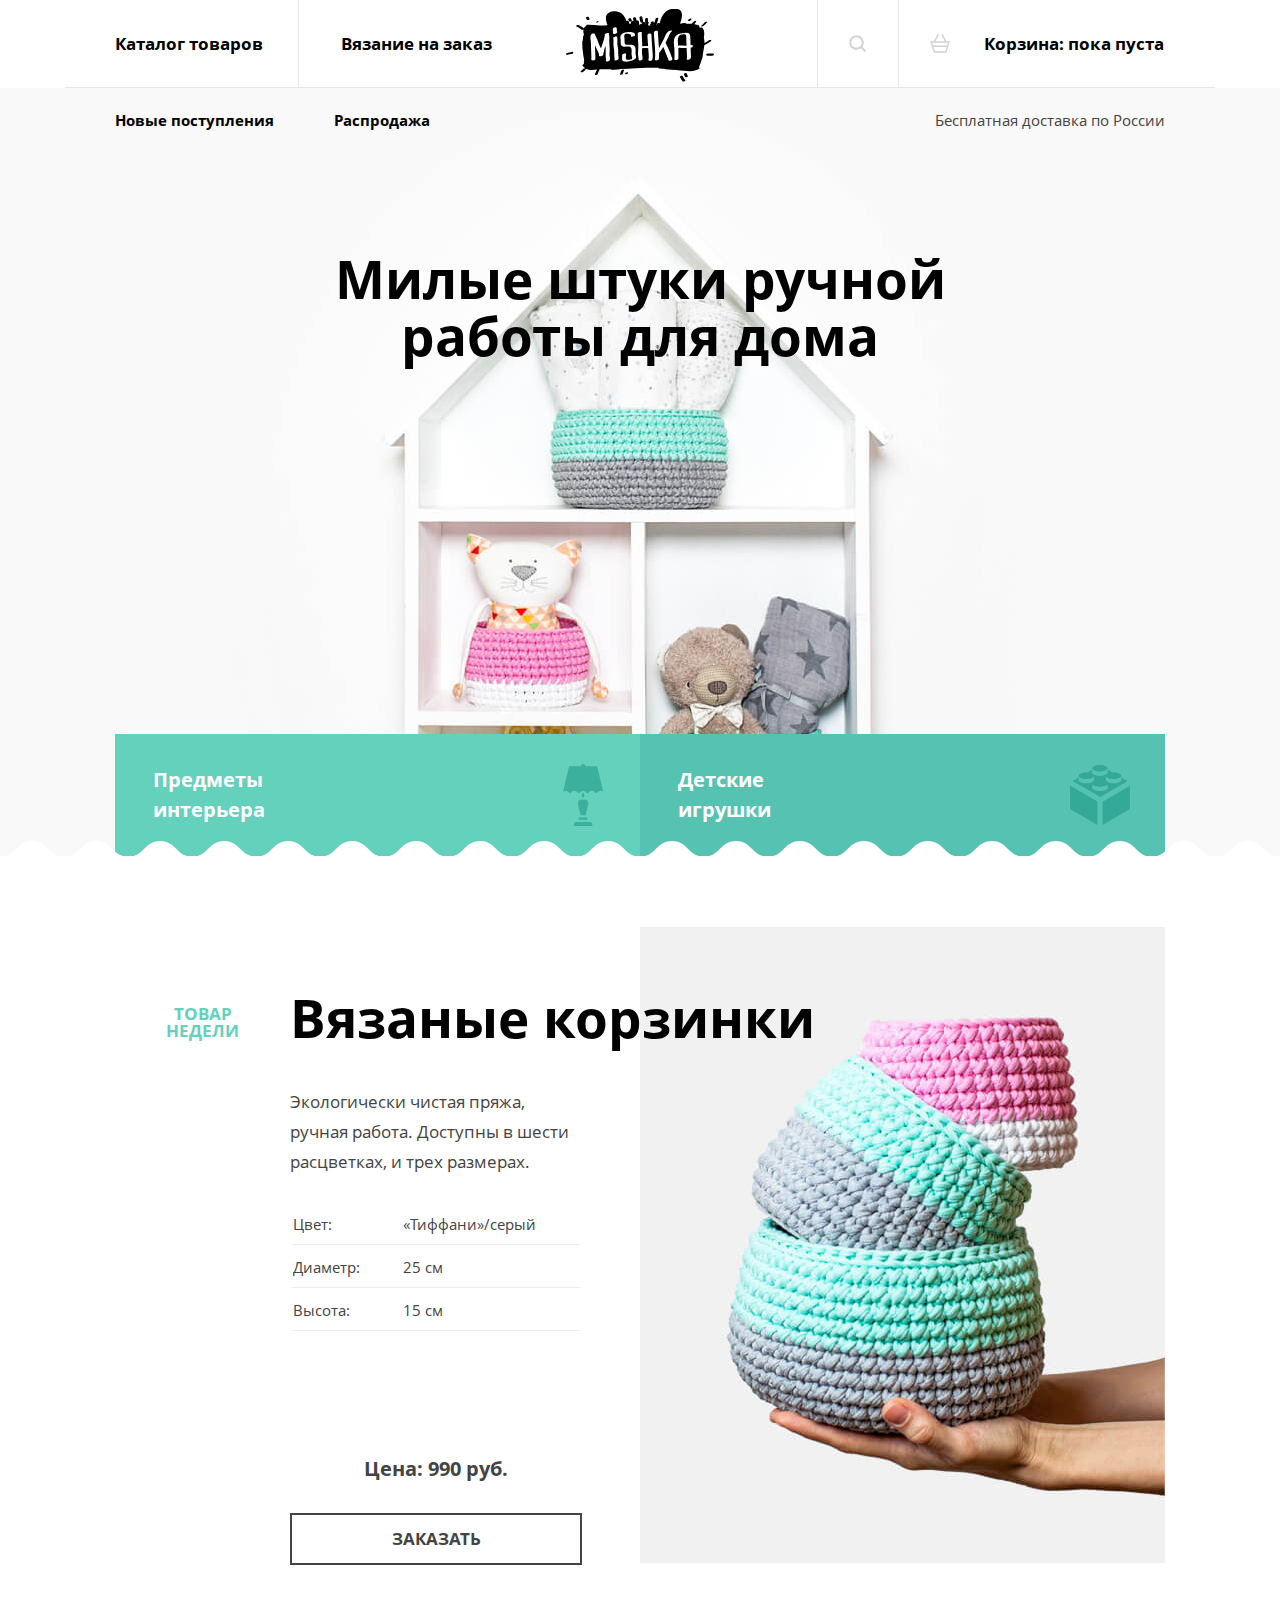
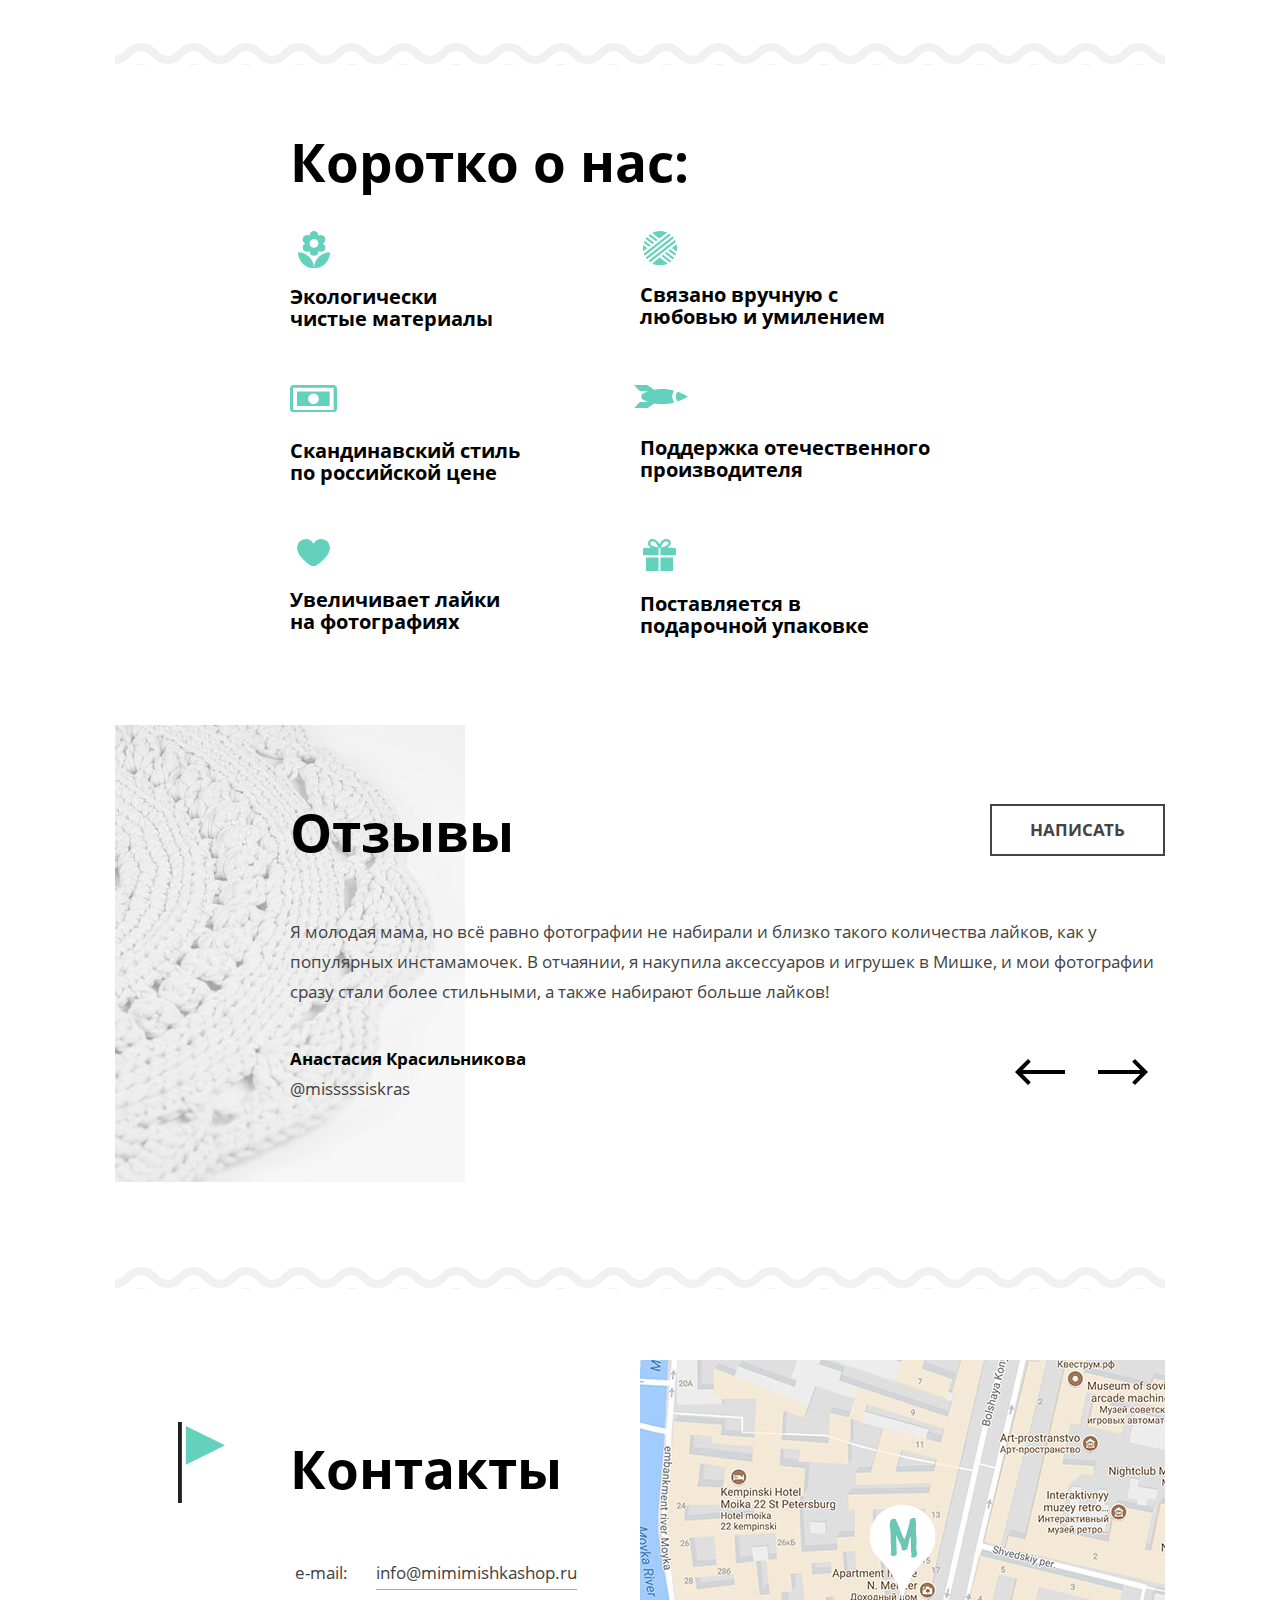
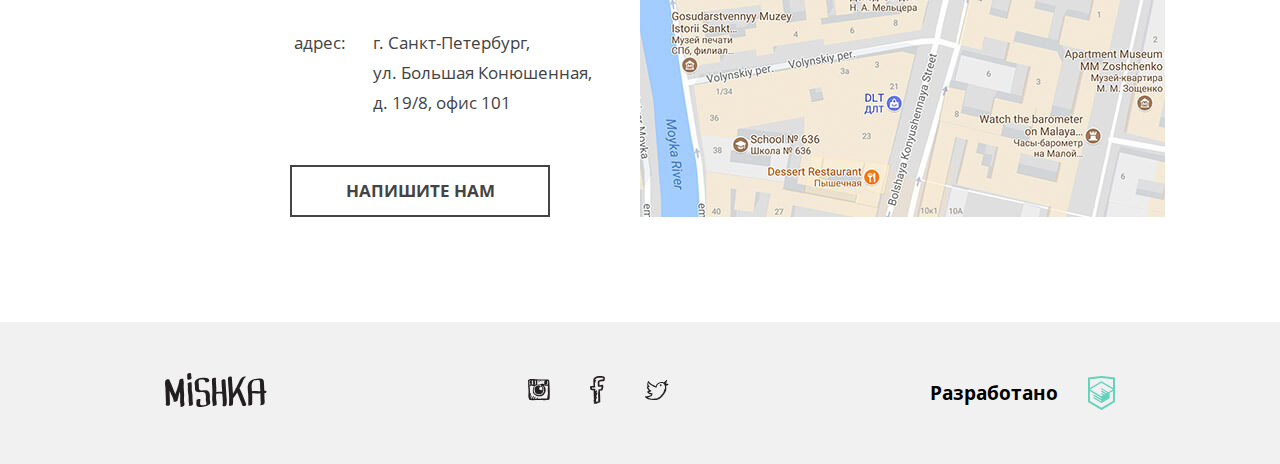
<file: index.html>
<!DOCTYPE html>
<html lang="en">

<head>
	<meta charset="UTF-8">
	<title>Mishka</title>
	<meta name="viewport" content="width=device-width,initial-scale=1">
	<meta name="format-detection" content="telephone=no">
	<meta name="description" content="Сайт магазина Mishka">
	<link rel="stylesheet" href="css/style.min.css">
	<link rel="stylesheet" href="css/normalize.min.css">
</head>

<body>
	<header class="page-header page-header--main">
		<nav class="main-nav main-nav--index main-nav--closed">
			<div class="main-nav__wrapper">
				<a class="page-header__logo">
					<picture>
						<source media="(min-width: 1150px)" srcset="img/logo-desktop.svg">
						<source media="(min-width: 768px)" srcset="img/logo-tablet.svg">
						<img class="page-header__logo-image" src="img/logo-mobile.svg" alt="Логотип магазина Mishka">
					</picture>
				</a>
				<button class="main-nav__toggle main-nav__toggle--open"><span class="visually-hidden">Открыть главное меню</span></button>
				<button class="main-nav__toggle main-nav__toggle--close"><span class="visually-hidden">Закрыть главное меню</span></button>
				<ul class="main-nav__list">
					<li class="main-nav__item main-nav__item--catalog"><a href="catalog.html">Каталог товаров</a></li>
					<li class="main-nav__item main-nav__item--order"><a href="form.html">Вязание на заказ</a></li>
					<li class="main-nav__item main-nav__item--search"><a>
							<svg fill="#d3d2d2" version="1.1" xmlns="http://www.w3.org/2000/svg" xmlns:xlink="http://www.w3.org/1999/xlink" x="0px" y="0px" width="17.6px" height="17.6px" viewBox="-0.8 -0.8 18.6 18.6" enable-background="new -0.8 -0.8 17.6 17.6" xml:space="preserve">
								<path d="M16.47,14.93l-3.415-3.415C14.02,10.226,14.6,8.634,14.6,6.899c0-4.253-3.447-7.699-7.7-7.699
	S-0.8,2.646-0.8,6.899s3.446,7.7,7.699,7.7c1.734,0,3.326-0.58,4.613-1.546l3.417,3.416c0.203,0.202,0.418,0.33,0.771,0.33
	c0.607,0,1.1-0.492,1.1-1.1C16.8,15.459,16.739,15.2,16.47,14.93z M1.399,6.899c0-3.038,2.462-5.5,5.5-5.5s5.5,2.462,5.5,5.5
	s-2.462,5.5-5.5,5.5S1.399,9.938,1.399,6.899z" />
							</svg>
							<span>Поиск по сайту</span></a></li>
					<li class="main-nav__item main-nav__item--cart"><a>
							<svg fill="#d3d2d2" version="1.1" xmlns="http://www.w3.org/2000/svg" xmlns:xlink="http://www.w3.org/1999/xlink" x="0px" y="0px" width="20.294px" height="18.849px" viewBox="264.205 370.961 20.294 18.849" enable-background="new 264.205 370.961 20.294 18.849" xml:space="preserve">
								<path d="M283.75,378.19h-3.151l-3.407-6.814c-0.185-0.37-0.634-0.52-1.006-0.335
	c-0.371,0.186-0.521,0.636-0.335,1.006l3.071,6.143h-9.138l3.072-6.143c0.185-0.371,0.035-0.821-0.335-1.006
	c-0.37-0.185-0.821-0.035-1.006,0.335l-3.407,6.814h-3.151c-0.414,0-0.75,0.336-0.75,0.75s0.336,0.75,0.75,0.75h0.157l0.855,2.991
	c-0.187,0.137-0.316,0.347-0.316,0.595c0,0.396,0.309,0.71,0.697,0.739l1.656,5.795h12.697l1.656-5.795
	c0.388-0.028,0.698-0.344,0.698-0.739c0-0.249-0.129-0.459-0.316-0.596l0.854-2.991h0.157c0.414,0,0.75-0.336,0.75-0.75
	S284.164,378.19,283.75,378.19z M279.569,388.311h-10.433l-1.224-4.284h12.881L279.569,388.311z M281.222,382.526h-13.739
	l-0.81-2.836h15.359L281.222,382.526z" />
							</svg>
							Корзина: пока пуста</a></li>
				</ul>
			</div>
		</nav>
		<div class="page-header__wrapper">
			<p class="page-header__text-wrapper">
				<a class="page-header__side-link" href="#">Новые поступления</a>
				<a class="page-header__side-link" href="#">Распродажа</a>
				<span class="page-header__text">Бесплатная доставка по России</span>
			</p>
			<h1 class="page-header__title page-header__title--index">Милые штуки ручной <br> работы для дома</h1>
			<ul class="page-header__link-wrapper">
				<li>
					<a class="page-header__link page-header__link--interior" href="#"><span>Предметы <br> интерьера</span></a>
				</li>
				<li>
					<a class="page-header__link page-header__link--toy" href="#"><span>Детские <br> игрушки</span></a>
				</li>
			</ul>
		</div>
	</header>

	<main>
		<section class="top-product">
			<div class="top-product__wrapper">
				<div class="top-product__title-wrapper">
					<h2 class="top-product__title">Вязаные корзинки</h2>
					<span class="top-product__name">Товар <br> недели</span>
				</div>
				<div class="top-product__content-wrapper">
					<div class="top-product__text-wrapper">
						<p class="top-product__text">Экологически чистая пряжа, ручная работа. Доступны в шести расцветках, и трех размерах.</p>
						<table class="top-product__table">
							<tr class="top-product__row">
								<td class="top-product__column1">Цвет:</td>
								<td class="top-product__column2">«Тиффани»/серый</td>
							</tr>
							<tr class="top-product__row">
								<td class="top-product__column1">Диаметр:</td>
								<td class="top-product__column2">25 см</td>
							</tr>
							<tr class="top-product__row">
								<td class="top-product__column1">Высота:</td>
								<td class="top-product__column2">15 см</td>
							</tr>
						</table>
					</div>
					<div class="top-product__price-wrapper">
						<span class="top-product__price">Цена: 990 руб.</span>
						<a class="button top-product__button"><span>Заказать</span></a>
					</div>
					<picture class="top-product__picture">
						<source media="(min-width: 1150px)" srcset="img/triple-set-desktop@1x.jpg 1x, img/triple-set-desktop@2x.jpg 2x">
						<source media="(min-width: 768px)" srcset="img/triple-set-tablet@1x.jpg 1x, img/triple-set-tablet@2x.jpg 2x">
						<img class="top-product__image" src="img/triple-set-mobile@2x.jpg" alt="Фото товара недели">
					</picture>
				</div>
			</div>
		</section>
		<section class="about-us">
			<div class="about-us__wrapper">
				<h2 class="about-us__title">Коротко о нас:</h2>
				<ul class="about-us__list">
					<li class="about-us__item about-us__item--flower">Экологически <br> чистые материалы</li>
					<li class="about-us__item about-us__item--money">Скандинавский стиль <br> по российской цене</li>
					<li class="about-us__item about-us__item--heart">Увеличивает лайки <br> на фотографиях</li>
					<li class="about-us__item about-us__item--clew">Связано вручную с <br> любовью и умилением</li>
					<li class="about-us__item about-us__item--rocket">Поддержка отечественного производителя</li>
					<li class="about-us__item about-us__item--gift">Поставляется в <br> подарочной упаковке</li>
				</ul>
			</div>
		</section>
		<section class="reviews">
			<div class="reviews__wrapper">
				<h2 class="reviews__title">Отзывы</h2>
				<p class="reviews__text">Я молодая мама, но всё равно фотографии не набирали и близко такого количества лайков, как у популярных инстамамочек. В отчаянии, я накупила аксессуаров и игрушек в Мишке, и мои фотографии сразу стали более стильными, а также набирают больше лайков!</p>
				<div class="reviews__author-wrapper">
					<span class="reviews__author">Анастасия Красильникова</span>
					<span class="reviews__author-nickname">@misssssiskras</span>
				</div>
				<p class="reviews__nav">
					<button class="reviews__prev"><span class="visually-hidden">Предыдущий отзыв</span></button>
					<button class="reviews__next"><span class="visually-hidden">Следующий отзыв</span></button>
				</p>
				<button class="reviews__button button"><span>Написать</span></button>
			</div>
		</section>
		<section class="contacts">
			<div class="contacts__wrapper">
				<div class="contacts__info-wrapper">
					<h2 class="contacts__title">Контакты</h2>
					<table class="contacts__table">
						<tr>
							<td>e-mail:</td>
							<td class="contacts__email"><a>info@mimimishkashop.ru</a></td>
						</tr>
						<tr>
							<td>адрес:</td>
							<td>г. Санкт-Петербург, <br> ул. Большая Конюшенная, <br> д. 19/8, офис 101</td>
						</tr>
					</table>
				</div>
				<p class="contacts__map"></p>
				<button class="contacts__button button"><span>Напишите нам</span></button>
			</div>
		</section>
	</main>

	<footer class="page__footer">
		<div class="page-footer__wrapper">
			<a class="page-footer__logo">
				<svg fill="#231f20" version="1.1" xmlns="http://www.w3.org/2000/svg" xmlns:xlink="http://www.w3.org/1999/xlink" x="0px" y="0px" width="101.615px" height="34.056px" viewBox="0 0 101.615 34.056" enable-background="new 0 0 101.615 34.056" xml:space="preserve">
					<g>
						<path d="M19.135,21.495c-0.083-2.683-0.51-5.347-0.475-8.035c0.028-2.174,0.389-4.41-0.36-6.495
		c0.047-0.237,0.096-0.473,0.14-0.711c0.193-1.045-3.271-0.492-3.813,0.464c-0.343,0.28-0.519,0.615-0.375,0.957
		c0.037,0.086,0.069,0.174,0.102,0.261c-0.656,3.204-1.57,6.306-2.621,9.412c-0.402,1.188-0.888,2.349-1.298,3.533
		c-0.582-1.104-1.169-2.194-1.643-3.377C7.418,14.071,6.18,10.602,4.505,7.298C4.695,5.77,1.301,5.93,0.632,7.33
		c-0.809,1.694-0.705,3.403-0.438,5.214c0.3,2.042,0.353,4.05,0.377,6.111c0.047,3.976,0.358,7.943,0.417,11.919
		c-0.354,0.395-0.461,0.881-0.091,1.375c0.162,0.216,0.361,0.382,0.571,0.549c0.904,0.724,3.5,0.107,3.496-1.271
		c-0.014-4.123-0.312-8.238-0.42-12.358c-0.011-0.404-0.018-0.807-0.024-1.21c0.057,0.145,0.114,0.29,0.171,0.434
		c0.64,1.604,1.31,3.163,2.185,4.654c0.868,1.478,1.303,3.064,1.803,4.677c-0.189,0.217-0.303,0.462-0.233,0.708
		c-0.039,0.18,0.07,0.292,0.251,0.36c0.639,0.548,1.841,0.274,2.509-0.007c0.287-0.121,0.561-0.261,0.826-0.424
		c0.345-0.212,0.883-0.679,0.729-1.159c-0.03-0.093-0.058-0.186-0.087-0.279c0.47-1.27,0.709-2.589,0.965-3.93
		c0.272-1.428,0.782-2.78,1.295-4.133c0.052,0.619,0.106,1.238,0.156,1.855c0.204,2.554,0.033,5.072,0.007,7.626
		c-0.008,0.847,0.054,1.633,0.219,2.461c0.068,0.343,0.367,1.808,0.281,1.887c-0.611,0.564-0.433,1.257,0.385,1.437
		c0.915,0.201,2.081-0.105,2.77-0.742c1.198-1.106,0.632-2.845,0.361-4.241C18.661,26.501,19.208,23.879,19.135,21.495z" />
						<path d="M27.499,22.17c-0.074-1.988-0.765-3.862-0.774-5.872c-0.011-2.305,0.181-4.593-0.155-6.886
		c-0.106-0.725-4.056,0.1-3.917,1.05c0.309,2.11,0.197,4.229,0.159,6.354c-0.037,2.044,0.468,3.898,0.73,5.904
		c0.269,2.054-0.084,4.157,0.149,6.213c0.109,0.962,0.75,2.743,0.089,3.58c-0.42,0.532,1.469,0.342,1.553,0.326
		c0.769-0.142,1.793-0.392,2.304-1.038c0.653-0.828,0.196-2.426,0.053-3.357C27.374,26.385,27.576,24.249,27.499,22.17z" />
						<path d="M43.828,18.851c-2.062-2.784-5.889-0.78-8.561-1.54c-1.377-0.392-1.395-2.271-1.392-3.396
		c0.004-1.426-0.114-2.732-0.273-4.146c-0.119-1.052-0.024-2.121,0.746-2.904c0.142-0.144,0.859-0.336,0.81-0.339
		c0.354-0.061,0.676-0.076,1.067-0.093c1.549-0.066,4.613,0.232,4.019,2.483c-0.266,1.01,3.596,0.431,3.877-0.637
		c1.213-4.598-7.284-3.714-9.686-3.078C32.225,5.789,29.787,7.047,29.66,9.6c-0.061,1.219,0.273,2.379,0.325,3.587
		c0.061,1.39-0.198,2.776,0.289,4.118c1.082,2.982,5.52,1.576,7.778,1.745c3.845,0.287,2.697,5.469,2.748,7.883
		c0.027,1.288,1.181,3.429,0.211,4.507c-0.595,0.662-1.982,0.699-2.792,0.768c-0.813,0.068-2.201,0.312-2.742-0.461
		c-0.993-1.418,0.091-3.799-0.121-5.425c-0.121-0.924-4.066-0.095-3.917,1.05c0.342,2.627-1.399,6.145,2.402,6.596
		c2.441,0.289,5.191-0.161,7.5-0.928c1.196-0.396,2.307-0.942,3.243-1.793c1.035-0.941,0.694-2.348,0.417-3.547
		C44.324,24.782,45.732,21.421,43.828,18.851z" />
						<path d="M61.155,18.662c-0.122-3.777-0.69-7.513-0.706-11.297c-0.008-1.971-3.963-1.305-3.957,0.343
		c0.015,3.608,0.497,7.167,0.682,10.764c0.004,0.074,0.008,0.147,0.013,0.221c-1.949-0.018-3.899,0.177-5.853,0.246
		c0.201-4.633-0.611-9.227-0.435-13.857c0.022-0.582-3.874-0.09-3.917,1.049c-0.171,4.475,0.587,8.915,0.453,13.392
		c-0.064,2.136-0.245,4.264-0.259,6.402c-0.007,1.095,0.171,2.183,0.329,3.263c0.146,0.999,0.484,2.331,0.182,3.318
		c-0.237,0.772,3.561,0.29,3.862-0.694c0.544-1.778-0.222-4.039-0.405-5.839c-0.175-1.725-0.039-3.499,0.083-5.248
		c2.03-0.13,4.059-0.297,6.08-0.012c0.09,1.378,0.196,2.754,0.322,4.134c0.105,1.157,0.179,2.313,0.196,3.475
		c0.015,1.019,0.142,2.496-0.221,3.461c-0.773,2.057,3.15,1.889,3.723,0.364c0.703-1.87,0.502-4.199,0.383-6.164
		C61.562,23.54,61.233,21.109,61.155,18.662z" />
						<path d="M78.087,23.136c-0.939-2.758-2.373-5.177-3.616-7.797c1.001-1.949,2.018-3.898,2.932-5.888
		c0.831-1.808,1.446-3.819,3.08-5.092c0.574-0.447,0.55-0.896-0.255-0.951c-0.875-0.061-2.064,0.192-2.77,0.742
		c-1.485,1.158-2.427,2.563-3.201,4.268c-0.932,2.051-1.896,4.063-2.914,6.075c-0.074,0.147-0.149,0.295-0.224,0.443
		c-0.49,0.315-0.785,0.762-0.639,1.266c-0.792,1.563-1.6,3.117-2.499,4.61c-0.299-5.534-0.955-11.061-1.15-16.6
		c-0.045-1.27-3.971-0.479-3.917,1.049c0.243,6.868,1.219,13.719,1.286,20.587c-0.016,0.017-0.031,0.034-0.047,0.051
		c-0.301,0.308-0.19,0.494,0.051,0.602c0.002,1.75-0.059,3.501-0.209,5.254c-0.472,0.745,0.463,1.139,1.084,1.139
		c0.032,0,0.064,0,0.096,0c0.739,0,2.626-0.35,2.718-1.364c0.191-2.1,0.251-4.196,0.232-6.291c1.59-1.715,2.89-3.63,4.055-5.635
		c0.759,1.48,1.482,2.972,1.989,4.582c0.861,2.741,2.299,5.261,3.131,8.014c0.544,1.806,4.457,0.738,3.917-1.049
		C80.388,28.398,79.013,25.854,78.087,23.136z" />
						<path d="M101.59,18.501c-0.21-0.832-1.372-0.849-2.271-0.77c-0.012-0.335-0.02-0.671-0.036-1.006
		c-0.125-2.661-0.165-5.379-0.392-8.032c-0.209-2.458-1.585-3.337-3.972-3.247c-2.416,0.092-5.229,0.527-7.482,1.403
		c-2.607,1.014-4.058,2.935-4.559,5.681c-0.549,3.014,0.24,6.219,0.373,9.246c0.154,3.503,0.066,7.014,0.062,10.519
		c0,0.573,3.916,0.031,3.917-1.049c0.003-2.776,0.042-5.551,0-8.327c-0.013-0.818-0.051-1.632-0.102-2.444
		c1.369-0.593,3.687,0.012,5.05,0.141c1.107,0.104,2.169-0.166,3.244-0.292c0.021,2.312,0.107,4.635,0.202,6.944
		c0.049,1.184,0.477,3.53-0.354,4.511c-0.437,0.516,1.48,0.343,1.555,0.33c0.793-0.146,1.761-0.401,2.303-1.041
		c0.949-1.12,0.456-3.79,0.401-5.126c-0.078-1.91-0.102-3.824-0.141-5.737C100.542,20.058,101.805,19.351,101.59,18.501z
		 M86.972,18.351c-0.103-1.245-0.217-2.49-0.303-3.743c-0.16-2.331,0.117-5.583,2.29-6.999c0.58-0.379,1.675-0.315,2.354-0.438
		c0.97-0.176,1.956-0.389,2.829,0.19c1.21,0.802,0.912,3.657,0.911,4.869c-0.003,2.005,0.207,4.001,0.31,6.003
		c-0.552,0.055-1.111,0.089-1.683,0.076C91.394,18.256,89.136,17.896,86.972,18.351z" />
						<path d="M24.108,6.7c0.521-0.05,1.045-0.226,1.477-0.524c0.085-0.072,0.171-0.144,0.256-0.216c0.52-0.335,0.972-0.827,0.728-1.361
		c-0.504-1.105-0.423-2.231-0.416-3.414c0.006-0.958-0.963-1.246-1.781-1.174c-0.723,0.063-2.168,0.581-2.175,1.52
		c-0.006,0.993-0.071,2.016,0.109,2.992c-0.047,0.113-0.074,0.239-0.104,0.355c-0.055,0.212,0.016,0.42,0.142,0.59
		c0,0.045,0.002,0.089,0.002,0.134c0.005,0.112,0.01,0.224,0.015,0.335c0.073,0.232,0.216,0.409,0.429,0.53
		C23.178,6.7,23.668,6.742,24.108,6.7z" />
					</g>
				</svg>
			</a>
			<ul class="social">
				<li class="social__item social__item--instagram">
					<a>
						<svg version="1.1" xmlns="http://www.w3.org/2000/svg" xmlns:xlink="http://www.w3.org/1999/xlink" x="0px" y="0px" width="21.769px" height="21.334px" viewBox="53.115 53.19 21.769 21.334" enable-background="new 53.115 53.19 21.769 21.334" xml:space="preserve">
							<g id="instagram">
								<g>
									<path fill="#231F20" d="M74.881,65.336c-0.013-2.395-0.344-4.788-0.303-7.135c-0.023-0.788-0.086-1.535-0.152-2.278
			c-0.105-0.3-0.111-0.699-0.152-1.062c-0.26-0.17-0.222-0.64-0.456-0.835c-0.423-0.233-1.201-0.114-1.744-0.227
			c-0.657-0.026-1.254-0.115-1.899-0.153c-1.936-0.101-3.973-0.076-5.996-0.076c-2.001,0-3.954-0.145-5.695-0.379h-2.202
			c-0.097,0.004-0.105,0.098-0.227,0.076c-0.599,0.034-1.077,0.188-1.595,0.303c-0.21,0.119-0.421,0.235-0.683,0.304
			c-0.136,0.192-0.513,0.145-0.607,0.379c-0.186,0.212,0.185,0.451,0,0.607v0.911c0.173,0.13,0.027,0.58,0.075,0.835v0.987
			c-0.017,1.281,0.134,2.397,0.076,3.72c0.467,2.762,0.374,6.537,0.076,9.413c0.155,0.579,0.363,1.105,0.455,1.746
			c0.256,0.479,0.335,1.133,0.683,1.52c0.502,0.206,1.233,0.186,1.898,0.229c0.383,0.098,0.667,0.293,1.14,0.304
			c2.843-0.21,5.496-0.154,8.427-0.229c2.704,0.24,5.802,0.188,8.275-0.228c0.195-0.134,0.128-0.529,0.228-0.76
			c-0.056-0.385,0.207-0.449,0.228-0.759C74.862,70.157,74.895,67.763,74.881,65.336z M61.899,59.111
			c0.757-0.153,1.48-0.341,2.429-0.304c0.71,0.076,1.287,0.283,1.897,0.456c0.116,0.184-0.243,0.547,0.153,0.684v0.076
			c0.059,0.017,0.149,0.002,0.151,0.076c0.445,0.035,0.794,0.167,1.063,0.379c0.45,0.055,0.536,0.476,1.138,0.38
			c-0.091,0.213-0.084,0.524-0.075,0.835c0.324,1.183,0.475,2.81,0.303,4.252c-0.164,0.163-0.215,0.442-0.303,0.683
			c-0.311,0.322-0.481,0.785-0.836,1.062c-0.095,0.236-0.25,0.408-0.454,0.533c-0.116,0.213-0.206,0.452-0.457,0.53
			c-0.298,0.163-0.577,0.011-0.834-0.076c-0.446,0.162-0.904,0.312-1.215,0.607c-0.816-0.096-1.648-0.175-2.43-0.304
			c-0.242-0.139-0.487-0.273-0.835-0.305c-0.227-0.204-0.496-0.364-0.836-0.455c-0.101-0.127-0.337-0.118-0.455-0.229
			c-0.198-0.029-0.229-0.227-0.456-0.229c-0.118-0.412-0.443-0.618-0.532-1.062c-0.226-0.331-0.308-0.805-0.455-1.215
			c-0.043-1.434,0.091-2.692,0.379-3.796c0.346-0.591,0.779-1.094,1.138-1.67c0.249,0.021,0.365-0.09,0.38-0.304
			c0.306,0.053,0.434-0.072,0.684-0.075C61.698,59.568,61.71,59.251,61.899,59.111z M60.229,56.378
			c-0.117-0.263-0.066-0.691-0.075-1.062c-0.007-0.285,0.278-0.279,0.304-0.532c-0.003-0.074-0.093-0.059-0.152-0.076
			c0.126-0.146,0.701-0.097,0.834,0c0.132,0.537-0.354,0.455-0.531,0.684c0.011,0.167,0.322,0.032,0.456,0.076
			c0.029,0.854-0.059,1.496,0,2.202h-0.456c-0.007,0.234,0.229,0.226,0.456,0.228c-0.059,0.286,0.092,0.363,0.075,0.607
			c-0.226,0.153-0.716,0.042-1.062,0.075C59.975,57.986,60.313,57.205,60.229,56.378z M59.546,54.784
			c0.088-0.013,0.134,0.016,0.151,0.076c0.179,0.253,0.01,0.683-0.076,0.911C59.448,55.592,59.595,55.089,59.546,54.784z
			 M59.698,56.606c-0.132-0.069-0.168-0.237-0.152-0.456C59.678,56.221,59.713,56.388,59.698,56.606z M59.698,57.973
			c-0.058,0.139-0.082-0.045-0.076-0.152C59.68,57.682,59.703,57.866,59.698,57.973z M59.546,58.201
			c0.175-0.024,0.084,0.219,0.228,0.227c-0.009,0.193-0.283,0.179-0.38,0.077C59.433,58.393,59.507,58.312,59.546,58.201z
			 M57.192,56.985c0.006-0.108,0.013-0.214-0.076-0.228c-0.073-0.733,0.13-1.415,0-1.973c0.25-0.155,0.769-0.042,1.139-0.077v1.139
			c-0.088,0.064-0.203,0.101-0.379,0.077c-0.054,0.28,0.324,0.131,0.379,0.304c0.008,0.853-0.056,1.777,0.152,2.429
			c-0.565-0.059-0.906,0.107-1.442,0.076c0.097-0.612-0.019-1.435,0.531-1.594C57.484,56.997,57.239,57.091,57.192,56.985z
			 M56.661,56.985c-0.204,0.021-0.217-0.534-0.077-0.607C56.912,56.384,56.833,56.879,56.661,56.985z M56.509,57.973
			c0.077-0.312,0.034-0.304,0.075-0.683C56.812,57.303,56.844,58.06,56.509,57.973z M56.737,55.923
			c-0.263,0.054-0.273-0.266-0.153-0.38C56.847,55.49,56.856,55.81,56.737,55.923z M56.737,54.784
			c0.033,0.159-0.052,0.201-0.076,0.304c-0.176,0.023-0.084-0.219-0.229-0.229C56.457,54.757,56.623,54.797,56.737,54.784z
			 M56.509,58.505c0.148-0.031,0.11,0.345-0.076,0.227C56.473,58.67,56.512,58.608,56.509,58.505z M55.825,54.784
			c0.029,0.259-0.438,0.32-0.379,0H55.825z M54.838,54.86c-0.034,0.219-0.326,0.179-0.379,0.379
			C54.245,55.069,54.543,54.771,54.838,54.86z M54.383,55.619c0.226-0.205,0.451-0.41,0.684-0.607
			c-0.021-0.123,0.071-0.131,0.076-0.228h0.229c0.102,0.381-0.261,0.296-0.305,0.531c0.021,0.122-0.072,0.131-0.075,0.227
			c0.02,0.335,0.121,0.588,0.075,0.988c-0.27,0.008-0.276,0.28-0.607,0.227C54.482,56.329,54.325,56.083,54.383,55.619z
			 M54.459,58.884V57.29c0.195-0.185,0.396-0.364,0.607-0.532c0.295,0.489,0.179,1.392,0.455,1.897
			C55.246,58.812,54.771,58.766,54.459,58.884z M72.68,69.968c-0.109,0.954-0.158,1.968-0.379,2.809
			c-2.89,0.123-6.02,0.005-8.883,0.153c-0.199,0.045-0.273-0.031-0.229-0.229c-0.253,0-0.258,0.247-0.531,0.229
			c0.201-0.336,0.438-0.898,0.151-1.291c-0.797,0.013-0.797,0.821-1.138,1.291c-0.686-0.053-1.137,0.127-1.823,0.075
			c0.18-0.705,0.75-1.021,0.911-1.745c-0.395-0.55-0.989,0.138-1.214,0.455c-0.204,0.48-0.557,0.81-0.76,1.29H57.8
			c0.238-0.469,0.489-0.926,0.759-1.366c0.171-0.512,0.625-0.741,0.683-1.367c-0.157-0.28-0.42-0.029-0.683,0
			c-0.123,0.182-0.272,0.335-0.38,0.531c-0.232,0.376-0.501,0.714-0.684,1.14c-0.181,0.208-0.335,0.003-0.53,0.227
			c-0.389,0.271-0.581,0.736-0.988,0.987c-0.174-0.06,0.039-0.356,0.153-0.38c0.045-0.181-0.096-0.55,0.075-0.607
			c0.063-0.366,0.212-0.647,0.379-0.91c0.119-0.742,0.521-1.199,0.684-1.898c-0.559,0.099-0.674,0.643-0.988,0.987
			c-0.212,0.445-0.542,0.772-0.683,1.291c-0.174-0.131-0.028-0.58-0.076-0.836c0.122-0.586,0.298-1.119,0.38-1.746
			c0.133-0.22,0.173-0.535,0.228-0.834c0.168-0.209,0.046-0.61-0.077-0.761c-0.226,0.027-0.374,0.133-0.455,0.304
			c-0.192-0.032-0.193,0.506-0.304,0.304c-0.045-2.587-0.451-4.812-0.456-7.438c0.026-0.331-0.183-0.424-0.228-0.685
			c1.629,0.028,3.121,0.091,4.783,0.229c-0.089,0.139-0.199,0.257-0.304,0.379c-0.144,0.07-0.226,0.173-0.378,0.304
			c-0.604,1.653-0.975,3.984-0.607,6.15c0.229,0.58,0.589,1.029,0.986,1.441c0.907,0.485,1.635,1.149,2.506,1.671
			c1.701,0.361,3.84,0.369,5.541,0c0.236-0.12,0.484-0.226,0.685-0.38c1.364-1.242,2.753-2.459,2.961-4.859v-1.367
			c-0.197-1.598-0.688-2.905-1.747-3.644c0.331-0.22,1.099,0.043,1.67,0.076c0.223,0.013,0.447,0.014,0.684,0
			c0.408-0.024,0.928-0.055,1.443,0c0.144,0.187,0.113,0.544,0.228,0.76c-0.062,1.684-0.192,3.3-0.152,5.087
			c0.103,0.454,0.127,0.986,0.229,1.441C73.046,68.209,72.9,69.126,72.68,69.968z M73.059,58.808
			c-0.639-0.12-1.232-0.284-1.897-0.379c0.072-0.333,0.799-0.01,0.987-0.228c0.385-0.223,0.295-0.92,0.304-1.519
			c0.032-0.348,0.114-0.644,0.076-1.063c-0.401-0.951-1.783-0.421-2.886-0.455c-0.225,0.718-0.47,1.8-0.304,2.657
			c0.169,0.49,1.024,0.292,1.519,0.456c-0.14,0.332-0.688,0.057-0.987,0.076c-0.296-0.083-0.707-0.052-0.986-0.151
			c-2.285,0.078-4.284,0.004-6.529,0.151c0.117-1.248,0.063-2.465-0.076-3.645h3.112c-0.344,0.364-0.912,0.507-1.29,0.835
			c-0.44,0.244-0.861,0.505-1.139,0.911c0.249,0.134,0.535-0.245,0.759-0.379c0.355-0.074,0.479-0.381,0.835-0.455
			c0.423-0.438,1.096-0.625,1.67-0.912c0.378-0.022,0.697,0.013,0.987,0.077c1.283,0.007,2.456,0.126,3.796,0.076
			c0.614,0.145,1.45,0.069,1.974,0.304c0.107,0.298,0.231,0.579,0.305,0.911C73.297,57.071,73.14,57.901,73.059,58.808z
			 M67.214,55.088C67.324,55.041,67.205,54.996,67.214,55.088L67.214,55.088z M67.214,55.088c-0.529,0.154-1.019,0.348-1.367,0.682
			C66.331,55.572,66.906,55.464,67.214,55.088z M68.276,55.695C68.387,55.648,68.269,55.604,68.276,55.695L68.276,55.695z
			 M66.53,56.606c0.727-0.158,1.181-0.591,1.746-0.911c-0.437,0.019-0.592,0.32-0.987,0.379
			C67.074,56.291,66.689,56.334,66.53,56.606z M65.847,55.771C65.736,55.818,65.854,55.863,65.847,55.771L65.847,55.771z
			 M65.164,56.378C65.274,56.332,65.156,56.286,65.164,56.378L65.164,56.378z M65.089,56.454c0.063,0.014,0.07-0.03,0.075-0.076
			C65.1,56.364,65.092,56.408,65.089,56.454z M65.012,56.53c0.064,0.014,0.072-0.03,0.077-0.076
			C65.022,56.441,65.017,56.483,65.012,56.53z M64.178,57.138c0.346-0.134,0.613-0.348,0.834-0.607
			C64.664,56.664,64.397,56.878,64.178,57.138z M66.454,58.125c0.533-0.049,0.749-0.416,1.215-0.531
			c0.284-0.298,0.784-0.381,0.987-0.76c-0.56,0.023-0.766,0.399-1.216,0.531C67.156,57.662,66.689,57.778,66.454,58.125z
			 M64.178,57.138C63.861,57.064,64.162,57.365,64.178,57.138L64.178,57.138z M63.645,57.517c0.021,0.021,0.115-0.037,0.076-0.077
			C63.7,57.42,63.605,57.478,63.645,57.517z M66.454,58.125C66.344,58.172,66.461,58.216,66.454,58.125L66.454,58.125z
			 M65.314,59.946c-0.223-0.231-0.676-0.233-0.986-0.379c-0.697-0.038-1.223,0.093-1.746,0.229c-0.304,0.151-0.607,0.304-0.91,0.454
			c-0.266,0.166-0.444,0.417-0.76,0.532c-0.205,0.225-0.352,0.51-0.684,0.607c-0.004,0.223-0.173,0.281-0.304,0.379
			c-0.089,0.115-0.094,0.312-0.227,0.381c-0.007,0.12,0.036,0.29-0.076,0.303c0.108,1.512,0.291,2.948,0.683,4.177
			c0.287,0.623,0.975,0.846,1.442,1.29c0.589,0.297,1.328,0.444,2.126,0.531c0.277-0.052,0.553-0.105,0.911-0.076
			c1.209-0.209,2.098-0.736,2.81-1.441c0.1-0.281,0.252-0.508,0.455-0.684c-0.254-0.671,0.293-1.098,0.455-1.596
			c0.002-1.344-0.201-2.48-0.607-3.415c-0.256-0.579-0.92-0.751-1.366-1.139c-0.059-0.018-0.15-0.003-0.151-0.077
			C66.11,59.892,65.646,59.789,65.314,59.946z M61.899,64.273c-0.113-0.063-0.109-0.244-0.152-0.379
			C62.003,63.816,61.865,64.131,61.899,64.273z M61.975,64.578c0.041-0.117,0.079-0.006,0.076,0.075
			C62.011,64.771,61.972,64.658,61.975,64.578z M62.431,62.527c0.015-0.086,0.075-0.042,0.075,0
			C62.492,62.614,62.431,62.57,62.431,62.527z M64.101,60.402c-0.203,0.258,0.041,0.576,0.077,0.836
			C63.873,61.199,63.604,60.351,64.101,60.402z M64.48,64.35c-0.04-0.038,0.055-0.097,0.076-0.076
			C64.596,64.312,64.502,64.371,64.48,64.35z M65.239,67.234c0.034-0.109,0.066,0.008,0.152,0
			C65.373,67.331,65.241,67.311,65.239,67.234z M67.44,64.653c-0.233-0.057-0.145,0.208-0.379,0.152
			c0.069-0.159,0.118-0.338,0.229-0.455C67.424,64.369,67.462,64.48,67.44,64.653z M66.303,60.857
			c0.211,0.119,0.441,0.217,0.606,0.381c0.085,0.219,0.243,0.363,0.38,0.529c0.058,0.778,0.179,1.492,0.151,2.354
			c-0.257,0.099-0.438,0.271-0.683,0.381c-0.78-0.006-1.358-0.212-1.897-0.456c-0.171-0.259-0.355-0.505-0.532-0.759v-1.062
			c0.17-0.185,0.319-0.391,0.456-0.607c0.228-0.127,0.508-0.201,0.454-0.607c-0.038-0.062-0.078-0.124-0.075-0.229
			c0.158,0.045,0.245,0.159,0.379,0.229C65.865,61.028,65.952,60.811,66.303,60.857z" />
								</g>
							</g>
						</svg>

					</a>
				</li>
				<li class="social__item social__item--facebook">
					<a>
						<svg version="1.1" xmlns="http://www.w3.org/2000/svg" xmlns:xlink="http://www.w3.org/1999/xlink" x="0px" y="0px" width="14.962px" height="27.718px" viewBox="56.519 49.996 14.962 27.718" enable-background="new 56.519 49.996 14.962 27.718" xml:space="preserve">
							<g id="facebook">
								<g>
									<path fill="#231F20" d="M68.181,55.188c1.026,0.029,1.993,0,2.681-0.3c0.391-0.818,0.556-1.854,0.619-2.989
			c-0.19-0.015-0.062-0.337-0.207-0.399c-0.029-0.202-0.278-0.195-0.309-0.398c-0.277-0.165-0.457-0.422-0.723-0.598
			c-0.727-0.162-1.44-0.335-2.164-0.499c-0.849,0.044-1.895-0.103-2.58,0.1c-2.619-0.04-3.997,1.12-5.259,2.392
			c-0.023,0.078-0.003,0.197-0.105,0.199c-0.574,1.587-0.125,3.621-0.204,5.581c0.099,0.436,0.107,0.958,0.204,1.395
			c-0.998,0.296-2.212,0.387-3.402,0.499c-0.317,0.324-0.178,1.089-0.206,1.693c0.085,0.583,0.278,1.06,0.413,1.595
			c0.211,0.193,0.596,0.396,0.825,0.498c0.065,0.029,0.071,0.082,0.103,0.1c0.506,0.268,1.451,0.008,2.268,0.1
			c-0.136,1.978,0.256,3.915,0,5.68c0.007,0.327,0.295,0.382,0.208,0.798c-0.001,0.963-0.067,1.99,0.208,2.69
			c-0.287,0.455-0.497,0.982-0.415,1.794c0.122,0.016,0.114,0.157,0.105,0.299c-0.075,0.47,0.643,0.175,0.515,0.698
			c0.162,0.456-0.428,0.184-0.413,0.498v0.896c0.53,0.285,1.462,0.182,2.268,0.199c0.908-0.419,2.188-0.479,2.785-1.196
			c0.459,0.235,0.916-0.014,1.238-0.199c-0.018-0.315,0.273-0.333,0.205-0.698c-0.004-0.328-0.173-0.496-0.103-0.896V71.83
			c-0.206-2.293-0.048-4.938-0.309-7.176c0.888-0.105,1.917-0.075,2.578-0.398c0.357-0.451,0.377-1.23,0.516-1.895
			c0.177-0.226,0.221-0.583,0.206-0.996c0.19-0.213,0.068-0.729,0.104-1.096c-0.141-0.595-0.168-1.3-0.825-1.395
			c-0.884-0.235-2.043,0.595-2.991,0.299c0.049-1.134-0.293-2.342,0-3.388C66.761,55.609,67.461,55.39,68.181,55.188z
			 M64.363,59.971c0.117,0.254,0.254,0.486,0.414,0.698c0.079,0.022,0.203,0.003,0.205,0.101c1.192,0.056,2.199-0.069,3.096-0.299
			c0,0.998-0.271,1.733-0.518,2.492c-0.662,0.045-1.467,0.3-1.958,0.198c-0.276,0.165-0.372,0.506-0.62,0.698
			c-0.049,0.441,0.142,0.495,0,0.797c-0.201,0.137-0.055,0.611-0.205,0.796v1.496c0.085,0.281-0.146,0.258-0.104,0.497v3.488
			c-0.085,0.281,0.146,0.258,0.104,0.498v2.989c0.063,0.271-0.132,0.791,0.103,0.896c-0.07,0.364-0.412-0.021-0.824,0.1
			c-0.528,0.122-0.926,0.369-1.548,0.4c0.117-0.353,0.32-0.622,0.311-1.097c0.049-0.381-0.365-0.312-0.516-0.498
			c0.193-0.644,0.562-1.117,0.722-1.793c0.197-0.515,0.714-1.298,0.31-1.794c-0.522-0.105-0.521,0.293-0.826,0.398
			c-0.022,0.077-0.002,0.196-0.103,0.199c-0.023,0.077-0.003,0.196-0.103,0.199c0.01,0.12-0.151,0.062,0,0
			c0.022-0.078,0.002-0.197,0.103-0.199c0.023-0.077,0.002-0.197,0.103-0.199v-0.299c0.368-0.575,0.67-1.214,0.826-1.993
			c0.191-0.28,0.283-0.656,0.412-0.997c0.156-0.262,0.34-0.869,0.104-1.195c-0.517,0.033-0.796,0.295-0.93,0.697
			c-0.32-0.189,0.161-0.434,0.104-0.697c0.138-0.231,0.169-0.566,0.309-0.797c0.202-0.413,0.564-1.304,0-1.596
			c-0.438-0.023-0.612,0.207-0.723,0.498c-0.214,0.191-0.43,0.383-0.516,0.698c-0.373-0.07-0.143-0.727-0.206-1.097
			c-0.067-0.52,0.122-0.899,0-1.195c-0.56-0.799-2.026-0.105-3.197-0.299c-0.108-0.307-0.222-0.984-0.104-1.195
			c1.045-0.088,2.479,0.201,3.197-0.199c0.024-0.078,0.003-0.197,0.104-0.199c0.094-0.723-0.271-1-0.515-1.396
			c0.232-0.806,0.04-2.02,0.104-2.989c0.233-0.141,0.328-0.414,0.515-0.598c0.112-0.955,0.673-1.476,0.722-2.492
			c-0.273,0.001-0.607-0.055-0.619,0.199c-0.302-0.114-0.382,0.479-0.515,0.199c-0.112-0.541,0.246-0.626,0.309-0.997
			c0.599-0.418,1.212-0.82,1.856-1.195c1.741-0.244,4.648-0.449,6.086,0.198c0.051,0.616-0.287,0.854-0.207,1.496h-1.546
			c-1.092,0.24-1.987,0.672-2.991,0.997c-0.24,0.066-0.276,0.331-0.516,0.398c-0.036,0.396-0.225,0.646-0.311,0.996
			C64.182,57.424,64.394,58.582,64.363,59.971z" />
								</g>
							</g>
						</svg>

					</a>
				</li>
				<li class="social__item social__item--twitter">
					<a>
						<svg version="1.1" xmlns="http://www.w3.org/2000/svg" xmlns:xlink="http://www.w3.org/1999/xlink" x="0px" y="0px" width="23.494px" height="20.168px" viewBox="52.253 53.771 23.494 20.168" enable-background="new 52.253 53.771 23.494 20.168" xml:space="preserve">
							<g id="twitter">
								<g>
									<path fill="#231F20" d="M75.706,57.855c-0.227-0.366-0.909-0.277-1.407-0.371h-1.112c0.142-0.353,0.343-0.646,0.52-0.963
			c0.056-0.438,0.254-0.734,0.223-1.26c0.129-0.167,0.176-0.417,0.296-0.593c0.104-0.144,0.242-0.477,0.074-0.667
			c-0.051-0.221-0.295-0.249-0.593-0.222c-0.088,0.036-0.169,0.079-0.222,0.148c-0.448,0.433-0.778,1.014-1.261,1.408
			c-0.009,0.008-0.062,0-0.074,0c-0.087,0.005-0.033,0.046-0.075,0.074c-0.146,0.098-0.257,0.152-0.369,0.223
			c-0.284,0.176-0.547,0.445-0.891,0.519c-0.529-0.211-1.156-0.326-1.852-0.37c-1.157,0.102-2.303,0.215-3.038,0.741
			c-0.911,0.35-1.477,1.042-2.149,1.63c-0.049,0.32-0.342,0.398-0.37,0.741c-0.005,0.045-0.012,0.088-0.073,0.074
			c0.043,0.241-0.051,0.345-0.074,0.519c-0.001,0.133,0.199,0.431,0,0.52c-0.822-0.12-1.485-0.63-2.149-0.964
			c-0.718-0.36-1.468-0.604-2.074-1.111c-0.716-0.322-1.26-0.816-1.778-1.334c-0.208-0.312-0.542-0.496-0.667-0.89
			c-0.379-0.164-0.175-0.912-0.741-0.889c-0.315-0.043-0.345,0.199-0.444,0.37c-0.07,0.227-0.361,0.232-0.371,0.519
			c-0.004,0.046-0.011,0.088-0.074,0.075c-0.17,1.089-0.527,1.992-0.519,3.26c0.129,0.415,0.35,0.738,0.593,1.038
			c-0.418,0.051-0.716,0.222-0.89,0.519c-0.06,1.073,0.378,1.647,0.742,2.297c0.134,0.384,0.352,0.685,0.593,0.963
			c0.017,0.229,0.206,0.288,0.296,0.445c0.019,0.105,0.123,0.125,0.149,0.223c-0.04,0.105,0.289,0.18,0.073,0.221
			c-0.413,0.131-1.016,0.07-1.259,0.371c-0.109,0.279-0.109,0.833,0,1.111c0.034,0.237,0.282,0.262,0.296,0.519
			c0.499,0.417,1.082,0.747,1.631,1.112c0.574,0.166,1.211,0.271,1.852,0.37c-0.102,0.343-0.338,0.551-0.593,0.741
			c-0.78,0.381-1.849,0.474-2.742,0.74c-0.555,0.038-0.956,0.23-1.556,0.223c-0.333,0.127-0.854,0.075-1.112,0.223
			c-0.122,0.068-0.102,0.096-0.222,0.221c-0.134,0.412,0.111,0.74,0.444,0.89c-0.005,0.253,0.219,0.276,0.371,0.371
			c0.089,0.183,0.254,0.29,0.445,0.37c0.544,0.468,1.268,0.759,1.927,1.112c0.83,0.183,1.648,0.376,2.52,0.519
			c0.896,0.116,1.901,0.124,2.816,0.222h0.963c0.511,0.132,1.23,0.054,1.853,0.074c0.095-0.102,0.322-0.073,0.519-0.074
			c0.522-0.269,1.196-0.385,1.631-0.74c0.574-0.241,0.989-0.642,1.557-0.89c0.866-0.765,1.937-1.324,2.519-2.372
			c0.205-0.189,0.351-0.438,0.445-0.74c0.265-0.156,0.385-0.454,0.593-0.667c0.404-0.41,0.706-0.924,1.037-1.408
			c0.319-0.496,0.576-1.054,0.89-1.556c-0.01-0.405,0.306-0.484,0.296-0.89c0.193-0.226,0.177-0.662,0.371-0.889
			c-0.033-0.255,0.029-0.415,0.074-0.594c0.047-1.281-0.047-2.422-0.297-3.407c0.588-0.155,1.181-0.302,1.631-0.593
			C75.418,58.93,75.891,58.533,75.706,57.855z M72.298,61.931c-0.153,0.859-0.615,1.41-1.038,2.001
			c0.059,0.379-0.104,0.538-0.073,0.889c-0.158,0.312-0.287,0.652-0.371,1.037c-0.203,0.267-0.332,0.606-0.519,0.89
			c-0.366,0.548-0.777,1.051-1.186,1.557c-0.378,0.56-0.912,0.965-1.334,1.481c-0.42,0.493-0.942,0.885-1.407,1.334
			c-0.474,0.17-0.89,0.396-1.26,0.667c-0.232,0.09-0.463,0.18-0.667,0.296c-0.177,0.146-0.499,0.145-0.668,0.297
			c-1.086,0.147-2.3,0.17-3.555,0.148c-1.031-0.105-2.115-0.159-3.039-0.371c-0.922-0.189-1.511-0.712-2.297-1.037
			c0.153-0.242,0.634-0.154,0.963-0.222c0.031-0.166,0.394-0.003,0.444-0.149c0.257,0.06,0.285-0.109,0.52-0.073
			c0.563-0.201,1.23-0.302,1.705-0.593c0.282-0.138,0.406-0.434,0.667-0.593c0.033-0.189,0.104-0.341,0.222-0.444
			c0.047-0.275,0.201-0.441,0.148-0.815c0.111-0.21,0.299-0.343,0.296-0.667c-0.074-0.147-0.128-0.316-0.296-0.371
			c-0.026-0.196-0.377-0.067-0.444-0.222c-0.255,0.032-0.416-0.029-0.593-0.075c-0.154-0.043-0.487,0.092-0.519-0.073
			c-0.842-0.023-1.3-0.43-1.853-0.74c0.431-0.262,1.032-0.353,1.333-0.742c0.516-0.076,1.058-0.129,1.112-0.666
			c0-0.717-0.771-0.661-1.333-0.815c-0.773-0.66-1.194-1.672-1.779-2.52c0.238-0.157,0.564-0.226,0.741-0.444
			c0.454,0.058,0.54-0.251,0.667-0.52c0.019-0.488-0.333-0.605-0.593-0.815c-0.259-0.21-0.475-0.462-0.667-0.741
			c-0.003-0.818-0.021-1.652,0.074-2.372c0.063-0.014,0.07,0.029,0.074,0.074c0.227,0.441,0.559,0.775,0.815,1.186
			c0.532,0.357,0.925,0.853,1.556,1.112c0.452,0.413,1.108,0.621,1.557,1.038c0.601,0.263,1.158,0.57,1.704,0.889
			c0.669,0.194,1.056,0.673,2.001,0.593c0.198-0.098,0.394-0.199,0.593-0.297c0.258-0.456-0.059-1.079,0.147-1.63
			c0.255-0.659,0.797-1.031,1.26-1.481c0.29-0.155,0.555-0.335,0.815-0.519c0.347-0.098,0.675-0.216,0.964-0.371
			c0.376-0.019,0.713-0.077,1.037-0.148h1.26c0.244,0.052,0.475,0.119,0.74,0.148c0.209,0.137,0.38,0.313,0.666,0.371
			c0.789,0.693,1.271,1.696,1.409,3.039C72.175,60.934,72.35,61.323,72.298,61.931z M72.594,56.299
			c-0.129,0.34-0.23,0.707-0.593,0.815c-0.017-0.105-0.122-0.125-0.147-0.222c-0.012-0.209,0.209-0.186,0.296-0.296
			C72.312,56.511,72.395,56.348,72.594,56.299C72.587,56.209,72.702,56.253,72.594,56.299z M67.11,59.337
			c0.163,0.135,0.284,0.31,0.519,0.371c0.101,0.221,0.314,0.327,0.594,0.37c0.047-0.15,0.346-0.049,0.37-0.222
			c0.174-0.023,0.166-0.229,0.296-0.297c-0.018-0.55-0.129-1.006-0.37-1.333C67.761,57.803,66.843,58.265,67.11,59.337z" />
								</g>
							</g>
						</svg>

					</a>
				</li>
			</ul>
			<p class="copyright">
				<b class="copyright__text">Разработано</b>
				<a class="copyright__link">
					<svg version="1.1" xmlns="http://www.w3.org/2000/svg" xmlns:xlink="http://www.w3.org/1999/xlink" x="0px" y="0px" width="26.943px" height="34.09px" viewBox="0 0 26.943 34.09" enable-background="new 0 0 26.943 34.09" xml:space="preserve">
						<path d="M13.62,0.017L13.472,0L0,1.412v24.661l13.473,8.017l13.43-7.99l0.042-0.025V1.412L13.62,0.017z M25.019,12.127L13.495,5.334
	L13.494,5.23l-0.087,0.05l-0.088-0.056v0.109L1.925,12.118V3.147l11.548-1.212l11.547,1.212V12.127z M13.405,6.787L24.923,13.5
	l-4.479,2.64l-7.093-4.221l-0.014,1.415l5.904,3.513l-0.86,0.507l-5.03-2.992l-0.014,1.415l3.827,2.275l-0.782,0.523l-3.031-1.787
	l-0.014,1.413l1.853,1.091l-1.8,1.081L2.034,13.622L13.405,6.787z M1.925,15.127l11.411,6.791l0.016,1.044L5.41,18.234L5.395,19.65
	l7.979,4.795l0.018,1.076l-7.973-4.74l-0.013,1.414l8.021,4.822l0.046,0.025l8.143-4.872l-0.011-5.177l3.415-2.036v10.021
	L13.472,31.85L1.925,24.979V15.127z" />
					</svg>
				</a>
			</p>
		</div>
	</footer>

	<section class="popup">
		<div class="popup__background"></div>
		<div class="popup__wrapper">
			<h2 class="popup__title">Добавить в корзину</h2>
			<form action="#" class="popup__form">
				<span class="popup__text">Выберите размер:</span>
				<ul class="popup__list">
					<li class="popup__item">
						<button class="popup__size-button" type="button">S</button>
					</li>
					<li class="popup__item">
						<button class="popup__size-button" type="button">M</button>
					</li>
					<li class="popup__item">
						<button class="popup__size-button" type="button">L</button>
					</li>
				</ul>
				<button class="popup__button button" type="submit"><span>Добавить</span></button>
			</form>
		</div>
	</section>

	<script>
		var NavToggleOpen = document.querySelector(".main-nav__toggle--open");
		var NavToggleClose = document.querySelector(".main-nav__toggle--close");
		var NavMain = document.querySelector(".main-nav");
		var Header = document.querySelector(".page-header")

		NavMain.classList.remove("main-nav--nojs");

		NavToggleOpen.addEventListener("click", function(evt) {
			evt.preventDefault();
			NavMain.classList.remove("main-nav--closed");
			NavMain.classList.add("main-nav--opened");
			Header.classList.add("page-header--nav-opened");
		})

		NavToggleClose.addEventListener("click", function(evt) {
			evt.preventDefault();
			NavMain.classList.remove("main-nav--opened");
			NavMain.classList.add("main-nav--closed");
			Header.classList.remove("page-header--nav-opened");
		})

	</script>
	<script src="js/popup.js"></script>
</body>

</html>
</file>
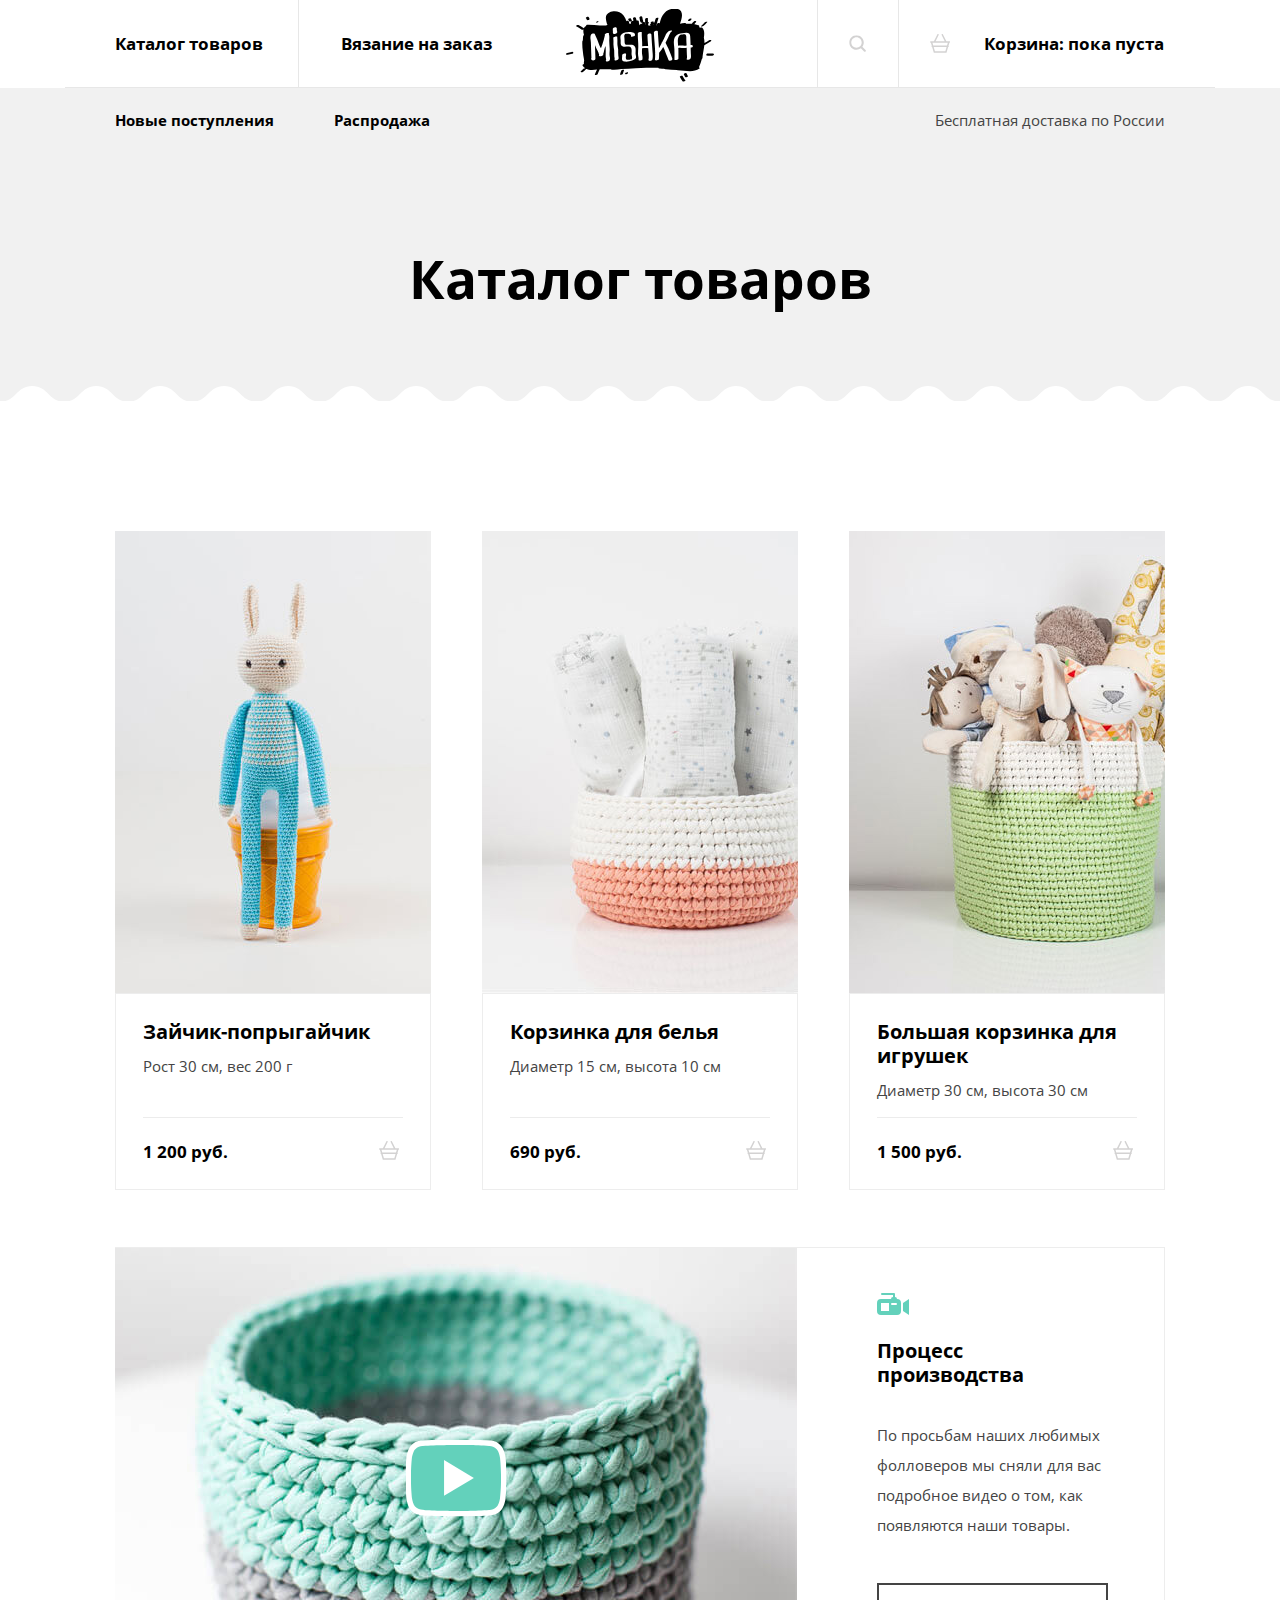
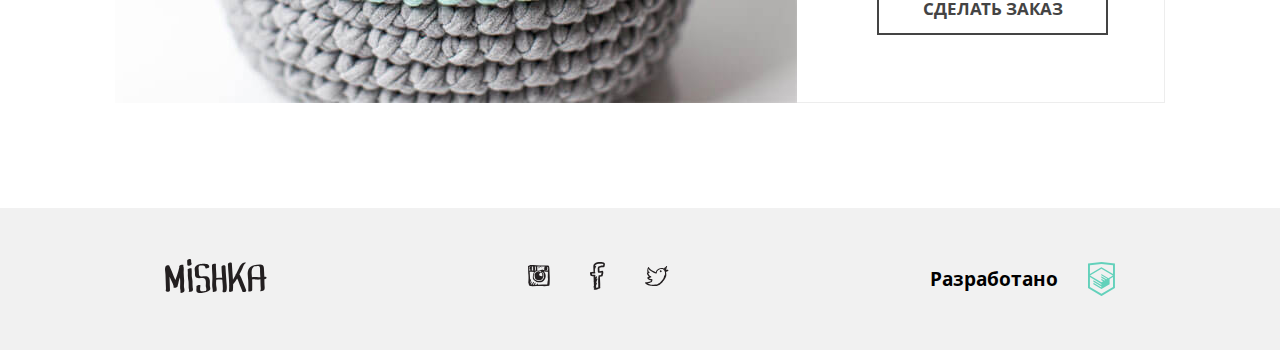
<file: catalog.html>
<!DOCTYPE html>
<html lang="en">

<head>
	<meta charset="UTF-8">
	<title>Каталог</title>
	<meta name="viewport" content="width=device-width,initial-scale=1">
	<meta name="format-detection" content="telephone=no">
	<meta name="description" content="Каталог магазина Mishka">
	<link rel="stylesheet" href="css/style.min.css">
	<link rel="stylesheet" href="css/normalize.min.css">
</head>

<body>
	<header class="page-header">
		<nav class="main-nav main-nav--closed">
			<div class="main-nav__wrapper">
				<a class="page-header__logo" href="index.html">
					<picture>
						<source media="(min-width: 1250px)" srcset="img/logo-desktop.svg">
						<source media="(min-width: 768px)" srcset="img/logo-tablet.svg">
						<img class="page-header__logo-image" src="img/logo-mobile.svg" alt="Логотип магазина Mishka">
					</picture>
				</a>
				<button class="main-nav__toggle main-nav__toggle--open"><span class="visually-hidden">Открыть главное меню</span></button>
				<button class="main-nav__toggle main-nav__toggle--close"><span class="visually-hidden">Закрыть главное меню</span></button>
				<ul class="main-nav__list">
					<li class="main-nav__item main-nav__item--catalog"><a>Каталог товаров</a></li>
					<li class="main-nav__item main-nav__item--order"><a href="form.html">Вязание на заказ</a></li>
					<li class="main-nav__item main-nav__item--search"><a>
							<svg version="1.1" xmlns="http://www.w3.org/2000/svg" xmlns:xlink="http://www.w3.org/1999/xlink" x="0px" y="0px" width="17.6px" height="17.6px" viewBox="-0.8 -0.8 18.6 18.6" enable-background="new -0.8 -0.8 17.6 17.6" xml:space="preserve">
								<path fill="#d3d2d2" d="M16.47,14.93l-3.415-3.415C14.02,10.226,14.6,8.634,14.6,6.899c0-4.253-3.447-7.699-7.7-7.699
	S-0.8,2.646-0.8,6.899s3.446,7.7,7.699,7.7c1.734,0,3.326-0.58,4.613-1.546l3.417,3.416c0.203,0.202,0.418,0.33,0.771,0.33
	c0.607,0,1.1-0.492,1.1-1.1C16.8,15.459,16.739,15.2,16.47,14.93z M1.399,6.899c0-3.038,2.462-5.5,5.5-5.5s5.5,2.462,5.5,5.5
	s-2.462,5.5-5.5,5.5S1.399,9.938,1.399,6.899z" />
							</svg>
							<span>Поиск по сайту</span></a></li>
					<li class="main-nav__item main-nav__item--cart"><a>
							<svg version="1.1" xmlns="http://www.w3.org/2000/svg" xmlns:xlink="http://www.w3.org/1999/xlink" x="0px" y="0px" width="20.294px" height="18.849px" viewBox="264.205 370.961 20.294 18.849" enable-background="new 264.205 370.961 20.294 18.849" xml:space="preserve">
								<path fill="#d3d2d2" d="M283.75,378.19h-3.151l-3.407-6.814c-0.185-0.37-0.634-0.52-1.006-0.335
	c-0.371,0.186-0.521,0.636-0.335,1.006l3.071,6.143h-9.138l3.072-6.143c0.185-0.371,0.035-0.821-0.335-1.006
	c-0.37-0.185-0.821-0.035-1.006,0.335l-3.407,6.814h-3.151c-0.414,0-0.75,0.336-0.75,0.75s0.336,0.75,0.75,0.75h0.157l0.855,2.991
	c-0.187,0.137-0.316,0.347-0.316,0.595c0,0.396,0.309,0.71,0.697,0.739l1.656,5.795h12.697l1.656-5.795
	c0.388-0.028,0.698-0.344,0.698-0.739c0-0.249-0.129-0.459-0.316-0.596l0.854-2.991h0.157c0.414,0,0.75-0.336,0.75-0.75
	S284.164,378.19,283.75,378.19z M279.569,388.311h-10.433l-1.224-4.284h12.881L279.569,388.311z M281.222,382.526h-13.739
	l-0.81-2.836h15.359L281.222,382.526z" />
							</svg>
							Корзина: пока пуста</a></li>
				</ul>
			</div>
		</nav>
		<div class="page-header__wrapper">
			<p class="page-header__text-wrapper">
				<a class="page-header__side-link" href="#">Новые поступления</a>
				<a class="page-header__side-link" href="#">Распродажа</a>
				<span class="page-header__text">Бесплатная доставка по России</span>
			</p>
			<h1 class="page-header__title">Каталог товаров</h1>
		</div>
	</header>

	<main>
		<section class="catalog">
			<div class="catalog__wrapper">
				<ul class="catalog__list">
					<li class="catalog__item">
						<picture>
							<source media="(min-width: 1150px)" srcset="img/photo-1-desktop@1x.jpg 1x, photo-1-desktop@2x.jpg 2x">
							<source media="(min-width: 768px)" srcset="img/photo-1-tablet@1x.jpg 1x, photo-1-tablet@2x.jpg 2x">
							<img class="catalog__image" src="img/photo-1-mobile@1x.jpg" srcset="img/photo-1-mobile@2x.jpg 2x" alt="Фото товара">
						</picture>
						<div class="catalog__item-wrapper">
							<a class="catalog__name">Зайчик-попрыгайчик</a>
							<p class="catalog__characteristics">Рост 30 см, вес 200 г</p>
							<b class="catalog__price">1 200 руб.</b>
							<button class="catalog__button">
								<svg fill="#d3d2d2" version="1.1" xmlns="http://www.w3.org/2000/svg" xmlns:xlink="http://www.w3.org/1999/xlink" x="0px" y="0px" width="20.294px" height="18.849px" viewBox="264.205 370.961 20.294 18.849" enable-background="new 264.205 370.961 20.294 18.849" xml:space="preserve">
									<path d="M283.75,378.19h-3.151l-3.407-6.814c-0.185-0.37-0.634-0.52-1.006-0.335
	c-0.371,0.186-0.521,0.636-0.335,1.006l3.071,6.143h-9.138l3.072-6.143c0.185-0.371,0.035-0.821-0.335-1.006
	c-0.37-0.185-0.821-0.035-1.006,0.335l-3.407,6.814h-3.151c-0.414,0-0.75,0.336-0.75,0.75s0.336,0.75,0.75,0.75h0.157l0.855,2.991
	c-0.187,0.137-0.316,0.347-0.316,0.595c0,0.396,0.309,0.71,0.697,0.739l1.656,5.795h12.697l1.656-5.795
	c0.388-0.028,0.698-0.344,0.698-0.739c0-0.249-0.129-0.459-0.316-0.596l0.854-2.991h0.157c0.414,0,0.75-0.336,0.75-0.75
	S284.164,378.19,283.75,378.19z M279.569,388.311h-10.433l-1.224-4.284h12.881L279.569,388.311z M281.222,382.526h-13.739
	l-0.81-2.836h15.359L281.222,382.526z" />
								</svg>
								<span class="visually-hidden">Добавить в корзину</span></button>
						</div>
					</li>
					<li class="catalog__item">
						<picture>
							<source media="(min-width: 1150px)" srcset="img/photo-2-desktop@1x.jpg 1x, photo-2-desktop@2x.jpg 2x">
							<source media="(min-width: 768px)" srcset="img/photo-2-tablet@1x.jpg 1x, photo-2-tablet@2x.jpg 2x">
							<img class="catalog__image" src="img/photo-2-mobile@1x.jpg" srcset="img/photo-2-mobile@2x.jpg 2x" alt="Фото товара">
						</picture>
						<div class="catalog__item-wrapper">
							<a class="catalog__name">Корзинка для белья</a>
							<p class="catalog__characteristics">Диаметр 15 см, высота 10 см</p>
							<b class="catalog__price">690 руб.</b>
							<button class="catalog__button">
								<svg fill="#d3d2d2" version="1.1" xmlns="http://www.w3.org/2000/svg" xmlns:xlink="http://www.w3.org/1999/xlink" x="0px" y="0px" width="20.294px" height="18.849px" viewBox="264.205 370.961 20.294 18.849" enable-background="new 264.205 370.961 20.294 18.849" xml:space="preserve">
									<path d="M283.75,378.19h-3.151l-3.407-6.814c-0.185-0.37-0.634-0.52-1.006-0.335
	c-0.371,0.186-0.521,0.636-0.335,1.006l3.071,6.143h-9.138l3.072-6.143c0.185-0.371,0.035-0.821-0.335-1.006
	c-0.37-0.185-0.821-0.035-1.006,0.335l-3.407,6.814h-3.151c-0.414,0-0.75,0.336-0.75,0.75s0.336,0.75,0.75,0.75h0.157l0.855,2.991
	c-0.187,0.137-0.316,0.347-0.316,0.595c0,0.396,0.309,0.71,0.697,0.739l1.656,5.795h12.697l1.656-5.795
	c0.388-0.028,0.698-0.344,0.698-0.739c0-0.249-0.129-0.459-0.316-0.596l0.854-2.991h0.157c0.414,0,0.75-0.336,0.75-0.75
	S284.164,378.19,283.75,378.19z M279.569,388.311h-10.433l-1.224-4.284h12.881L279.569,388.311z M281.222,382.526h-13.739
	l-0.81-2.836h15.359L281.222,382.526z" />
								</svg>
								<span class="visually-hidden">Добавить в корзину</span></button>
						</div>
					</li>
					<li class="catalog__item">
						<picture>
							<source media="(min-width: 1150px)" srcset="img/photo-3-desktop@1x.jpg 1x, photo-3-desktop@2x.jpg 2x">
							<source media="(min-width: 768px)" srcset="img/photo-3-tablet@1x.jpg 1x, photo-3-tablet@2x.jpg 2x">
							<img class="catalog__image" src="img/photo-3-mobile@1x.jpg" srcset="img/photo-3-mobile@2x.jpg 2x" alt="Фото товара">
						</picture>
						<div class="catalog__item-wrapper">
							<a class="catalog__name">Большая корзинка для игрушек</a>
							<p class="catalog__characteristics">Диаметр 30 см, высота 30 см</p>
							<b class="catalog__price">1 500 руб.</b>
							<button class="catalog__button">
								<svg fill="#d3d2d2" version="1.1" xmlns="http://www.w3.org/2000/svg" xmlns:xlink="http://www.w3.org/1999/xlink" x="0px" y="0px" width="20.294px" height="18.849px" viewBox="264.205 370.961 20.294 18.849" enable-background="new 264.205 370.961 20.294 18.849" xml:space="preserve">
									<path d="M283.75,378.19h-3.151l-3.407-6.814c-0.185-0.37-0.634-0.52-1.006-0.335
	c-0.371,0.186-0.521,0.636-0.335,1.006l3.071,6.143h-9.138l3.072-6.143c0.185-0.371,0.035-0.821-0.335-1.006
	c-0.37-0.185-0.821-0.035-1.006,0.335l-3.407,6.814h-3.151c-0.414,0-0.75,0.336-0.75,0.75s0.336,0.75,0.75,0.75h0.157l0.855,2.991
	c-0.187,0.137-0.316,0.347-0.316,0.595c0,0.396,0.309,0.71,0.697,0.739l1.656,5.795h12.697l1.656-5.795
	c0.388-0.028,0.698-0.344,0.698-0.739c0-0.249-0.129-0.459-0.316-0.596l0.854-2.991h0.157c0.414,0,0.75-0.336,0.75-0.75
	S284.164,378.19,283.75,378.19z M279.569,388.311h-10.433l-1.224-4.284h12.881L279.569,388.311z M281.222,382.526h-13.739
	l-0.81-2.836h15.359L281.222,382.526z" />
								</svg>
								<span class="visually-hidden">Добавить в корзину</span></button>
						</div>
					</li>
				</ul>
			</div>
		</section>
		<section class="video">
			<div class="video__wrapper">
				<div class="video__content-wrapper">
					<div class="video__player">
						<picture>
							<source media="(min-width: 1150px)" srcset="img/video-desktop@1x.jpg 1x, video-desktop@2x.jpg 2x">
							<source media="(min-width: 768px)" srcset="img/video-tablet@1x.jpg 1x, video-tablet@2x.jpg 2x">
							<img class="video__image" src="img/video-mobile@1x.jpg" srcset="img/video-mobile@2x.jpg 2x" alt="Видео">
						</picture>
						<button class="video__player-button"><span class="visually-hidden">Воспроизвести видео</span></button>
					</div>
					<div class="video__text-wrapper">
						<h2 class="video__title">Процесс производства</h2>
						<p class="video__text">По просьбам наших любимых фолловеров мы сняли для вас подробное видео о том, как появляются наши товары.</p>
						<button class="video__button button"><span>Сделать заказ</span></button>
					</div>
				</div>
			</div>
		</section>
	</main>

	<footer class="page__footer">
		<div class="page-footer__wrapper">
			<a class="page-footer__logo" href="index.html">
				<svg fill="#231f20" version="1.1" xmlns="http://www.w3.org/2000/svg" xmlns:xlink="http://www.w3.org/1999/xlink" x="0px" y="0px" width="101.615px" height="34.056px" viewBox="0 0 101.615 34.056" enable-background="new 0 0 101.615 34.056" xml:space="preserve">
					<g>
						<path d="M19.135,21.495c-0.083-2.683-0.51-5.347-0.475-8.035c0.028-2.174,0.389-4.41-0.36-6.495
		c0.047-0.237,0.096-0.473,0.14-0.711c0.193-1.045-3.271-0.492-3.813,0.464c-0.343,0.28-0.519,0.615-0.375,0.957
		c0.037,0.086,0.069,0.174,0.102,0.261c-0.656,3.204-1.57,6.306-2.621,9.412c-0.402,1.188-0.888,2.349-1.298,3.533
		c-0.582-1.104-1.169-2.194-1.643-3.377C7.418,14.071,6.18,10.602,4.505,7.298C4.695,5.77,1.301,5.93,0.632,7.33
		c-0.809,1.694-0.705,3.403-0.438,5.214c0.3,2.042,0.353,4.05,0.377,6.111c0.047,3.976,0.358,7.943,0.417,11.919
		c-0.354,0.395-0.461,0.881-0.091,1.375c0.162,0.216,0.361,0.382,0.571,0.549c0.904,0.724,3.5,0.107,3.496-1.271
		c-0.014-4.123-0.312-8.238-0.42-12.358c-0.011-0.404-0.018-0.807-0.024-1.21c0.057,0.145,0.114,0.29,0.171,0.434
		c0.64,1.604,1.31,3.163,2.185,4.654c0.868,1.478,1.303,3.064,1.803,4.677c-0.189,0.217-0.303,0.462-0.233,0.708
		c-0.039,0.18,0.07,0.292,0.251,0.36c0.639,0.548,1.841,0.274,2.509-0.007c0.287-0.121,0.561-0.261,0.826-0.424
		c0.345-0.212,0.883-0.679,0.729-1.159c-0.03-0.093-0.058-0.186-0.087-0.279c0.47-1.27,0.709-2.589,0.965-3.93
		c0.272-1.428,0.782-2.78,1.295-4.133c0.052,0.619,0.106,1.238,0.156,1.855c0.204,2.554,0.033,5.072,0.007,7.626
		c-0.008,0.847,0.054,1.633,0.219,2.461c0.068,0.343,0.367,1.808,0.281,1.887c-0.611,0.564-0.433,1.257,0.385,1.437
		c0.915,0.201,2.081-0.105,2.77-0.742c1.198-1.106,0.632-2.845,0.361-4.241C18.661,26.501,19.208,23.879,19.135,21.495z" />
						<path d="M27.499,22.17c-0.074-1.988-0.765-3.862-0.774-5.872c-0.011-2.305,0.181-4.593-0.155-6.886
		c-0.106-0.725-4.056,0.1-3.917,1.05c0.309,2.11,0.197,4.229,0.159,6.354c-0.037,2.044,0.468,3.898,0.73,5.904
		c0.269,2.054-0.084,4.157,0.149,6.213c0.109,0.962,0.75,2.743,0.089,3.58c-0.42,0.532,1.469,0.342,1.553,0.326
		c0.769-0.142,1.793-0.392,2.304-1.038c0.653-0.828,0.196-2.426,0.053-3.357C27.374,26.385,27.576,24.249,27.499,22.17z" />
						<path d="M43.828,18.851c-2.062-2.784-5.889-0.78-8.561-1.54c-1.377-0.392-1.395-2.271-1.392-3.396
		c0.004-1.426-0.114-2.732-0.273-4.146c-0.119-1.052-0.024-2.121,0.746-2.904c0.142-0.144,0.859-0.336,0.81-0.339
		c0.354-0.061,0.676-0.076,1.067-0.093c1.549-0.066,4.613,0.232,4.019,2.483c-0.266,1.01,3.596,0.431,3.877-0.637
		c1.213-4.598-7.284-3.714-9.686-3.078C32.225,5.789,29.787,7.047,29.66,9.6c-0.061,1.219,0.273,2.379,0.325,3.587
		c0.061,1.39-0.198,2.776,0.289,4.118c1.082,2.982,5.52,1.576,7.778,1.745c3.845,0.287,2.697,5.469,2.748,7.883
		c0.027,1.288,1.181,3.429,0.211,4.507c-0.595,0.662-1.982,0.699-2.792,0.768c-0.813,0.068-2.201,0.312-2.742-0.461
		c-0.993-1.418,0.091-3.799-0.121-5.425c-0.121-0.924-4.066-0.095-3.917,1.05c0.342,2.627-1.399,6.145,2.402,6.596
		c2.441,0.289,5.191-0.161,7.5-0.928c1.196-0.396,2.307-0.942,3.243-1.793c1.035-0.941,0.694-2.348,0.417-3.547
		C44.324,24.782,45.732,21.421,43.828,18.851z" />
						<path d="M61.155,18.662c-0.122-3.777-0.69-7.513-0.706-11.297c-0.008-1.971-3.963-1.305-3.957,0.343
		c0.015,3.608,0.497,7.167,0.682,10.764c0.004,0.074,0.008,0.147,0.013,0.221c-1.949-0.018-3.899,0.177-5.853,0.246
		c0.201-4.633-0.611-9.227-0.435-13.857c0.022-0.582-3.874-0.09-3.917,1.049c-0.171,4.475,0.587,8.915,0.453,13.392
		c-0.064,2.136-0.245,4.264-0.259,6.402c-0.007,1.095,0.171,2.183,0.329,3.263c0.146,0.999,0.484,2.331,0.182,3.318
		c-0.237,0.772,3.561,0.29,3.862-0.694c0.544-1.778-0.222-4.039-0.405-5.839c-0.175-1.725-0.039-3.499,0.083-5.248
		c2.03-0.13,4.059-0.297,6.08-0.012c0.09,1.378,0.196,2.754,0.322,4.134c0.105,1.157,0.179,2.313,0.196,3.475
		c0.015,1.019,0.142,2.496-0.221,3.461c-0.773,2.057,3.15,1.889,3.723,0.364c0.703-1.87,0.502-4.199,0.383-6.164
		C61.562,23.54,61.233,21.109,61.155,18.662z" />
						<path d="M78.087,23.136c-0.939-2.758-2.373-5.177-3.616-7.797c1.001-1.949,2.018-3.898,2.932-5.888
		c0.831-1.808,1.446-3.819,3.08-5.092c0.574-0.447,0.55-0.896-0.255-0.951c-0.875-0.061-2.064,0.192-2.77,0.742
		c-1.485,1.158-2.427,2.563-3.201,4.268c-0.932,2.051-1.896,4.063-2.914,6.075c-0.074,0.147-0.149,0.295-0.224,0.443
		c-0.49,0.315-0.785,0.762-0.639,1.266c-0.792,1.563-1.6,3.117-2.499,4.61c-0.299-5.534-0.955-11.061-1.15-16.6
		c-0.045-1.27-3.971-0.479-3.917,1.049c0.243,6.868,1.219,13.719,1.286,20.587c-0.016,0.017-0.031,0.034-0.047,0.051
		c-0.301,0.308-0.19,0.494,0.051,0.602c0.002,1.75-0.059,3.501-0.209,5.254c-0.472,0.745,0.463,1.139,1.084,1.139
		c0.032,0,0.064,0,0.096,0c0.739,0,2.626-0.35,2.718-1.364c0.191-2.1,0.251-4.196,0.232-6.291c1.59-1.715,2.89-3.63,4.055-5.635
		c0.759,1.48,1.482,2.972,1.989,4.582c0.861,2.741,2.299,5.261,3.131,8.014c0.544,1.806,4.457,0.738,3.917-1.049
		C80.388,28.398,79.013,25.854,78.087,23.136z" />
						<path d="M101.59,18.501c-0.21-0.832-1.372-0.849-2.271-0.77c-0.012-0.335-0.02-0.671-0.036-1.006
		c-0.125-2.661-0.165-5.379-0.392-8.032c-0.209-2.458-1.585-3.337-3.972-3.247c-2.416,0.092-5.229,0.527-7.482,1.403
		c-2.607,1.014-4.058,2.935-4.559,5.681c-0.549,3.014,0.24,6.219,0.373,9.246c0.154,3.503,0.066,7.014,0.062,10.519
		c0,0.573,3.916,0.031,3.917-1.049c0.003-2.776,0.042-5.551,0-8.327c-0.013-0.818-0.051-1.632-0.102-2.444
		c1.369-0.593,3.687,0.012,5.05,0.141c1.107,0.104,2.169-0.166,3.244-0.292c0.021,2.312,0.107,4.635,0.202,6.944
		c0.049,1.184,0.477,3.53-0.354,4.511c-0.437,0.516,1.48,0.343,1.555,0.33c0.793-0.146,1.761-0.401,2.303-1.041
		c0.949-1.12,0.456-3.79,0.401-5.126c-0.078-1.91-0.102-3.824-0.141-5.737C100.542,20.058,101.805,19.351,101.59,18.501z
		 M86.972,18.351c-0.103-1.245-0.217-2.49-0.303-3.743c-0.16-2.331,0.117-5.583,2.29-6.999c0.58-0.379,1.675-0.315,2.354-0.438
		c0.97-0.176,1.956-0.389,2.829,0.19c1.21,0.802,0.912,3.657,0.911,4.869c-0.003,2.005,0.207,4.001,0.31,6.003
		c-0.552,0.055-1.111,0.089-1.683,0.076C91.394,18.256,89.136,17.896,86.972,18.351z" />
						<path d="M24.108,6.7c0.521-0.05,1.045-0.226,1.477-0.524c0.085-0.072,0.171-0.144,0.256-0.216c0.52-0.335,0.972-0.827,0.728-1.361
		c-0.504-1.105-0.423-2.231-0.416-3.414c0.006-0.958-0.963-1.246-1.781-1.174c-0.723,0.063-2.168,0.581-2.175,1.52
		c-0.006,0.993-0.071,2.016,0.109,2.992c-0.047,0.113-0.074,0.239-0.104,0.355c-0.055,0.212,0.016,0.42,0.142,0.59
		c0,0.045,0.002,0.089,0.002,0.134c0.005,0.112,0.01,0.224,0.015,0.335c0.073,0.232,0.216,0.409,0.429,0.53
		C23.178,6.7,23.668,6.742,24.108,6.7z" />
					</g>
				</svg>
			</a>
			<ul class="social">
				<li class="social__item social__item--instagram">
					<a>
						<svg version="1.1" xmlns="http://www.w3.org/2000/svg" xmlns:xlink="http://www.w3.org/1999/xlink" x="0px" y="0px" width="21.769px" height="21.334px" viewBox="53.115 53.19 21.769 21.334" enable-background="new 53.115 53.19 21.769 21.334" xml:space="preserve">
							<g id="instagram">
								<g>
									<path fill="#231F20" d="M74.881,65.336c-0.013-2.395-0.344-4.788-0.303-7.135c-0.023-0.788-0.086-1.535-0.152-2.278
			c-0.105-0.3-0.111-0.699-0.152-1.062c-0.26-0.17-0.222-0.64-0.456-0.835c-0.423-0.233-1.201-0.114-1.744-0.227
			c-0.657-0.026-1.254-0.115-1.899-0.153c-1.936-0.101-3.973-0.076-5.996-0.076c-2.001,0-3.954-0.145-5.695-0.379h-2.202
			c-0.097,0.004-0.105,0.098-0.227,0.076c-0.599,0.034-1.077,0.188-1.595,0.303c-0.21,0.119-0.421,0.235-0.683,0.304
			c-0.136,0.192-0.513,0.145-0.607,0.379c-0.186,0.212,0.185,0.451,0,0.607v0.911c0.173,0.13,0.027,0.58,0.075,0.835v0.987
			c-0.017,1.281,0.134,2.397,0.076,3.72c0.467,2.762,0.374,6.537,0.076,9.413c0.155,0.579,0.363,1.105,0.455,1.746
			c0.256,0.479,0.335,1.133,0.683,1.52c0.502,0.206,1.233,0.186,1.898,0.229c0.383,0.098,0.667,0.293,1.14,0.304
			c2.843-0.21,5.496-0.154,8.427-0.229c2.704,0.24,5.802,0.188,8.275-0.228c0.195-0.134,0.128-0.529,0.228-0.76
			c-0.056-0.385,0.207-0.449,0.228-0.759C74.862,70.157,74.895,67.763,74.881,65.336z M61.899,59.111
			c0.757-0.153,1.48-0.341,2.429-0.304c0.71,0.076,1.287,0.283,1.897,0.456c0.116,0.184-0.243,0.547,0.153,0.684v0.076
			c0.059,0.017,0.149,0.002,0.151,0.076c0.445,0.035,0.794,0.167,1.063,0.379c0.45,0.055,0.536,0.476,1.138,0.38
			c-0.091,0.213-0.084,0.524-0.075,0.835c0.324,1.183,0.475,2.81,0.303,4.252c-0.164,0.163-0.215,0.442-0.303,0.683
			c-0.311,0.322-0.481,0.785-0.836,1.062c-0.095,0.236-0.25,0.408-0.454,0.533c-0.116,0.213-0.206,0.452-0.457,0.53
			c-0.298,0.163-0.577,0.011-0.834-0.076c-0.446,0.162-0.904,0.312-1.215,0.607c-0.816-0.096-1.648-0.175-2.43-0.304
			c-0.242-0.139-0.487-0.273-0.835-0.305c-0.227-0.204-0.496-0.364-0.836-0.455c-0.101-0.127-0.337-0.118-0.455-0.229
			c-0.198-0.029-0.229-0.227-0.456-0.229c-0.118-0.412-0.443-0.618-0.532-1.062c-0.226-0.331-0.308-0.805-0.455-1.215
			c-0.043-1.434,0.091-2.692,0.379-3.796c0.346-0.591,0.779-1.094,1.138-1.67c0.249,0.021,0.365-0.09,0.38-0.304
			c0.306,0.053,0.434-0.072,0.684-0.075C61.698,59.568,61.71,59.251,61.899,59.111z M60.229,56.378
			c-0.117-0.263-0.066-0.691-0.075-1.062c-0.007-0.285,0.278-0.279,0.304-0.532c-0.003-0.074-0.093-0.059-0.152-0.076
			c0.126-0.146,0.701-0.097,0.834,0c0.132,0.537-0.354,0.455-0.531,0.684c0.011,0.167,0.322,0.032,0.456,0.076
			c0.029,0.854-0.059,1.496,0,2.202h-0.456c-0.007,0.234,0.229,0.226,0.456,0.228c-0.059,0.286,0.092,0.363,0.075,0.607
			c-0.226,0.153-0.716,0.042-1.062,0.075C59.975,57.986,60.313,57.205,60.229,56.378z M59.546,54.784
			c0.088-0.013,0.134,0.016,0.151,0.076c0.179,0.253,0.01,0.683-0.076,0.911C59.448,55.592,59.595,55.089,59.546,54.784z
			 M59.698,56.606c-0.132-0.069-0.168-0.237-0.152-0.456C59.678,56.221,59.713,56.388,59.698,56.606z M59.698,57.973
			c-0.058,0.139-0.082-0.045-0.076-0.152C59.68,57.682,59.703,57.866,59.698,57.973z M59.546,58.201
			c0.175-0.024,0.084,0.219,0.228,0.227c-0.009,0.193-0.283,0.179-0.38,0.077C59.433,58.393,59.507,58.312,59.546,58.201z
			 M57.192,56.985c0.006-0.108,0.013-0.214-0.076-0.228c-0.073-0.733,0.13-1.415,0-1.973c0.25-0.155,0.769-0.042,1.139-0.077v1.139
			c-0.088,0.064-0.203,0.101-0.379,0.077c-0.054,0.28,0.324,0.131,0.379,0.304c0.008,0.853-0.056,1.777,0.152,2.429
			c-0.565-0.059-0.906,0.107-1.442,0.076c0.097-0.612-0.019-1.435,0.531-1.594C57.484,56.997,57.239,57.091,57.192,56.985z
			 M56.661,56.985c-0.204,0.021-0.217-0.534-0.077-0.607C56.912,56.384,56.833,56.879,56.661,56.985z M56.509,57.973
			c0.077-0.312,0.034-0.304,0.075-0.683C56.812,57.303,56.844,58.06,56.509,57.973z M56.737,55.923
			c-0.263,0.054-0.273-0.266-0.153-0.38C56.847,55.49,56.856,55.81,56.737,55.923z M56.737,54.784
			c0.033,0.159-0.052,0.201-0.076,0.304c-0.176,0.023-0.084-0.219-0.229-0.229C56.457,54.757,56.623,54.797,56.737,54.784z
			 M56.509,58.505c0.148-0.031,0.11,0.345-0.076,0.227C56.473,58.67,56.512,58.608,56.509,58.505z M55.825,54.784
			c0.029,0.259-0.438,0.32-0.379,0H55.825z M54.838,54.86c-0.034,0.219-0.326,0.179-0.379,0.379
			C54.245,55.069,54.543,54.771,54.838,54.86z M54.383,55.619c0.226-0.205,0.451-0.41,0.684-0.607
			c-0.021-0.123,0.071-0.131,0.076-0.228h0.229c0.102,0.381-0.261,0.296-0.305,0.531c0.021,0.122-0.072,0.131-0.075,0.227
			c0.02,0.335,0.121,0.588,0.075,0.988c-0.27,0.008-0.276,0.28-0.607,0.227C54.482,56.329,54.325,56.083,54.383,55.619z
			 M54.459,58.884V57.29c0.195-0.185,0.396-0.364,0.607-0.532c0.295,0.489,0.179,1.392,0.455,1.897
			C55.246,58.812,54.771,58.766,54.459,58.884z M72.68,69.968c-0.109,0.954-0.158,1.968-0.379,2.809
			c-2.89,0.123-6.02,0.005-8.883,0.153c-0.199,0.045-0.273-0.031-0.229-0.229c-0.253,0-0.258,0.247-0.531,0.229
			c0.201-0.336,0.438-0.898,0.151-1.291c-0.797,0.013-0.797,0.821-1.138,1.291c-0.686-0.053-1.137,0.127-1.823,0.075
			c0.18-0.705,0.75-1.021,0.911-1.745c-0.395-0.55-0.989,0.138-1.214,0.455c-0.204,0.48-0.557,0.81-0.76,1.29H57.8
			c0.238-0.469,0.489-0.926,0.759-1.366c0.171-0.512,0.625-0.741,0.683-1.367c-0.157-0.28-0.42-0.029-0.683,0
			c-0.123,0.182-0.272,0.335-0.38,0.531c-0.232,0.376-0.501,0.714-0.684,1.14c-0.181,0.208-0.335,0.003-0.53,0.227
			c-0.389,0.271-0.581,0.736-0.988,0.987c-0.174-0.06,0.039-0.356,0.153-0.38c0.045-0.181-0.096-0.55,0.075-0.607
			c0.063-0.366,0.212-0.647,0.379-0.91c0.119-0.742,0.521-1.199,0.684-1.898c-0.559,0.099-0.674,0.643-0.988,0.987
			c-0.212,0.445-0.542,0.772-0.683,1.291c-0.174-0.131-0.028-0.58-0.076-0.836c0.122-0.586,0.298-1.119,0.38-1.746
			c0.133-0.22,0.173-0.535,0.228-0.834c0.168-0.209,0.046-0.61-0.077-0.761c-0.226,0.027-0.374,0.133-0.455,0.304
			c-0.192-0.032-0.193,0.506-0.304,0.304c-0.045-2.587-0.451-4.812-0.456-7.438c0.026-0.331-0.183-0.424-0.228-0.685
			c1.629,0.028,3.121,0.091,4.783,0.229c-0.089,0.139-0.199,0.257-0.304,0.379c-0.144,0.07-0.226,0.173-0.378,0.304
			c-0.604,1.653-0.975,3.984-0.607,6.15c0.229,0.58,0.589,1.029,0.986,1.441c0.907,0.485,1.635,1.149,2.506,1.671
			c1.701,0.361,3.84,0.369,5.541,0c0.236-0.12,0.484-0.226,0.685-0.38c1.364-1.242,2.753-2.459,2.961-4.859v-1.367
			c-0.197-1.598-0.688-2.905-1.747-3.644c0.331-0.22,1.099,0.043,1.67,0.076c0.223,0.013,0.447,0.014,0.684,0
			c0.408-0.024,0.928-0.055,1.443,0c0.144,0.187,0.113,0.544,0.228,0.76c-0.062,1.684-0.192,3.3-0.152,5.087
			c0.103,0.454,0.127,0.986,0.229,1.441C73.046,68.209,72.9,69.126,72.68,69.968z M73.059,58.808
			c-0.639-0.12-1.232-0.284-1.897-0.379c0.072-0.333,0.799-0.01,0.987-0.228c0.385-0.223,0.295-0.92,0.304-1.519
			c0.032-0.348,0.114-0.644,0.076-1.063c-0.401-0.951-1.783-0.421-2.886-0.455c-0.225,0.718-0.47,1.8-0.304,2.657
			c0.169,0.49,1.024,0.292,1.519,0.456c-0.14,0.332-0.688,0.057-0.987,0.076c-0.296-0.083-0.707-0.052-0.986-0.151
			c-2.285,0.078-4.284,0.004-6.529,0.151c0.117-1.248,0.063-2.465-0.076-3.645h3.112c-0.344,0.364-0.912,0.507-1.29,0.835
			c-0.44,0.244-0.861,0.505-1.139,0.911c0.249,0.134,0.535-0.245,0.759-0.379c0.355-0.074,0.479-0.381,0.835-0.455
			c0.423-0.438,1.096-0.625,1.67-0.912c0.378-0.022,0.697,0.013,0.987,0.077c1.283,0.007,2.456,0.126,3.796,0.076
			c0.614,0.145,1.45,0.069,1.974,0.304c0.107,0.298,0.231,0.579,0.305,0.911C73.297,57.071,73.14,57.901,73.059,58.808z
			 M67.214,55.088C67.324,55.041,67.205,54.996,67.214,55.088L67.214,55.088z M67.214,55.088c-0.529,0.154-1.019,0.348-1.367,0.682
			C66.331,55.572,66.906,55.464,67.214,55.088z M68.276,55.695C68.387,55.648,68.269,55.604,68.276,55.695L68.276,55.695z
			 M66.53,56.606c0.727-0.158,1.181-0.591,1.746-0.911c-0.437,0.019-0.592,0.32-0.987,0.379
			C67.074,56.291,66.689,56.334,66.53,56.606z M65.847,55.771C65.736,55.818,65.854,55.863,65.847,55.771L65.847,55.771z
			 M65.164,56.378C65.274,56.332,65.156,56.286,65.164,56.378L65.164,56.378z M65.089,56.454c0.063,0.014,0.07-0.03,0.075-0.076
			C65.1,56.364,65.092,56.408,65.089,56.454z M65.012,56.53c0.064,0.014,0.072-0.03,0.077-0.076
			C65.022,56.441,65.017,56.483,65.012,56.53z M64.178,57.138c0.346-0.134,0.613-0.348,0.834-0.607
			C64.664,56.664,64.397,56.878,64.178,57.138z M66.454,58.125c0.533-0.049,0.749-0.416,1.215-0.531
			c0.284-0.298,0.784-0.381,0.987-0.76c-0.56,0.023-0.766,0.399-1.216,0.531C67.156,57.662,66.689,57.778,66.454,58.125z
			 M64.178,57.138C63.861,57.064,64.162,57.365,64.178,57.138L64.178,57.138z M63.645,57.517c0.021,0.021,0.115-0.037,0.076-0.077
			C63.7,57.42,63.605,57.478,63.645,57.517z M66.454,58.125C66.344,58.172,66.461,58.216,66.454,58.125L66.454,58.125z
			 M65.314,59.946c-0.223-0.231-0.676-0.233-0.986-0.379c-0.697-0.038-1.223,0.093-1.746,0.229c-0.304,0.151-0.607,0.304-0.91,0.454
			c-0.266,0.166-0.444,0.417-0.76,0.532c-0.205,0.225-0.352,0.51-0.684,0.607c-0.004,0.223-0.173,0.281-0.304,0.379
			c-0.089,0.115-0.094,0.312-0.227,0.381c-0.007,0.12,0.036,0.29-0.076,0.303c0.108,1.512,0.291,2.948,0.683,4.177
			c0.287,0.623,0.975,0.846,1.442,1.29c0.589,0.297,1.328,0.444,2.126,0.531c0.277-0.052,0.553-0.105,0.911-0.076
			c1.209-0.209,2.098-0.736,2.81-1.441c0.1-0.281,0.252-0.508,0.455-0.684c-0.254-0.671,0.293-1.098,0.455-1.596
			c0.002-1.344-0.201-2.48-0.607-3.415c-0.256-0.579-0.92-0.751-1.366-1.139c-0.059-0.018-0.15-0.003-0.151-0.077
			C66.11,59.892,65.646,59.789,65.314,59.946z M61.899,64.273c-0.113-0.063-0.109-0.244-0.152-0.379
			C62.003,63.816,61.865,64.131,61.899,64.273z M61.975,64.578c0.041-0.117,0.079-0.006,0.076,0.075
			C62.011,64.771,61.972,64.658,61.975,64.578z M62.431,62.527c0.015-0.086,0.075-0.042,0.075,0
			C62.492,62.614,62.431,62.57,62.431,62.527z M64.101,60.402c-0.203,0.258,0.041,0.576,0.077,0.836
			C63.873,61.199,63.604,60.351,64.101,60.402z M64.48,64.35c-0.04-0.038,0.055-0.097,0.076-0.076
			C64.596,64.312,64.502,64.371,64.48,64.35z M65.239,67.234c0.034-0.109,0.066,0.008,0.152,0
			C65.373,67.331,65.241,67.311,65.239,67.234z M67.44,64.653c-0.233-0.057-0.145,0.208-0.379,0.152
			c0.069-0.159,0.118-0.338,0.229-0.455C67.424,64.369,67.462,64.48,67.44,64.653z M66.303,60.857
			c0.211,0.119,0.441,0.217,0.606,0.381c0.085,0.219,0.243,0.363,0.38,0.529c0.058,0.778,0.179,1.492,0.151,2.354
			c-0.257,0.099-0.438,0.271-0.683,0.381c-0.78-0.006-1.358-0.212-1.897-0.456c-0.171-0.259-0.355-0.505-0.532-0.759v-1.062
			c0.17-0.185,0.319-0.391,0.456-0.607c0.228-0.127,0.508-0.201,0.454-0.607c-0.038-0.062-0.078-0.124-0.075-0.229
			c0.158,0.045,0.245,0.159,0.379,0.229C65.865,61.028,65.952,60.811,66.303,60.857z" />
								</g>
							</g>
						</svg>

					</a>
				</li>
				<li class="social__item social__item--facebook">
					<a>
						<svg version="1.1" xmlns="http://www.w3.org/2000/svg" xmlns:xlink="http://www.w3.org/1999/xlink" x="0px" y="0px" width="14.962px" height="27.718px" viewBox="56.519 49.996 14.962 27.718" enable-background="new 56.519 49.996 14.962 27.718" xml:space="preserve">
							<g id="facebook">
								<g>
									<path fill="#231F20" d="M68.181,55.188c1.026,0.029,1.993,0,2.681-0.3c0.391-0.818,0.556-1.854,0.619-2.989
			c-0.19-0.015-0.062-0.337-0.207-0.399c-0.029-0.202-0.278-0.195-0.309-0.398c-0.277-0.165-0.457-0.422-0.723-0.598
			c-0.727-0.162-1.44-0.335-2.164-0.499c-0.849,0.044-1.895-0.103-2.58,0.1c-2.619-0.04-3.997,1.12-5.259,2.392
			c-0.023,0.078-0.003,0.197-0.105,0.199c-0.574,1.587-0.125,3.621-0.204,5.581c0.099,0.436,0.107,0.958,0.204,1.395
			c-0.998,0.296-2.212,0.387-3.402,0.499c-0.317,0.324-0.178,1.089-0.206,1.693c0.085,0.583,0.278,1.06,0.413,1.595
			c0.211,0.193,0.596,0.396,0.825,0.498c0.065,0.029,0.071,0.082,0.103,0.1c0.506,0.268,1.451,0.008,2.268,0.1
			c-0.136,1.978,0.256,3.915,0,5.68c0.007,0.327,0.295,0.382,0.208,0.798c-0.001,0.963-0.067,1.99,0.208,2.69
			c-0.287,0.455-0.497,0.982-0.415,1.794c0.122,0.016,0.114,0.157,0.105,0.299c-0.075,0.47,0.643,0.175,0.515,0.698
			c0.162,0.456-0.428,0.184-0.413,0.498v0.896c0.53,0.285,1.462,0.182,2.268,0.199c0.908-0.419,2.188-0.479,2.785-1.196
			c0.459,0.235,0.916-0.014,1.238-0.199c-0.018-0.315,0.273-0.333,0.205-0.698c-0.004-0.328-0.173-0.496-0.103-0.896V71.83
			c-0.206-2.293-0.048-4.938-0.309-7.176c0.888-0.105,1.917-0.075,2.578-0.398c0.357-0.451,0.377-1.23,0.516-1.895
			c0.177-0.226,0.221-0.583,0.206-0.996c0.19-0.213,0.068-0.729,0.104-1.096c-0.141-0.595-0.168-1.3-0.825-1.395
			c-0.884-0.235-2.043,0.595-2.991,0.299c0.049-1.134-0.293-2.342,0-3.388C66.761,55.609,67.461,55.39,68.181,55.188z
			 M64.363,59.971c0.117,0.254,0.254,0.486,0.414,0.698c0.079,0.022,0.203,0.003,0.205,0.101c1.192,0.056,2.199-0.069,3.096-0.299
			c0,0.998-0.271,1.733-0.518,2.492c-0.662,0.045-1.467,0.3-1.958,0.198c-0.276,0.165-0.372,0.506-0.62,0.698
			c-0.049,0.441,0.142,0.495,0,0.797c-0.201,0.137-0.055,0.611-0.205,0.796v1.496c0.085,0.281-0.146,0.258-0.104,0.497v3.488
			c-0.085,0.281,0.146,0.258,0.104,0.498v2.989c0.063,0.271-0.132,0.791,0.103,0.896c-0.07,0.364-0.412-0.021-0.824,0.1
			c-0.528,0.122-0.926,0.369-1.548,0.4c0.117-0.353,0.32-0.622,0.311-1.097c0.049-0.381-0.365-0.312-0.516-0.498
			c0.193-0.644,0.562-1.117,0.722-1.793c0.197-0.515,0.714-1.298,0.31-1.794c-0.522-0.105-0.521,0.293-0.826,0.398
			c-0.022,0.077-0.002,0.196-0.103,0.199c-0.023,0.077-0.003,0.196-0.103,0.199c0.01,0.12-0.151,0.062,0,0
			c0.022-0.078,0.002-0.197,0.103-0.199c0.023-0.077,0.002-0.197,0.103-0.199v-0.299c0.368-0.575,0.67-1.214,0.826-1.993
			c0.191-0.28,0.283-0.656,0.412-0.997c0.156-0.262,0.34-0.869,0.104-1.195c-0.517,0.033-0.796,0.295-0.93,0.697
			c-0.32-0.189,0.161-0.434,0.104-0.697c0.138-0.231,0.169-0.566,0.309-0.797c0.202-0.413,0.564-1.304,0-1.596
			c-0.438-0.023-0.612,0.207-0.723,0.498c-0.214,0.191-0.43,0.383-0.516,0.698c-0.373-0.07-0.143-0.727-0.206-1.097
			c-0.067-0.52,0.122-0.899,0-1.195c-0.56-0.799-2.026-0.105-3.197-0.299c-0.108-0.307-0.222-0.984-0.104-1.195
			c1.045-0.088,2.479,0.201,3.197-0.199c0.024-0.078,0.003-0.197,0.104-0.199c0.094-0.723-0.271-1-0.515-1.396
			c0.232-0.806,0.04-2.02,0.104-2.989c0.233-0.141,0.328-0.414,0.515-0.598c0.112-0.955,0.673-1.476,0.722-2.492
			c-0.273,0.001-0.607-0.055-0.619,0.199c-0.302-0.114-0.382,0.479-0.515,0.199c-0.112-0.541,0.246-0.626,0.309-0.997
			c0.599-0.418,1.212-0.82,1.856-1.195c1.741-0.244,4.648-0.449,6.086,0.198c0.051,0.616-0.287,0.854-0.207,1.496h-1.546
			c-1.092,0.24-1.987,0.672-2.991,0.997c-0.24,0.066-0.276,0.331-0.516,0.398c-0.036,0.396-0.225,0.646-0.311,0.996
			C64.182,57.424,64.394,58.582,64.363,59.971z" />
								</g>
							</g>
						</svg>

					</a>
				</li>
				<li class="social__item social__item--twitter">
					<a>
						<svg version="1.1" xmlns="http://www.w3.org/2000/svg" xmlns:xlink="http://www.w3.org/1999/xlink" x="0px" y="0px" width="23.494px" height="20.168px" viewBox="52.253 53.771 23.494 20.168" enable-background="new 52.253 53.771 23.494 20.168" xml:space="preserve">
							<g id="twitter">
								<g>
									<path fill="#231F20" d="M75.706,57.855c-0.227-0.366-0.909-0.277-1.407-0.371h-1.112c0.142-0.353,0.343-0.646,0.52-0.963
			c0.056-0.438,0.254-0.734,0.223-1.26c0.129-0.167,0.176-0.417,0.296-0.593c0.104-0.144,0.242-0.477,0.074-0.667
			c-0.051-0.221-0.295-0.249-0.593-0.222c-0.088,0.036-0.169,0.079-0.222,0.148c-0.448,0.433-0.778,1.014-1.261,1.408
			c-0.009,0.008-0.062,0-0.074,0c-0.087,0.005-0.033,0.046-0.075,0.074c-0.146,0.098-0.257,0.152-0.369,0.223
			c-0.284,0.176-0.547,0.445-0.891,0.519c-0.529-0.211-1.156-0.326-1.852-0.37c-1.157,0.102-2.303,0.215-3.038,0.741
			c-0.911,0.35-1.477,1.042-2.149,1.63c-0.049,0.32-0.342,0.398-0.37,0.741c-0.005,0.045-0.012,0.088-0.073,0.074
			c0.043,0.241-0.051,0.345-0.074,0.519c-0.001,0.133,0.199,0.431,0,0.52c-0.822-0.12-1.485-0.63-2.149-0.964
			c-0.718-0.36-1.468-0.604-2.074-1.111c-0.716-0.322-1.26-0.816-1.778-1.334c-0.208-0.312-0.542-0.496-0.667-0.89
			c-0.379-0.164-0.175-0.912-0.741-0.889c-0.315-0.043-0.345,0.199-0.444,0.37c-0.07,0.227-0.361,0.232-0.371,0.519
			c-0.004,0.046-0.011,0.088-0.074,0.075c-0.17,1.089-0.527,1.992-0.519,3.26c0.129,0.415,0.35,0.738,0.593,1.038
			c-0.418,0.051-0.716,0.222-0.89,0.519c-0.06,1.073,0.378,1.647,0.742,2.297c0.134,0.384,0.352,0.685,0.593,0.963
			c0.017,0.229,0.206,0.288,0.296,0.445c0.019,0.105,0.123,0.125,0.149,0.223c-0.04,0.105,0.289,0.18,0.073,0.221
			c-0.413,0.131-1.016,0.07-1.259,0.371c-0.109,0.279-0.109,0.833,0,1.111c0.034,0.237,0.282,0.262,0.296,0.519
			c0.499,0.417,1.082,0.747,1.631,1.112c0.574,0.166,1.211,0.271,1.852,0.37c-0.102,0.343-0.338,0.551-0.593,0.741
			c-0.78,0.381-1.849,0.474-2.742,0.74c-0.555,0.038-0.956,0.23-1.556,0.223c-0.333,0.127-0.854,0.075-1.112,0.223
			c-0.122,0.068-0.102,0.096-0.222,0.221c-0.134,0.412,0.111,0.74,0.444,0.89c-0.005,0.253,0.219,0.276,0.371,0.371
			c0.089,0.183,0.254,0.29,0.445,0.37c0.544,0.468,1.268,0.759,1.927,1.112c0.83,0.183,1.648,0.376,2.52,0.519
			c0.896,0.116,1.901,0.124,2.816,0.222h0.963c0.511,0.132,1.23,0.054,1.853,0.074c0.095-0.102,0.322-0.073,0.519-0.074
			c0.522-0.269,1.196-0.385,1.631-0.74c0.574-0.241,0.989-0.642,1.557-0.89c0.866-0.765,1.937-1.324,2.519-2.372
			c0.205-0.189,0.351-0.438,0.445-0.74c0.265-0.156,0.385-0.454,0.593-0.667c0.404-0.41,0.706-0.924,1.037-1.408
			c0.319-0.496,0.576-1.054,0.89-1.556c-0.01-0.405,0.306-0.484,0.296-0.89c0.193-0.226,0.177-0.662,0.371-0.889
			c-0.033-0.255,0.029-0.415,0.074-0.594c0.047-1.281-0.047-2.422-0.297-3.407c0.588-0.155,1.181-0.302,1.631-0.593
			C75.418,58.93,75.891,58.533,75.706,57.855z M72.298,61.931c-0.153,0.859-0.615,1.41-1.038,2.001
			c0.059,0.379-0.104,0.538-0.073,0.889c-0.158,0.312-0.287,0.652-0.371,1.037c-0.203,0.267-0.332,0.606-0.519,0.89
			c-0.366,0.548-0.777,1.051-1.186,1.557c-0.378,0.56-0.912,0.965-1.334,1.481c-0.42,0.493-0.942,0.885-1.407,1.334
			c-0.474,0.17-0.89,0.396-1.26,0.667c-0.232,0.09-0.463,0.18-0.667,0.296c-0.177,0.146-0.499,0.145-0.668,0.297
			c-1.086,0.147-2.3,0.17-3.555,0.148c-1.031-0.105-2.115-0.159-3.039-0.371c-0.922-0.189-1.511-0.712-2.297-1.037
			c0.153-0.242,0.634-0.154,0.963-0.222c0.031-0.166,0.394-0.003,0.444-0.149c0.257,0.06,0.285-0.109,0.52-0.073
			c0.563-0.201,1.23-0.302,1.705-0.593c0.282-0.138,0.406-0.434,0.667-0.593c0.033-0.189,0.104-0.341,0.222-0.444
			c0.047-0.275,0.201-0.441,0.148-0.815c0.111-0.21,0.299-0.343,0.296-0.667c-0.074-0.147-0.128-0.316-0.296-0.371
			c-0.026-0.196-0.377-0.067-0.444-0.222c-0.255,0.032-0.416-0.029-0.593-0.075c-0.154-0.043-0.487,0.092-0.519-0.073
			c-0.842-0.023-1.3-0.43-1.853-0.74c0.431-0.262,1.032-0.353,1.333-0.742c0.516-0.076,1.058-0.129,1.112-0.666
			c0-0.717-0.771-0.661-1.333-0.815c-0.773-0.66-1.194-1.672-1.779-2.52c0.238-0.157,0.564-0.226,0.741-0.444
			c0.454,0.058,0.54-0.251,0.667-0.52c0.019-0.488-0.333-0.605-0.593-0.815c-0.259-0.21-0.475-0.462-0.667-0.741
			c-0.003-0.818-0.021-1.652,0.074-2.372c0.063-0.014,0.07,0.029,0.074,0.074c0.227,0.441,0.559,0.775,0.815,1.186
			c0.532,0.357,0.925,0.853,1.556,1.112c0.452,0.413,1.108,0.621,1.557,1.038c0.601,0.263,1.158,0.57,1.704,0.889
			c0.669,0.194,1.056,0.673,2.001,0.593c0.198-0.098,0.394-0.199,0.593-0.297c0.258-0.456-0.059-1.079,0.147-1.63
			c0.255-0.659,0.797-1.031,1.26-1.481c0.29-0.155,0.555-0.335,0.815-0.519c0.347-0.098,0.675-0.216,0.964-0.371
			c0.376-0.019,0.713-0.077,1.037-0.148h1.26c0.244,0.052,0.475,0.119,0.74,0.148c0.209,0.137,0.38,0.313,0.666,0.371
			c0.789,0.693,1.271,1.696,1.409,3.039C72.175,60.934,72.35,61.323,72.298,61.931z M72.594,56.299
			c-0.129,0.34-0.23,0.707-0.593,0.815c-0.017-0.105-0.122-0.125-0.147-0.222c-0.012-0.209,0.209-0.186,0.296-0.296
			C72.312,56.511,72.395,56.348,72.594,56.299C72.587,56.209,72.702,56.253,72.594,56.299z M67.11,59.337
			c0.163,0.135,0.284,0.31,0.519,0.371c0.101,0.221,0.314,0.327,0.594,0.37c0.047-0.15,0.346-0.049,0.37-0.222
			c0.174-0.023,0.166-0.229,0.296-0.297c-0.018-0.55-0.129-1.006-0.37-1.333C67.761,57.803,66.843,58.265,67.11,59.337z" />
								</g>
							</g>
						</svg>

					</a>
				</li>
			</ul>
			<p class="copyright">
				<b class="copyright__text">Разработано</b>
				<a class="copyright__link">
					<svg version="1.1" xmlns="http://www.w3.org/2000/svg" xmlns:xlink="http://www.w3.org/1999/xlink" x="0px" y="0px" width="26.943px" height="34.09px" viewBox="0 0 26.943 34.09" enable-background="new 0 0 26.943 34.09" xml:space="preserve">
						<path d="M13.62,0.017L13.472,0L0,1.412v24.661l13.473,8.017l13.43-7.99l0.042-0.025V1.412L13.62,0.017z M25.019,12.127L13.495,5.334
	L13.494,5.23l-0.087,0.05l-0.088-0.056v0.109L1.925,12.118V3.147l11.548-1.212l11.547,1.212V12.127z M13.405,6.787L24.923,13.5
	l-4.479,2.64l-7.093-4.221l-0.014,1.415l5.904,3.513l-0.86,0.507l-5.03-2.992l-0.014,1.415l3.827,2.275l-0.782,0.523l-3.031-1.787
	l-0.014,1.413l1.853,1.091l-1.8,1.081L2.034,13.622L13.405,6.787z M1.925,15.127l11.411,6.791l0.016,1.044L5.41,18.234L5.395,19.65
	l7.979,4.795l0.018,1.076l-7.973-4.74l-0.013,1.414l8.021,4.822l0.046,0.025l8.143-4.872l-0.011-5.177l3.415-2.036v10.021
	L13.472,31.85L1.925,24.979V15.127z" />
					</svg>
				</a>
			</p>
		</div>
	</footer>

	<section class="popup">
		<div class="popup__background"></div>
		<div class="popup__wrapper">
			<h2 class="popup__title">Добавить в корзину</h2>
			<form action="#" class="popup__form">
				<span class="popup__text">Выберите размер:</span>
				<ul class="popup__list">
					<li class="popup__item">
						<button class="popup__size-button popup__size-button--active" type="button">S</button>
					</li>
					<li class="popup__item">
						<button class="popup__size-button" type="button">M</button>
					</li>
					<li class="popup__item">
						<button class="popup__size-button" type="button">L</button>
					</li>
				</ul>
				<button class="popup__button button" type="submit"><span>Добавить</span></button>
			</form>
		</div>
	</section>

	<script>
		var NavToggleOpen = document.querySelector(".main-nav__toggle--open");
		var NavToggleClose = document.querySelector(".main-nav__toggle--close");
		var NavMain = document.querySelector(".main-nav");

		NavMain.classList.remove("main-nav--nojs");

		NavToggleOpen.addEventListener("click", function(evt) {
			evt.preventDefault();
			NavMain.classList.remove("main-nav--closed");
			NavMain.classList.add("main-nav--opened");
		})

		NavToggleClose.addEventListener("click", function(evt) {
			evt.preventDefault();
			NavMain.classList.remove("main-nav--opened");
			NavMain.classList.add("main-nav--closed");
		})

	</script>
	<script src="js/popup-catalog.js"></script>
</body>

</html>
</file>
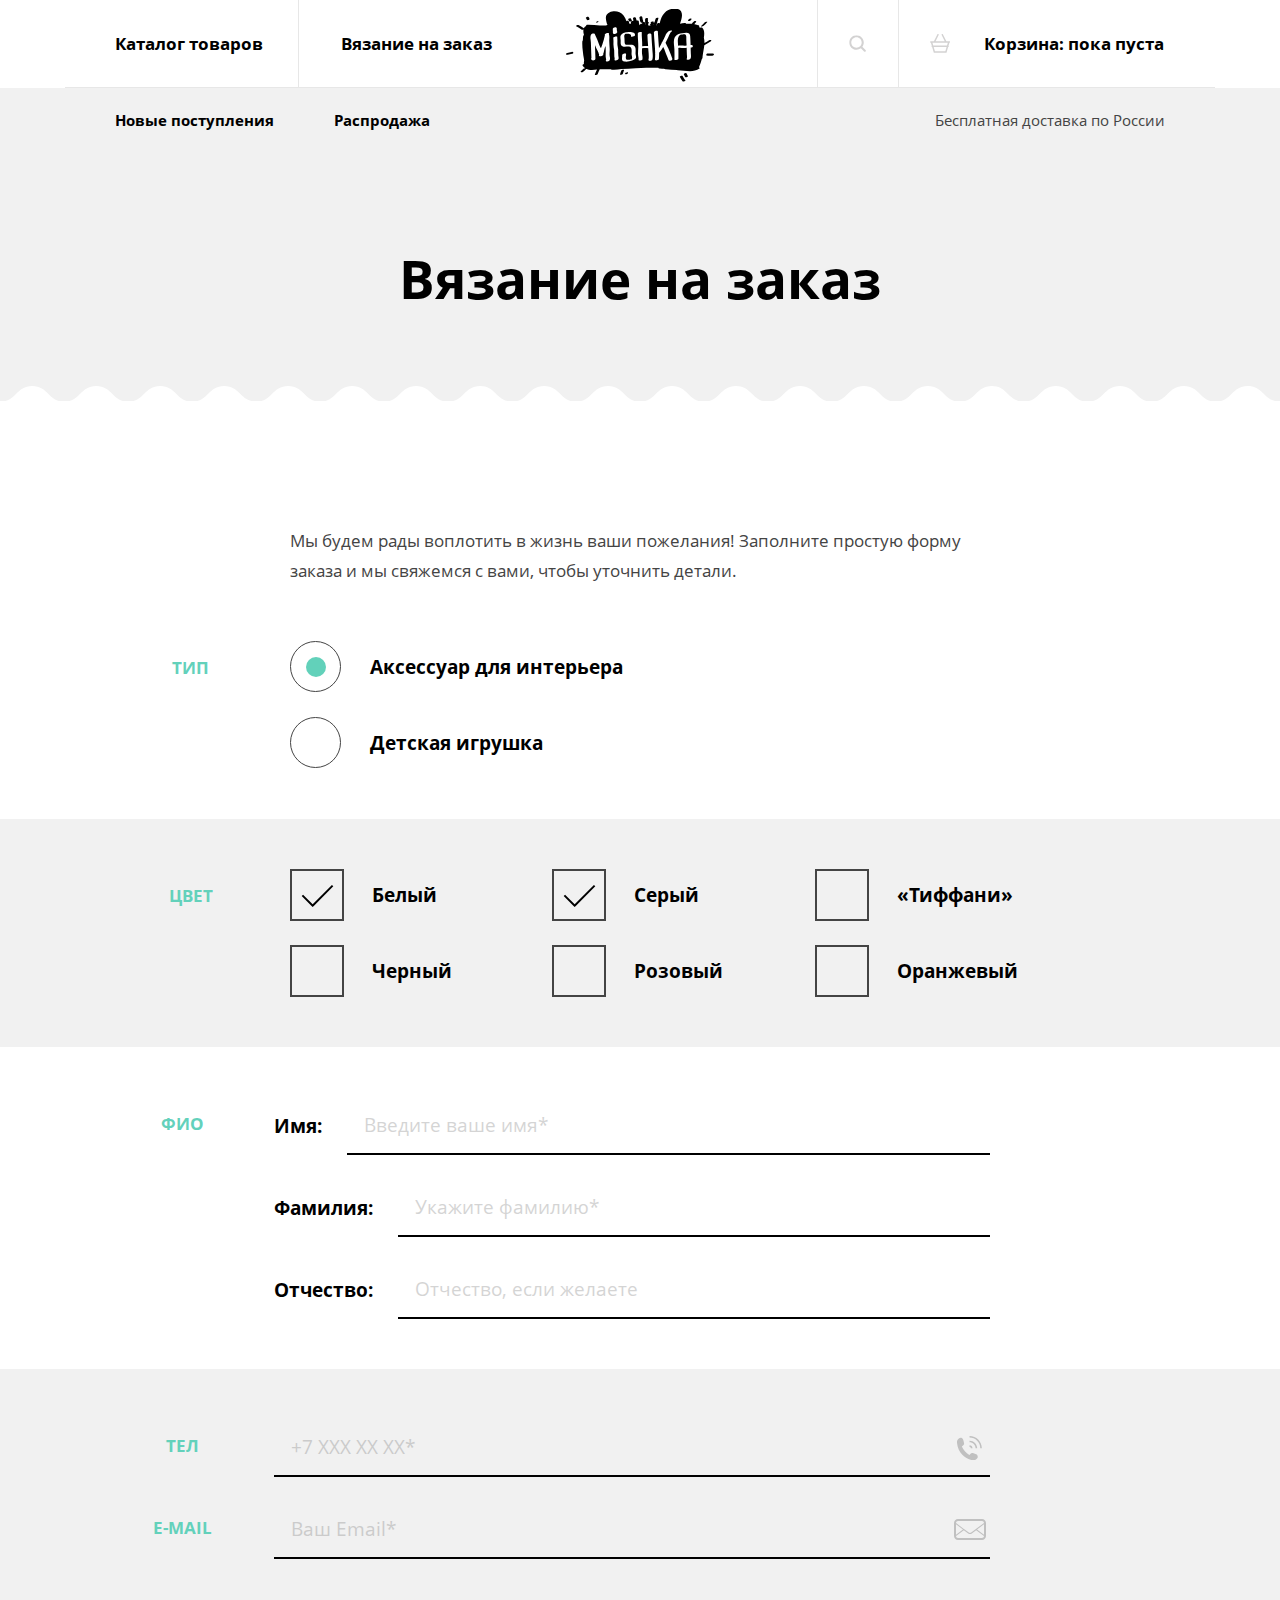
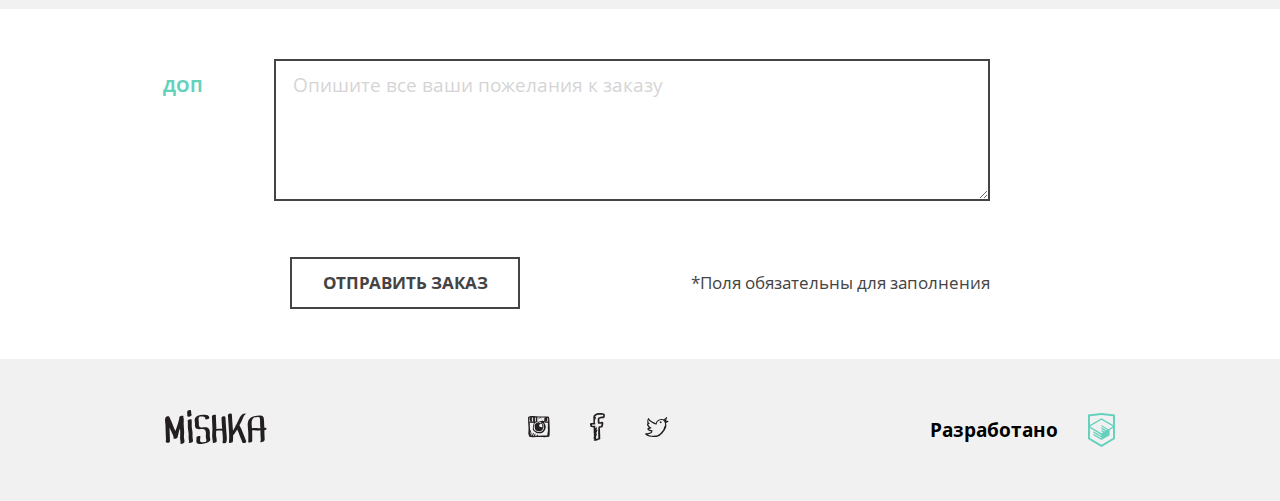
<file: form.html>
<!DOCTYPE html>
<html lang="en">

<head>
	<meta charset="UTF-8">
	<title>Вязание на заказ</title>
	<meta name="viewport" content="width=device-width,initial-scale=1">
	<meta name="format-detection" content="telephone=no">
	<meta name="description" content="Форма заказа магазина Mishka">
	<link rel="stylesheet" href="css/style.min.css">
	<link rel="stylesheet" href="css/normalize.min.css">
</head>

<body>
	<header class="page-header">
		<nav class="main-nav main-nav--closed">
			<div class="main-nav__wrapper">
				<a class="page-header__logo" href="index.html">
					<picture>
						<source media="(min-width: 1250px)" srcset="img/logo-desktop.svg">
						<source media="(min-width: 768px)" srcset="img/logo-tablet.svg">
						<img class="page-header__logo-image" src="img/logo-mobile.svg" alt="Логотип магазина Mishka">
					</picture>
				</a>
				<button class="main-nav__toggle main-nav__toggle--open"><span class="visually-hidden">Открыть главное меню</span></button>
				<button class="main-nav__toggle main-nav__toggle--close"><span class="visually-hidden">Закрыть главное меню</span></button>
				<ul class="main-nav__list">
					<li class="main-nav__item main-nav__item--catalog"><a href="catalog.html">Каталог товаров</a></li>
					<li class="main-nav__item main-nav__item--order"><a>Вязание на заказ</a></li>
					<li class="main-nav__item main-nav__item--search"><a>
							<svg version="1.1" xmlns="http://www.w3.org/2000/svg" xmlns:xlink="http://www.w3.org/1999/xlink" x="0px" y="0px" width="17.6px" height="17.6px" viewBox="-0.8 -0.8 18.6 18.6" enable-background="new -0.8 -0.8 17.6 17.6" xml:space="preserve">
								<path fill="#d3d2d2" d="M16.47,14.93l-3.415-3.415C14.02,10.226,14.6,8.634,14.6,6.899c0-4.253-3.447-7.699-7.7-7.699
	S-0.8,2.646-0.8,6.899s3.446,7.7,7.699,7.7c1.734,0,3.326-0.58,4.613-1.546l3.417,3.416c0.203,0.202,0.418,0.33,0.771,0.33
	c0.607,0,1.1-0.492,1.1-1.1C16.8,15.459,16.739,15.2,16.47,14.93z M1.399,6.899c0-3.038,2.462-5.5,5.5-5.5s5.5,2.462,5.5,5.5
	s-2.462,5.5-5.5,5.5S1.399,9.938,1.399,6.899z" />
							</svg>
							<span>Поиск по сайту</span></a></li>
					<li class="main-nav__item main-nav__item--cart"><a>
							<svg version="1.1" xmlns="http://www.w3.org/2000/svg" xmlns:xlink="http://www.w3.org/1999/xlink" x="0px" y="0px" width="20.294px" height="18.849px" viewBox="264.205 370.961 20.294 18.849" enable-background="new 264.205 370.961 20.294 18.849" xml:space="preserve">
								<path fill="#d3d2d2" d="M283.75,378.19h-3.151l-3.407-6.814c-0.185-0.37-0.634-0.52-1.006-0.335
	c-0.371,0.186-0.521,0.636-0.335,1.006l3.071,6.143h-9.138l3.072-6.143c0.185-0.371,0.035-0.821-0.335-1.006
	c-0.37-0.185-0.821-0.035-1.006,0.335l-3.407,6.814h-3.151c-0.414,0-0.75,0.336-0.75,0.75s0.336,0.75,0.75,0.75h0.157l0.855,2.991
	c-0.187,0.137-0.316,0.347-0.316,0.595c0,0.396,0.309,0.71,0.697,0.739l1.656,5.795h12.697l1.656-5.795
	c0.388-0.028,0.698-0.344,0.698-0.739c0-0.249-0.129-0.459-0.316-0.596l0.854-2.991h0.157c0.414,0,0.75-0.336,0.75-0.75
	S284.164,378.19,283.75,378.19z M279.569,388.311h-10.433l-1.224-4.284h12.881L279.569,388.311z M281.222,382.526h-13.739
	l-0.81-2.836h15.359L281.222,382.526z" />
							</svg>
							Корзина: пока пуста</a></li>
				</ul>
			</div>
		</nav>
		<div class="page-header__wrapper">
			<p class="page-header__text-wrapper">
				<a class="page-header__side-link" href="#">Новые поступления</a>
				<a class="page-header__side-link" href="#">Распродажа</a>
				<span class="page-header__text">Бесплатная доставка по России</span>
			</p>
			<h1 class="page-header__title">Вязание на заказ</h1>
		</div>
	</header>

	<main>
		<section class="form">
			<p class="form__text">Мы будем рады воплотить в жизнь ваши пожелания! Заполните простую форму заказа и мы свяжемся с вами, чтобы уточнить детали.</p>
			<form action="#">
				<fieldset class="form__group form__group--type">
					<div class="form__group-wrapper">
						<h2 class="form__title"><span>Тип</span></h2>
						<div class="form__input-wrapper">
							<p class="form__input-label-wrapper">
								<input class="visually-hidden form__input--radio" type="radio" name="radio" id="accessory" checked>
								<label class="form__label" for="accessory">Аксессуар для интерьера</label>
							</p>
							<p class="form__input-label-wrapper">
								<input class="visually-hidden form__input--radio" type="radio" name="radio" id="toy">
								<label class="form__label" for="toy">Детская игрушка</label>
							</p>
						</div>
					</div>
				</fieldset>
				<fieldset class="form__group form__group--color">
					<div class="form__group-wrapper">
						<h2 class="form__title"><span>Цвет</span></h2>
						<div class="form__input-wrapper">
							<p class="form__input-label-wrapper">
								<input class="visually-hidden form__input--checkbox" name="white-input" id="white" type="checkbox" checked>
								<label class="form__label" for="white">Белый</label>
							</p>
							<p class="form__input-label-wrapper">
								<input class="visually-hidden form__input--checkbox" name="grey-input" id="grey" type="checkbox" checked>
								<label class="form__label" for="grey">Серый</label>
							</p>
							<p class="form__input-label-wrapper">
								<input class="visually-hidden form__input--checkbox" name="tiffany-input" id="tiffany" type="checkbox">
								<label class="form__label" for="tiffany">«Тиффани»</label>
							</p>
							<p class="form__input-label-wrapper">
								<input class="visually-hidden form__input--checkbox" name="black-input" id="black" type="checkbox">
								<label class="form__label" for="black">Черный</label>
							</p>
							<p class="form__input-label-wrapper">
								<input class="visually-hidden form__input--checkbox" name="pink-input" id="pink" type="checkbox">
								<label class="form__label" for="pink">Розовый</label>
							</p>
							<p class="form__input-label-wrapper">
								<input class="visually-hidden form__input--checkbox" name="orange-input" id="orange" type="checkbox">
								<label class="form__label" for="orange">Оранжевый</label>
							</p>
						</div>
					</div>
				</fieldset>
				<fieldset class="form__group form__group--full-name">
					<div class="form__group-wrapper">
						<h2 class="form__title"><span>ФИО</span></h2>
						<div class="form__input-wrapper">
							<p class="form__input-label-wrapper">
								<label class="form__label" for="name">Имя:</label>
								<input class="form__input" type="text" id="name" placeholder="Введите ваше имя*">
							</p>
							<p class="form__input-label-wrapper">
								<label class="form__label" for="surname">Фамилия:</label>
								<input class="form__input" type="text" id="surname" placeholder="Укажите фамилию*">
							</p>
							<p class="form__input-label-wrapper">
								<label class="form__label" for="middle-name">Отчество:</label>
								<input class="form__input" type="text" id="middle-name" placeholder="Отчество, если желаете">
							</p>
						</div>
					</div>
				</fieldset>
				<fieldset class="form__group form__group--phone">
					<div class="form__group-wrapper">
						<h2 class="form__title"><span>Тел</span></h2>
						<p class="form__input-label-wrapper form__input-label-wrapper--phone">
							<input class="form__input form__input--phone" type="text" placeholder="+7 ХХХ ХХ ХХ*">
							<span class="form__input-phone-icon">
								<svg fill="000000" version="1.1" xmlns="http://www.w3.org/2000/svg" xmlns:xlink="http://www.w3.org/1999/xlink" x="0px" y="0px" width="24.829px" height="24.333px" viewBox="0 0 24.829 24.333" enable-background="new 0 0 24.829 24.333" xml:space="preserve">
									<g>
										<g id="UrwUhy_2_">
											<g>
												<path d="M17.321,24.333c-0.371,0-0.744,0-1.115,0c-4.904-0.58-8.497-2.857-11.11-5.772C2.473,15.637,0.402,11.875,0,6.817
				c0-0.453,0-0.906,0-1.358c0.091-0.921,0.544-1.55,1.067-2.086c0.65-0.666,1.63-1.522,2.522-1.553
				c0.659-0.022,1.78,0.451,2.232,1.066c0.388,0.53,0.595,1.59,0.775,2.378c0.185,0.797,0.6,1.95,0.485,2.717
				C6.905,9.177,5.317,9.684,4.85,10.553c1.551,3.721,4.089,6.456,7.472,8.345c0.847-0.465,1.595-1.864,2.767-1.892
				c0.428-0.012,0.972,0.209,1.406,0.34c0.477,0.143,0.891,0.326,1.311,0.484c0.705,0.266,1.957,0.621,2.378,1.213
				c0.433,0.61,0.681,1.608,0.581,2.231C20.571,22.508,18.538,23.877,17.321,24.333z" />
											</g>
										</g>
										<path d="M12.529,1.528c5.949,0,10.771,4.822,10.771,10.771h1.529C24.829,5.507,19.323,0,12.529,0V1.528z" />
										<path d="M12.529,9.327v1.552c0.785,0,1.421,0.636,1.421,1.42h1.553C15.502,10.657,14.172,9.327,12.529,9.327z" />
										<path d="M12.529,6.246c3.345,0,6.056,2.71,6.056,6.054h1.588c0-4.22-3.422-7.641-7.644-7.641V6.246z" />
									</g>
								</svg>
							</span>
						</p>
					</div>
				</fieldset>
				<fieldset class="form__group form__group--email">
					<div class="form__group-wrapper">
						<h2 class="form__title"><span>E-mail</span></h2>
						<p class="form__input-label-wrapper form__input-label-wrapper--email">
							<input class="form__input form__input--email" type="text" placeholder="Ваш Email*">
							<span class="form__input-email-icon">
								<svg fill="000000" version="1.1" xmlns="http://www.w3.org/2000/svg" xmlns:xlink="http://www.w3.org/1999/xlink" x="0px" y="0px" width="32px" height="32px" viewBox="0 0 32 32" enable-background="new 0 0 32 32" xml:space="preserve">
									<path id="mail" d="M28,5H4C1.791,5,0,6.792,0,9v13c0,2.209,1.791,4,4,4h24c2.209,0,4-1.791,4-4V9
	C32,6.792,30.209,5,28,5z M2,10.25l6.999,5.25L2,20.75V10.25z M30,22c0,1.104-0.898,2-2,2H4c-1.103,0-2-0.896-2-2l7.832-5.875
	l4.368,3.277c0.533,0.397,1.166,0.6,1.8,0.6c0.633,0,1.266-0.201,1.799-0.6l4.369-3.277L30,22L30,22z M30,20.75l-7-5.25l7-5.25
	V20.75z M17.199,18.602c-0.35,0.263-0.763,0.4-1.199,0.4s-0.851-0.139-1.2-0.4L10.665,15.5l-0.833-0.625L2,9.001V9
	c0-1.103,0.897-2,2-2h24c1.102,0,2,0.897,2,2L17.199,18.602z" />
								</svg>
							</span>
						</p>
					</div>
				</fieldset>
				<fieldset class="form__group form__group--add">
					<div class="form__group-wrapper">
						<h2 class="form__title"><span>Доп</span></h2>
						<p class="form__input-label-wrapper">
							<textarea class="form__input form__input--add" cols="30" rows="10" placeholder="Опишите все ваши пожелания к заказу"></textarea>
						</p>
					</div>
				</fieldset>
				<div class="form__legend-button-wrapper">
					<span class="form__legend">*Поля обязательны для заполнения</span>
					<button class="form__button button" type="submit"><span>Отправить заказ</span></button>
				</div>
			</form>
		</section>
	</main>

	<footer class="page__footer">
		<div class="page-footer__wrapper">
			<a class="page-footer__logo" href="index.html">
				<svg fill="#231f20" version="1.1" xmlns="http://www.w3.org/2000/svg" xmlns:xlink="http://www.w3.org/1999/xlink" x="0px" y="0px" width="101.615px" height="34.056px" viewBox="0 0 101.615 34.056" enable-background="new 0 0 101.615 34.056" xml:space="preserve">
					<g>
						<path d="M19.135,21.495c-0.083-2.683-0.51-5.347-0.475-8.035c0.028-2.174,0.389-4.41-0.36-6.495
		c0.047-0.237,0.096-0.473,0.14-0.711c0.193-1.045-3.271-0.492-3.813,0.464c-0.343,0.28-0.519,0.615-0.375,0.957
		c0.037,0.086,0.069,0.174,0.102,0.261c-0.656,3.204-1.57,6.306-2.621,9.412c-0.402,1.188-0.888,2.349-1.298,3.533
		c-0.582-1.104-1.169-2.194-1.643-3.377C7.418,14.071,6.18,10.602,4.505,7.298C4.695,5.77,1.301,5.93,0.632,7.33
		c-0.809,1.694-0.705,3.403-0.438,5.214c0.3,2.042,0.353,4.05,0.377,6.111c0.047,3.976,0.358,7.943,0.417,11.919
		c-0.354,0.395-0.461,0.881-0.091,1.375c0.162,0.216,0.361,0.382,0.571,0.549c0.904,0.724,3.5,0.107,3.496-1.271
		c-0.014-4.123-0.312-8.238-0.42-12.358c-0.011-0.404-0.018-0.807-0.024-1.21c0.057,0.145,0.114,0.29,0.171,0.434
		c0.64,1.604,1.31,3.163,2.185,4.654c0.868,1.478,1.303,3.064,1.803,4.677c-0.189,0.217-0.303,0.462-0.233,0.708
		c-0.039,0.18,0.07,0.292,0.251,0.36c0.639,0.548,1.841,0.274,2.509-0.007c0.287-0.121,0.561-0.261,0.826-0.424
		c0.345-0.212,0.883-0.679,0.729-1.159c-0.03-0.093-0.058-0.186-0.087-0.279c0.47-1.27,0.709-2.589,0.965-3.93
		c0.272-1.428,0.782-2.78,1.295-4.133c0.052,0.619,0.106,1.238,0.156,1.855c0.204,2.554,0.033,5.072,0.007,7.626
		c-0.008,0.847,0.054,1.633,0.219,2.461c0.068,0.343,0.367,1.808,0.281,1.887c-0.611,0.564-0.433,1.257,0.385,1.437
		c0.915,0.201,2.081-0.105,2.77-0.742c1.198-1.106,0.632-2.845,0.361-4.241C18.661,26.501,19.208,23.879,19.135,21.495z" />
						<path d="M27.499,22.17c-0.074-1.988-0.765-3.862-0.774-5.872c-0.011-2.305,0.181-4.593-0.155-6.886
		c-0.106-0.725-4.056,0.1-3.917,1.05c0.309,2.11,0.197,4.229,0.159,6.354c-0.037,2.044,0.468,3.898,0.73,5.904
		c0.269,2.054-0.084,4.157,0.149,6.213c0.109,0.962,0.75,2.743,0.089,3.58c-0.42,0.532,1.469,0.342,1.553,0.326
		c0.769-0.142,1.793-0.392,2.304-1.038c0.653-0.828,0.196-2.426,0.053-3.357C27.374,26.385,27.576,24.249,27.499,22.17z" />
						<path d="M43.828,18.851c-2.062-2.784-5.889-0.78-8.561-1.54c-1.377-0.392-1.395-2.271-1.392-3.396
		c0.004-1.426-0.114-2.732-0.273-4.146c-0.119-1.052-0.024-2.121,0.746-2.904c0.142-0.144,0.859-0.336,0.81-0.339
		c0.354-0.061,0.676-0.076,1.067-0.093c1.549-0.066,4.613,0.232,4.019,2.483c-0.266,1.01,3.596,0.431,3.877-0.637
		c1.213-4.598-7.284-3.714-9.686-3.078C32.225,5.789,29.787,7.047,29.66,9.6c-0.061,1.219,0.273,2.379,0.325,3.587
		c0.061,1.39-0.198,2.776,0.289,4.118c1.082,2.982,5.52,1.576,7.778,1.745c3.845,0.287,2.697,5.469,2.748,7.883
		c0.027,1.288,1.181,3.429,0.211,4.507c-0.595,0.662-1.982,0.699-2.792,0.768c-0.813,0.068-2.201,0.312-2.742-0.461
		c-0.993-1.418,0.091-3.799-0.121-5.425c-0.121-0.924-4.066-0.095-3.917,1.05c0.342,2.627-1.399,6.145,2.402,6.596
		c2.441,0.289,5.191-0.161,7.5-0.928c1.196-0.396,2.307-0.942,3.243-1.793c1.035-0.941,0.694-2.348,0.417-3.547
		C44.324,24.782,45.732,21.421,43.828,18.851z" />
						<path d="M61.155,18.662c-0.122-3.777-0.69-7.513-0.706-11.297c-0.008-1.971-3.963-1.305-3.957,0.343
		c0.015,3.608,0.497,7.167,0.682,10.764c0.004,0.074,0.008,0.147,0.013,0.221c-1.949-0.018-3.899,0.177-5.853,0.246
		c0.201-4.633-0.611-9.227-0.435-13.857c0.022-0.582-3.874-0.09-3.917,1.049c-0.171,4.475,0.587,8.915,0.453,13.392
		c-0.064,2.136-0.245,4.264-0.259,6.402c-0.007,1.095,0.171,2.183,0.329,3.263c0.146,0.999,0.484,2.331,0.182,3.318
		c-0.237,0.772,3.561,0.29,3.862-0.694c0.544-1.778-0.222-4.039-0.405-5.839c-0.175-1.725-0.039-3.499,0.083-5.248
		c2.03-0.13,4.059-0.297,6.08-0.012c0.09,1.378,0.196,2.754,0.322,4.134c0.105,1.157,0.179,2.313,0.196,3.475
		c0.015,1.019,0.142,2.496-0.221,3.461c-0.773,2.057,3.15,1.889,3.723,0.364c0.703-1.87,0.502-4.199,0.383-6.164
		C61.562,23.54,61.233,21.109,61.155,18.662z" />
						<path d="M78.087,23.136c-0.939-2.758-2.373-5.177-3.616-7.797c1.001-1.949,2.018-3.898,2.932-5.888
		c0.831-1.808,1.446-3.819,3.08-5.092c0.574-0.447,0.55-0.896-0.255-0.951c-0.875-0.061-2.064,0.192-2.77,0.742
		c-1.485,1.158-2.427,2.563-3.201,4.268c-0.932,2.051-1.896,4.063-2.914,6.075c-0.074,0.147-0.149,0.295-0.224,0.443
		c-0.49,0.315-0.785,0.762-0.639,1.266c-0.792,1.563-1.6,3.117-2.499,4.61c-0.299-5.534-0.955-11.061-1.15-16.6
		c-0.045-1.27-3.971-0.479-3.917,1.049c0.243,6.868,1.219,13.719,1.286,20.587c-0.016,0.017-0.031,0.034-0.047,0.051
		c-0.301,0.308-0.19,0.494,0.051,0.602c0.002,1.75-0.059,3.501-0.209,5.254c-0.472,0.745,0.463,1.139,1.084,1.139
		c0.032,0,0.064,0,0.096,0c0.739,0,2.626-0.35,2.718-1.364c0.191-2.1,0.251-4.196,0.232-6.291c1.59-1.715,2.89-3.63,4.055-5.635
		c0.759,1.48,1.482,2.972,1.989,4.582c0.861,2.741,2.299,5.261,3.131,8.014c0.544,1.806,4.457,0.738,3.917-1.049
		C80.388,28.398,79.013,25.854,78.087,23.136z" />
						<path d="M101.59,18.501c-0.21-0.832-1.372-0.849-2.271-0.77c-0.012-0.335-0.02-0.671-0.036-1.006
		c-0.125-2.661-0.165-5.379-0.392-8.032c-0.209-2.458-1.585-3.337-3.972-3.247c-2.416,0.092-5.229,0.527-7.482,1.403
		c-2.607,1.014-4.058,2.935-4.559,5.681c-0.549,3.014,0.24,6.219,0.373,9.246c0.154,3.503,0.066,7.014,0.062,10.519
		c0,0.573,3.916,0.031,3.917-1.049c0.003-2.776,0.042-5.551,0-8.327c-0.013-0.818-0.051-1.632-0.102-2.444
		c1.369-0.593,3.687,0.012,5.05,0.141c1.107,0.104,2.169-0.166,3.244-0.292c0.021,2.312,0.107,4.635,0.202,6.944
		c0.049,1.184,0.477,3.53-0.354,4.511c-0.437,0.516,1.48,0.343,1.555,0.33c0.793-0.146,1.761-0.401,2.303-1.041
		c0.949-1.12,0.456-3.79,0.401-5.126c-0.078-1.91-0.102-3.824-0.141-5.737C100.542,20.058,101.805,19.351,101.59,18.501z
		 M86.972,18.351c-0.103-1.245-0.217-2.49-0.303-3.743c-0.16-2.331,0.117-5.583,2.29-6.999c0.58-0.379,1.675-0.315,2.354-0.438
		c0.97-0.176,1.956-0.389,2.829,0.19c1.21,0.802,0.912,3.657,0.911,4.869c-0.003,2.005,0.207,4.001,0.31,6.003
		c-0.552,0.055-1.111,0.089-1.683,0.076C91.394,18.256,89.136,17.896,86.972,18.351z" />
						<path d="M24.108,6.7c0.521-0.05,1.045-0.226,1.477-0.524c0.085-0.072,0.171-0.144,0.256-0.216c0.52-0.335,0.972-0.827,0.728-1.361
		c-0.504-1.105-0.423-2.231-0.416-3.414c0.006-0.958-0.963-1.246-1.781-1.174c-0.723,0.063-2.168,0.581-2.175,1.52
		c-0.006,0.993-0.071,2.016,0.109,2.992c-0.047,0.113-0.074,0.239-0.104,0.355c-0.055,0.212,0.016,0.42,0.142,0.59
		c0,0.045,0.002,0.089,0.002,0.134c0.005,0.112,0.01,0.224,0.015,0.335c0.073,0.232,0.216,0.409,0.429,0.53
		C23.178,6.7,23.668,6.742,24.108,6.7z" />
					</g>
				</svg>
			</a>
			<ul class="social">
				<li class="social__item social__item--instagram">
					<a>
						<svg version="1.1" xmlns="http://www.w3.org/2000/svg" xmlns:xlink="http://www.w3.org/1999/xlink" x="0px" y="0px" width="21.769px" height="21.334px" viewBox="53.115 53.19 21.769 21.334" enable-background="new 53.115 53.19 21.769 21.334" xml:space="preserve">
							<g id="instagram">
								<g>
									<path fill="#231F20" d="M74.881,65.336c-0.013-2.395-0.344-4.788-0.303-7.135c-0.023-0.788-0.086-1.535-0.152-2.278
			c-0.105-0.3-0.111-0.699-0.152-1.062c-0.26-0.17-0.222-0.64-0.456-0.835c-0.423-0.233-1.201-0.114-1.744-0.227
			c-0.657-0.026-1.254-0.115-1.899-0.153c-1.936-0.101-3.973-0.076-5.996-0.076c-2.001,0-3.954-0.145-5.695-0.379h-2.202
			c-0.097,0.004-0.105,0.098-0.227,0.076c-0.599,0.034-1.077,0.188-1.595,0.303c-0.21,0.119-0.421,0.235-0.683,0.304
			c-0.136,0.192-0.513,0.145-0.607,0.379c-0.186,0.212,0.185,0.451,0,0.607v0.911c0.173,0.13,0.027,0.58,0.075,0.835v0.987
			c-0.017,1.281,0.134,2.397,0.076,3.72c0.467,2.762,0.374,6.537,0.076,9.413c0.155,0.579,0.363,1.105,0.455,1.746
			c0.256,0.479,0.335,1.133,0.683,1.52c0.502,0.206,1.233,0.186,1.898,0.229c0.383,0.098,0.667,0.293,1.14,0.304
			c2.843-0.21,5.496-0.154,8.427-0.229c2.704,0.24,5.802,0.188,8.275-0.228c0.195-0.134,0.128-0.529,0.228-0.76
			c-0.056-0.385,0.207-0.449,0.228-0.759C74.862,70.157,74.895,67.763,74.881,65.336z M61.899,59.111
			c0.757-0.153,1.48-0.341,2.429-0.304c0.71,0.076,1.287,0.283,1.897,0.456c0.116,0.184-0.243,0.547,0.153,0.684v0.076
			c0.059,0.017,0.149,0.002,0.151,0.076c0.445,0.035,0.794,0.167,1.063,0.379c0.45,0.055,0.536,0.476,1.138,0.38
			c-0.091,0.213-0.084,0.524-0.075,0.835c0.324,1.183,0.475,2.81,0.303,4.252c-0.164,0.163-0.215,0.442-0.303,0.683
			c-0.311,0.322-0.481,0.785-0.836,1.062c-0.095,0.236-0.25,0.408-0.454,0.533c-0.116,0.213-0.206,0.452-0.457,0.53
			c-0.298,0.163-0.577,0.011-0.834-0.076c-0.446,0.162-0.904,0.312-1.215,0.607c-0.816-0.096-1.648-0.175-2.43-0.304
			c-0.242-0.139-0.487-0.273-0.835-0.305c-0.227-0.204-0.496-0.364-0.836-0.455c-0.101-0.127-0.337-0.118-0.455-0.229
			c-0.198-0.029-0.229-0.227-0.456-0.229c-0.118-0.412-0.443-0.618-0.532-1.062c-0.226-0.331-0.308-0.805-0.455-1.215
			c-0.043-1.434,0.091-2.692,0.379-3.796c0.346-0.591,0.779-1.094,1.138-1.67c0.249,0.021,0.365-0.09,0.38-0.304
			c0.306,0.053,0.434-0.072,0.684-0.075C61.698,59.568,61.71,59.251,61.899,59.111z M60.229,56.378
			c-0.117-0.263-0.066-0.691-0.075-1.062c-0.007-0.285,0.278-0.279,0.304-0.532c-0.003-0.074-0.093-0.059-0.152-0.076
			c0.126-0.146,0.701-0.097,0.834,0c0.132,0.537-0.354,0.455-0.531,0.684c0.011,0.167,0.322,0.032,0.456,0.076
			c0.029,0.854-0.059,1.496,0,2.202h-0.456c-0.007,0.234,0.229,0.226,0.456,0.228c-0.059,0.286,0.092,0.363,0.075,0.607
			c-0.226,0.153-0.716,0.042-1.062,0.075C59.975,57.986,60.313,57.205,60.229,56.378z M59.546,54.784
			c0.088-0.013,0.134,0.016,0.151,0.076c0.179,0.253,0.01,0.683-0.076,0.911C59.448,55.592,59.595,55.089,59.546,54.784z
			 M59.698,56.606c-0.132-0.069-0.168-0.237-0.152-0.456C59.678,56.221,59.713,56.388,59.698,56.606z M59.698,57.973
			c-0.058,0.139-0.082-0.045-0.076-0.152C59.68,57.682,59.703,57.866,59.698,57.973z M59.546,58.201
			c0.175-0.024,0.084,0.219,0.228,0.227c-0.009,0.193-0.283,0.179-0.38,0.077C59.433,58.393,59.507,58.312,59.546,58.201z
			 M57.192,56.985c0.006-0.108,0.013-0.214-0.076-0.228c-0.073-0.733,0.13-1.415,0-1.973c0.25-0.155,0.769-0.042,1.139-0.077v1.139
			c-0.088,0.064-0.203,0.101-0.379,0.077c-0.054,0.28,0.324,0.131,0.379,0.304c0.008,0.853-0.056,1.777,0.152,2.429
			c-0.565-0.059-0.906,0.107-1.442,0.076c0.097-0.612-0.019-1.435,0.531-1.594C57.484,56.997,57.239,57.091,57.192,56.985z
			 M56.661,56.985c-0.204,0.021-0.217-0.534-0.077-0.607C56.912,56.384,56.833,56.879,56.661,56.985z M56.509,57.973
			c0.077-0.312,0.034-0.304,0.075-0.683C56.812,57.303,56.844,58.06,56.509,57.973z M56.737,55.923
			c-0.263,0.054-0.273-0.266-0.153-0.38C56.847,55.49,56.856,55.81,56.737,55.923z M56.737,54.784
			c0.033,0.159-0.052,0.201-0.076,0.304c-0.176,0.023-0.084-0.219-0.229-0.229C56.457,54.757,56.623,54.797,56.737,54.784z
			 M56.509,58.505c0.148-0.031,0.11,0.345-0.076,0.227C56.473,58.67,56.512,58.608,56.509,58.505z M55.825,54.784
			c0.029,0.259-0.438,0.32-0.379,0H55.825z M54.838,54.86c-0.034,0.219-0.326,0.179-0.379,0.379
			C54.245,55.069,54.543,54.771,54.838,54.86z M54.383,55.619c0.226-0.205,0.451-0.41,0.684-0.607
			c-0.021-0.123,0.071-0.131,0.076-0.228h0.229c0.102,0.381-0.261,0.296-0.305,0.531c0.021,0.122-0.072,0.131-0.075,0.227
			c0.02,0.335,0.121,0.588,0.075,0.988c-0.27,0.008-0.276,0.28-0.607,0.227C54.482,56.329,54.325,56.083,54.383,55.619z
			 M54.459,58.884V57.29c0.195-0.185,0.396-0.364,0.607-0.532c0.295,0.489,0.179,1.392,0.455,1.897
			C55.246,58.812,54.771,58.766,54.459,58.884z M72.68,69.968c-0.109,0.954-0.158,1.968-0.379,2.809
			c-2.89,0.123-6.02,0.005-8.883,0.153c-0.199,0.045-0.273-0.031-0.229-0.229c-0.253,0-0.258,0.247-0.531,0.229
			c0.201-0.336,0.438-0.898,0.151-1.291c-0.797,0.013-0.797,0.821-1.138,1.291c-0.686-0.053-1.137,0.127-1.823,0.075
			c0.18-0.705,0.75-1.021,0.911-1.745c-0.395-0.55-0.989,0.138-1.214,0.455c-0.204,0.48-0.557,0.81-0.76,1.29H57.8
			c0.238-0.469,0.489-0.926,0.759-1.366c0.171-0.512,0.625-0.741,0.683-1.367c-0.157-0.28-0.42-0.029-0.683,0
			c-0.123,0.182-0.272,0.335-0.38,0.531c-0.232,0.376-0.501,0.714-0.684,1.14c-0.181,0.208-0.335,0.003-0.53,0.227
			c-0.389,0.271-0.581,0.736-0.988,0.987c-0.174-0.06,0.039-0.356,0.153-0.38c0.045-0.181-0.096-0.55,0.075-0.607
			c0.063-0.366,0.212-0.647,0.379-0.91c0.119-0.742,0.521-1.199,0.684-1.898c-0.559,0.099-0.674,0.643-0.988,0.987
			c-0.212,0.445-0.542,0.772-0.683,1.291c-0.174-0.131-0.028-0.58-0.076-0.836c0.122-0.586,0.298-1.119,0.38-1.746
			c0.133-0.22,0.173-0.535,0.228-0.834c0.168-0.209,0.046-0.61-0.077-0.761c-0.226,0.027-0.374,0.133-0.455,0.304
			c-0.192-0.032-0.193,0.506-0.304,0.304c-0.045-2.587-0.451-4.812-0.456-7.438c0.026-0.331-0.183-0.424-0.228-0.685
			c1.629,0.028,3.121,0.091,4.783,0.229c-0.089,0.139-0.199,0.257-0.304,0.379c-0.144,0.07-0.226,0.173-0.378,0.304
			c-0.604,1.653-0.975,3.984-0.607,6.15c0.229,0.58,0.589,1.029,0.986,1.441c0.907,0.485,1.635,1.149,2.506,1.671
			c1.701,0.361,3.84,0.369,5.541,0c0.236-0.12,0.484-0.226,0.685-0.38c1.364-1.242,2.753-2.459,2.961-4.859v-1.367
			c-0.197-1.598-0.688-2.905-1.747-3.644c0.331-0.22,1.099,0.043,1.67,0.076c0.223,0.013,0.447,0.014,0.684,0
			c0.408-0.024,0.928-0.055,1.443,0c0.144,0.187,0.113,0.544,0.228,0.76c-0.062,1.684-0.192,3.3-0.152,5.087
			c0.103,0.454,0.127,0.986,0.229,1.441C73.046,68.209,72.9,69.126,72.68,69.968z M73.059,58.808
			c-0.639-0.12-1.232-0.284-1.897-0.379c0.072-0.333,0.799-0.01,0.987-0.228c0.385-0.223,0.295-0.92,0.304-1.519
			c0.032-0.348,0.114-0.644,0.076-1.063c-0.401-0.951-1.783-0.421-2.886-0.455c-0.225,0.718-0.47,1.8-0.304,2.657
			c0.169,0.49,1.024,0.292,1.519,0.456c-0.14,0.332-0.688,0.057-0.987,0.076c-0.296-0.083-0.707-0.052-0.986-0.151
			c-2.285,0.078-4.284,0.004-6.529,0.151c0.117-1.248,0.063-2.465-0.076-3.645h3.112c-0.344,0.364-0.912,0.507-1.29,0.835
			c-0.44,0.244-0.861,0.505-1.139,0.911c0.249,0.134,0.535-0.245,0.759-0.379c0.355-0.074,0.479-0.381,0.835-0.455
			c0.423-0.438,1.096-0.625,1.67-0.912c0.378-0.022,0.697,0.013,0.987,0.077c1.283,0.007,2.456,0.126,3.796,0.076
			c0.614,0.145,1.45,0.069,1.974,0.304c0.107,0.298,0.231,0.579,0.305,0.911C73.297,57.071,73.14,57.901,73.059,58.808z
			 M67.214,55.088C67.324,55.041,67.205,54.996,67.214,55.088L67.214,55.088z M67.214,55.088c-0.529,0.154-1.019,0.348-1.367,0.682
			C66.331,55.572,66.906,55.464,67.214,55.088z M68.276,55.695C68.387,55.648,68.269,55.604,68.276,55.695L68.276,55.695z
			 M66.53,56.606c0.727-0.158,1.181-0.591,1.746-0.911c-0.437,0.019-0.592,0.32-0.987,0.379
			C67.074,56.291,66.689,56.334,66.53,56.606z M65.847,55.771C65.736,55.818,65.854,55.863,65.847,55.771L65.847,55.771z
			 M65.164,56.378C65.274,56.332,65.156,56.286,65.164,56.378L65.164,56.378z M65.089,56.454c0.063,0.014,0.07-0.03,0.075-0.076
			C65.1,56.364,65.092,56.408,65.089,56.454z M65.012,56.53c0.064,0.014,0.072-0.03,0.077-0.076
			C65.022,56.441,65.017,56.483,65.012,56.53z M64.178,57.138c0.346-0.134,0.613-0.348,0.834-0.607
			C64.664,56.664,64.397,56.878,64.178,57.138z M66.454,58.125c0.533-0.049,0.749-0.416,1.215-0.531
			c0.284-0.298,0.784-0.381,0.987-0.76c-0.56,0.023-0.766,0.399-1.216,0.531C67.156,57.662,66.689,57.778,66.454,58.125z
			 M64.178,57.138C63.861,57.064,64.162,57.365,64.178,57.138L64.178,57.138z M63.645,57.517c0.021,0.021,0.115-0.037,0.076-0.077
			C63.7,57.42,63.605,57.478,63.645,57.517z M66.454,58.125C66.344,58.172,66.461,58.216,66.454,58.125L66.454,58.125z
			 M65.314,59.946c-0.223-0.231-0.676-0.233-0.986-0.379c-0.697-0.038-1.223,0.093-1.746,0.229c-0.304,0.151-0.607,0.304-0.91,0.454
			c-0.266,0.166-0.444,0.417-0.76,0.532c-0.205,0.225-0.352,0.51-0.684,0.607c-0.004,0.223-0.173,0.281-0.304,0.379
			c-0.089,0.115-0.094,0.312-0.227,0.381c-0.007,0.12,0.036,0.29-0.076,0.303c0.108,1.512,0.291,2.948,0.683,4.177
			c0.287,0.623,0.975,0.846,1.442,1.29c0.589,0.297,1.328,0.444,2.126,0.531c0.277-0.052,0.553-0.105,0.911-0.076
			c1.209-0.209,2.098-0.736,2.81-1.441c0.1-0.281,0.252-0.508,0.455-0.684c-0.254-0.671,0.293-1.098,0.455-1.596
			c0.002-1.344-0.201-2.48-0.607-3.415c-0.256-0.579-0.92-0.751-1.366-1.139c-0.059-0.018-0.15-0.003-0.151-0.077
			C66.11,59.892,65.646,59.789,65.314,59.946z M61.899,64.273c-0.113-0.063-0.109-0.244-0.152-0.379
			C62.003,63.816,61.865,64.131,61.899,64.273z M61.975,64.578c0.041-0.117,0.079-0.006,0.076,0.075
			C62.011,64.771,61.972,64.658,61.975,64.578z M62.431,62.527c0.015-0.086,0.075-0.042,0.075,0
			C62.492,62.614,62.431,62.57,62.431,62.527z M64.101,60.402c-0.203,0.258,0.041,0.576,0.077,0.836
			C63.873,61.199,63.604,60.351,64.101,60.402z M64.48,64.35c-0.04-0.038,0.055-0.097,0.076-0.076
			C64.596,64.312,64.502,64.371,64.48,64.35z M65.239,67.234c0.034-0.109,0.066,0.008,0.152,0
			C65.373,67.331,65.241,67.311,65.239,67.234z M67.44,64.653c-0.233-0.057-0.145,0.208-0.379,0.152
			c0.069-0.159,0.118-0.338,0.229-0.455C67.424,64.369,67.462,64.48,67.44,64.653z M66.303,60.857
			c0.211,0.119,0.441,0.217,0.606,0.381c0.085,0.219,0.243,0.363,0.38,0.529c0.058,0.778,0.179,1.492,0.151,2.354
			c-0.257,0.099-0.438,0.271-0.683,0.381c-0.78-0.006-1.358-0.212-1.897-0.456c-0.171-0.259-0.355-0.505-0.532-0.759v-1.062
			c0.17-0.185,0.319-0.391,0.456-0.607c0.228-0.127,0.508-0.201,0.454-0.607c-0.038-0.062-0.078-0.124-0.075-0.229
			c0.158,0.045,0.245,0.159,0.379,0.229C65.865,61.028,65.952,60.811,66.303,60.857z" />
								</g>
							</g>
						</svg>
					</a>
				</li>
				<li class="social__item social__item--facebook">
					<a>
						<svg version="1.1" xmlns="http://www.w3.org/2000/svg" xmlns:xlink="http://www.w3.org/1999/xlink" x="0px" y="0px" width="14.962px" height="27.718px" viewBox="56.519 49.996 14.962 27.718" enable-background="new 56.519 49.996 14.962 27.718" xml:space="preserve">
							<g id="facebook">
								<g>
									<path fill="#231F20" d="M68.181,55.188c1.026,0.029,1.993,0,2.681-0.3c0.391-0.818,0.556-1.854,0.619-2.989
			c-0.19-0.015-0.062-0.337-0.207-0.399c-0.029-0.202-0.278-0.195-0.309-0.398c-0.277-0.165-0.457-0.422-0.723-0.598
			c-0.727-0.162-1.44-0.335-2.164-0.499c-0.849,0.044-1.895-0.103-2.58,0.1c-2.619-0.04-3.997,1.12-5.259,2.392
			c-0.023,0.078-0.003,0.197-0.105,0.199c-0.574,1.587-0.125,3.621-0.204,5.581c0.099,0.436,0.107,0.958,0.204,1.395
			c-0.998,0.296-2.212,0.387-3.402,0.499c-0.317,0.324-0.178,1.089-0.206,1.693c0.085,0.583,0.278,1.06,0.413,1.595
			c0.211,0.193,0.596,0.396,0.825,0.498c0.065,0.029,0.071,0.082,0.103,0.1c0.506,0.268,1.451,0.008,2.268,0.1
			c-0.136,1.978,0.256,3.915,0,5.68c0.007,0.327,0.295,0.382,0.208,0.798c-0.001,0.963-0.067,1.99,0.208,2.69
			c-0.287,0.455-0.497,0.982-0.415,1.794c0.122,0.016,0.114,0.157,0.105,0.299c-0.075,0.47,0.643,0.175,0.515,0.698
			c0.162,0.456-0.428,0.184-0.413,0.498v0.896c0.53,0.285,1.462,0.182,2.268,0.199c0.908-0.419,2.188-0.479,2.785-1.196
			c0.459,0.235,0.916-0.014,1.238-0.199c-0.018-0.315,0.273-0.333,0.205-0.698c-0.004-0.328-0.173-0.496-0.103-0.896V71.83
			c-0.206-2.293-0.048-4.938-0.309-7.176c0.888-0.105,1.917-0.075,2.578-0.398c0.357-0.451,0.377-1.23,0.516-1.895
			c0.177-0.226,0.221-0.583,0.206-0.996c0.19-0.213,0.068-0.729,0.104-1.096c-0.141-0.595-0.168-1.3-0.825-1.395
			c-0.884-0.235-2.043,0.595-2.991,0.299c0.049-1.134-0.293-2.342,0-3.388C66.761,55.609,67.461,55.39,68.181,55.188z
			 M64.363,59.971c0.117,0.254,0.254,0.486,0.414,0.698c0.079,0.022,0.203,0.003,0.205,0.101c1.192,0.056,2.199-0.069,3.096-0.299
			c0,0.998-0.271,1.733-0.518,2.492c-0.662,0.045-1.467,0.3-1.958,0.198c-0.276,0.165-0.372,0.506-0.62,0.698
			c-0.049,0.441,0.142,0.495,0,0.797c-0.201,0.137-0.055,0.611-0.205,0.796v1.496c0.085,0.281-0.146,0.258-0.104,0.497v3.488
			c-0.085,0.281,0.146,0.258,0.104,0.498v2.989c0.063,0.271-0.132,0.791,0.103,0.896c-0.07,0.364-0.412-0.021-0.824,0.1
			c-0.528,0.122-0.926,0.369-1.548,0.4c0.117-0.353,0.32-0.622,0.311-1.097c0.049-0.381-0.365-0.312-0.516-0.498
			c0.193-0.644,0.562-1.117,0.722-1.793c0.197-0.515,0.714-1.298,0.31-1.794c-0.522-0.105-0.521,0.293-0.826,0.398
			c-0.022,0.077-0.002,0.196-0.103,0.199c-0.023,0.077-0.003,0.196-0.103,0.199c0.01,0.12-0.151,0.062,0,0
			c0.022-0.078,0.002-0.197,0.103-0.199c0.023-0.077,0.002-0.197,0.103-0.199v-0.299c0.368-0.575,0.67-1.214,0.826-1.993
			c0.191-0.28,0.283-0.656,0.412-0.997c0.156-0.262,0.34-0.869,0.104-1.195c-0.517,0.033-0.796,0.295-0.93,0.697
			c-0.32-0.189,0.161-0.434,0.104-0.697c0.138-0.231,0.169-0.566,0.309-0.797c0.202-0.413,0.564-1.304,0-1.596
			c-0.438-0.023-0.612,0.207-0.723,0.498c-0.214,0.191-0.43,0.383-0.516,0.698c-0.373-0.07-0.143-0.727-0.206-1.097
			c-0.067-0.52,0.122-0.899,0-1.195c-0.56-0.799-2.026-0.105-3.197-0.299c-0.108-0.307-0.222-0.984-0.104-1.195
			c1.045-0.088,2.479,0.201,3.197-0.199c0.024-0.078,0.003-0.197,0.104-0.199c0.094-0.723-0.271-1-0.515-1.396
			c0.232-0.806,0.04-2.02,0.104-2.989c0.233-0.141,0.328-0.414,0.515-0.598c0.112-0.955,0.673-1.476,0.722-2.492
			c-0.273,0.001-0.607-0.055-0.619,0.199c-0.302-0.114-0.382,0.479-0.515,0.199c-0.112-0.541,0.246-0.626,0.309-0.997
			c0.599-0.418,1.212-0.82,1.856-1.195c1.741-0.244,4.648-0.449,6.086,0.198c0.051,0.616-0.287,0.854-0.207,1.496h-1.546
			c-1.092,0.24-1.987,0.672-2.991,0.997c-0.24,0.066-0.276,0.331-0.516,0.398c-0.036,0.396-0.225,0.646-0.311,0.996
			C64.182,57.424,64.394,58.582,64.363,59.971z" />
								</g>
							</g>
						</svg>
					</a>
				</li>
				<li class="social__item social__item--twitter">
					<a>
						<svg version="1.1" xmlns="http://www.w3.org/2000/svg" xmlns:xlink="http://www.w3.org/1999/xlink" x="0px" y="0px" width="23.494px" height="20.168px" viewBox="52.253 53.771 23.494 20.168" enable-background="new 52.253 53.771 23.494 20.168" xml:space="preserve">
							<g id="twitter">
								<g>
									<path fill="#231F20" d="M75.706,57.855c-0.227-0.366-0.909-0.277-1.407-0.371h-1.112c0.142-0.353,0.343-0.646,0.52-0.963
			c0.056-0.438,0.254-0.734,0.223-1.26c0.129-0.167,0.176-0.417,0.296-0.593c0.104-0.144,0.242-0.477,0.074-0.667
			c-0.051-0.221-0.295-0.249-0.593-0.222c-0.088,0.036-0.169,0.079-0.222,0.148c-0.448,0.433-0.778,1.014-1.261,1.408
			c-0.009,0.008-0.062,0-0.074,0c-0.087,0.005-0.033,0.046-0.075,0.074c-0.146,0.098-0.257,0.152-0.369,0.223
			c-0.284,0.176-0.547,0.445-0.891,0.519c-0.529-0.211-1.156-0.326-1.852-0.37c-1.157,0.102-2.303,0.215-3.038,0.741
			c-0.911,0.35-1.477,1.042-2.149,1.63c-0.049,0.32-0.342,0.398-0.37,0.741c-0.005,0.045-0.012,0.088-0.073,0.074
			c0.043,0.241-0.051,0.345-0.074,0.519c-0.001,0.133,0.199,0.431,0,0.52c-0.822-0.12-1.485-0.63-2.149-0.964
			c-0.718-0.36-1.468-0.604-2.074-1.111c-0.716-0.322-1.26-0.816-1.778-1.334c-0.208-0.312-0.542-0.496-0.667-0.89
			c-0.379-0.164-0.175-0.912-0.741-0.889c-0.315-0.043-0.345,0.199-0.444,0.37c-0.07,0.227-0.361,0.232-0.371,0.519
			c-0.004,0.046-0.011,0.088-0.074,0.075c-0.17,1.089-0.527,1.992-0.519,3.26c0.129,0.415,0.35,0.738,0.593,1.038
			c-0.418,0.051-0.716,0.222-0.89,0.519c-0.06,1.073,0.378,1.647,0.742,2.297c0.134,0.384,0.352,0.685,0.593,0.963
			c0.017,0.229,0.206,0.288,0.296,0.445c0.019,0.105,0.123,0.125,0.149,0.223c-0.04,0.105,0.289,0.18,0.073,0.221
			c-0.413,0.131-1.016,0.07-1.259,0.371c-0.109,0.279-0.109,0.833,0,1.111c0.034,0.237,0.282,0.262,0.296,0.519
			c0.499,0.417,1.082,0.747,1.631,1.112c0.574,0.166,1.211,0.271,1.852,0.37c-0.102,0.343-0.338,0.551-0.593,0.741
			c-0.78,0.381-1.849,0.474-2.742,0.74c-0.555,0.038-0.956,0.23-1.556,0.223c-0.333,0.127-0.854,0.075-1.112,0.223
			c-0.122,0.068-0.102,0.096-0.222,0.221c-0.134,0.412,0.111,0.74,0.444,0.89c-0.005,0.253,0.219,0.276,0.371,0.371
			c0.089,0.183,0.254,0.29,0.445,0.37c0.544,0.468,1.268,0.759,1.927,1.112c0.83,0.183,1.648,0.376,2.52,0.519
			c0.896,0.116,1.901,0.124,2.816,0.222h0.963c0.511,0.132,1.23,0.054,1.853,0.074c0.095-0.102,0.322-0.073,0.519-0.074
			c0.522-0.269,1.196-0.385,1.631-0.74c0.574-0.241,0.989-0.642,1.557-0.89c0.866-0.765,1.937-1.324,2.519-2.372
			c0.205-0.189,0.351-0.438,0.445-0.74c0.265-0.156,0.385-0.454,0.593-0.667c0.404-0.41,0.706-0.924,1.037-1.408
			c0.319-0.496,0.576-1.054,0.89-1.556c-0.01-0.405,0.306-0.484,0.296-0.89c0.193-0.226,0.177-0.662,0.371-0.889
			c-0.033-0.255,0.029-0.415,0.074-0.594c0.047-1.281-0.047-2.422-0.297-3.407c0.588-0.155,1.181-0.302,1.631-0.593
			C75.418,58.93,75.891,58.533,75.706,57.855z M72.298,61.931c-0.153,0.859-0.615,1.41-1.038,2.001
			c0.059,0.379-0.104,0.538-0.073,0.889c-0.158,0.312-0.287,0.652-0.371,1.037c-0.203,0.267-0.332,0.606-0.519,0.89
			c-0.366,0.548-0.777,1.051-1.186,1.557c-0.378,0.56-0.912,0.965-1.334,1.481c-0.42,0.493-0.942,0.885-1.407,1.334
			c-0.474,0.17-0.89,0.396-1.26,0.667c-0.232,0.09-0.463,0.18-0.667,0.296c-0.177,0.146-0.499,0.145-0.668,0.297
			c-1.086,0.147-2.3,0.17-3.555,0.148c-1.031-0.105-2.115-0.159-3.039-0.371c-0.922-0.189-1.511-0.712-2.297-1.037
			c0.153-0.242,0.634-0.154,0.963-0.222c0.031-0.166,0.394-0.003,0.444-0.149c0.257,0.06,0.285-0.109,0.52-0.073
			c0.563-0.201,1.23-0.302,1.705-0.593c0.282-0.138,0.406-0.434,0.667-0.593c0.033-0.189,0.104-0.341,0.222-0.444
			c0.047-0.275,0.201-0.441,0.148-0.815c0.111-0.21,0.299-0.343,0.296-0.667c-0.074-0.147-0.128-0.316-0.296-0.371
			c-0.026-0.196-0.377-0.067-0.444-0.222c-0.255,0.032-0.416-0.029-0.593-0.075c-0.154-0.043-0.487,0.092-0.519-0.073
			c-0.842-0.023-1.3-0.43-1.853-0.74c0.431-0.262,1.032-0.353,1.333-0.742c0.516-0.076,1.058-0.129,1.112-0.666
			c0-0.717-0.771-0.661-1.333-0.815c-0.773-0.66-1.194-1.672-1.779-2.52c0.238-0.157,0.564-0.226,0.741-0.444
			c0.454,0.058,0.54-0.251,0.667-0.52c0.019-0.488-0.333-0.605-0.593-0.815c-0.259-0.21-0.475-0.462-0.667-0.741
			c-0.003-0.818-0.021-1.652,0.074-2.372c0.063-0.014,0.07,0.029,0.074,0.074c0.227,0.441,0.559,0.775,0.815,1.186
			c0.532,0.357,0.925,0.853,1.556,1.112c0.452,0.413,1.108,0.621,1.557,1.038c0.601,0.263,1.158,0.57,1.704,0.889
			c0.669,0.194,1.056,0.673,2.001,0.593c0.198-0.098,0.394-0.199,0.593-0.297c0.258-0.456-0.059-1.079,0.147-1.63
			c0.255-0.659,0.797-1.031,1.26-1.481c0.29-0.155,0.555-0.335,0.815-0.519c0.347-0.098,0.675-0.216,0.964-0.371
			c0.376-0.019,0.713-0.077,1.037-0.148h1.26c0.244,0.052,0.475,0.119,0.74,0.148c0.209,0.137,0.38,0.313,0.666,0.371
			c0.789,0.693,1.271,1.696,1.409,3.039C72.175,60.934,72.35,61.323,72.298,61.931z M72.594,56.299
			c-0.129,0.34-0.23,0.707-0.593,0.815c-0.017-0.105-0.122-0.125-0.147-0.222c-0.012-0.209,0.209-0.186,0.296-0.296
			C72.312,56.511,72.395,56.348,72.594,56.299C72.587,56.209,72.702,56.253,72.594,56.299z M67.11,59.337
			c0.163,0.135,0.284,0.31,0.519,0.371c0.101,0.221,0.314,0.327,0.594,0.37c0.047-0.15,0.346-0.049,0.37-0.222
			c0.174-0.023,0.166-0.229,0.296-0.297c-0.018-0.55-0.129-1.006-0.37-1.333C67.761,57.803,66.843,58.265,67.11,59.337z" />
								</g>
							</g>
						</svg>
					</a>
				</li>
			</ul>
			<p class="copyright">
				<b class="copyright__text">Разработано</b>
				<a class="copyright__link">
					<svg version="1.1" xmlns="http://www.w3.org/2000/svg" xmlns:xlink="http://www.w3.org/1999/xlink" x="0px" y="0px" width="26.943px" height="34.09px" viewBox="0 0 26.943 34.09" enable-background="new 0 0 26.943 34.09" xml:space="preserve">
						<path d="M13.62,0.017L13.472,0L0,1.412v24.661l13.473,8.017l13.43-7.99l0.042-0.025V1.412L13.62,0.017z M25.019,12.127L13.495,5.334
	L13.494,5.23l-0.087,0.05l-0.088-0.056v0.109L1.925,12.118V3.147l11.548-1.212l11.547,1.212V12.127z M13.405,6.787L24.923,13.5
	l-4.479,2.64l-7.093-4.221l-0.014,1.415l5.904,3.513l-0.86,0.507l-5.03-2.992l-0.014,1.415l3.827,2.275l-0.782,0.523l-3.031-1.787
	l-0.014,1.413l1.853,1.091l-1.8,1.081L2.034,13.622L13.405,6.787z M1.925,15.127l11.411,6.791l0.016,1.044L5.41,18.234L5.395,19.65
	l7.979,4.795l0.018,1.076l-7.973-4.74l-0.013,1.414l8.021,4.822l0.046,0.025l8.143-4.872l-0.011-5.177l3.415-2.036v10.021
	L13.472,31.85L1.925,24.979V15.127z" />
					</svg>
				</a>
			</p>
		</div>
	</footer>

	<script>
		var NavToggleOpen = document.querySelector(".main-nav__toggle--open");
		var NavToggleClose = document.querySelector(".main-nav__toggle--close");
		var NavMain = document.querySelector(".main-nav");

		NavMain.classList.remove("main-nav--nojs");

		NavToggleOpen.addEventListener("click", function(evt) {
			evt.preventDefault();
			NavMain.classList.remove("main-nav--closed");
			NavMain.classList.add("main-nav--opened");
		})

		NavToggleClose.addEventListener("click", function(evt) {
			evt.preventDefault();
			NavMain.classList.remove("main-nav--opened");
			NavMain.classList.add("main-nav--closed");
		})

	</script>
</body>

</html>
</file>
<file: css/style.min.css>
body{width:100%;min-width:320px;font-family:"OpenSans";font-size:15px;line-height:24px;font-weight:400;font-display:swap;color:#444;background-color:#fff}.container{max-width:1250px;margin:0 auto}.visually-hidden:not(:focus):not(:active),input[type=checkbox].visually-hidden,input[type=radio].visually-hidden{position:absolute;width:1px;height:1px;margin:-1px;border:0;padding:0;white-space:nowrap;-webkit-clip-path:insert(100%);clip-path:insert(100%);clip:rect(0 0 0 0);overflow:hidden}img{max-width:100%;height:auto}.list-reset,.mp-reset{margin:0;padding:0}.list-reset{list-style-type:none}.link-reset,.main-nav__list a{margin:0;padding:0;text-decoration:none;color:#000}@font-face{font-family:"OpenSans";src:url(../fonts/OpenSans-Regular.woff) format("woff"),url(../fonts/OpenSans-Regular.woff2) format("woff2")}@font-face{font-family:"OpenSansBold";src:url(../fonts/OpenSans-Bold.woff) format("woff"),url(../fonts/OpenSans-Bold.woff2) format("woff2")}.main-nav{position:relative;font-family:"OpenSansBold";font-size:17px;color:#000;background-color:#fff}.main-nav--index{margin-bottom:75px}.main-nav__wrapper{max-width:1150px;margin:0 auto}.main-nav__list{list-style-type:none;margin:0;padding:0}.main-nav__item{position:relative}.main-nav__item a{display:block;width:100%;padding:27px 0 27px 24%;-webkit-box-sizing:border-box;box-sizing:border-box}.main-nav__item a:focus,.main-nav__item a:hover{opacity:.6}.main-nav__item a:active{opacity:.3}@media (min-width:321px){.main-nav__item{text-align:center}.main-nav__item a{padding-left:0}}.main-nav__item::after{content:'';position:absolute;bottom:0;left:0;width:100%;height:1px;background-color:#eaeaea}.main-nav__item--search svg{position:absolute;top:32px;left:10%}.main-nav__item--cart:focus,.main-nav__item--cart:hover,.main-nav__item--search:focus,.main-nav__item--search:hover{cursor:pointer}.main-nav__item--search:focus svg,.main-nav__item--search:hover svg{fill:#63d1bb}.main-nav__item--search:active svg{opacity:.3}.main-nav__item--cart svg{position:absolute;top:31px;left:10%}.main-nav__item--cart:focus svg,.main-nav__item--cart:hover svg{fill:#63d1bb}.main-nav__item--cart:active svg{opacity:.3}.main-nav--closed .main-nav__list,.main-nav--closed .main-nav__toggle--close{display:none}.main-nav--opened .main-nav__list{display:block}.main-nav--opened .main-nav__toggle--open{display:none}.main-nav__toggle{position:absolute;border:0;background:0 0}.main-nav__toggle--close{top:29px;right:30px;margin:0;padding:0;width:20px;height:20px}.main-nav__toggle--close::after,.main-nav__toggle--close::before{content:'';position:absolute;top:7px;left:-6px;width:27px;height:2px;background-color:#221f1f;-webkit-transform:rotate(45deg);-ms-transform:rotate(45deg);transform:rotate(45deg)}.main-nav__toggle--close::after{-webkit-transform:rotate(-45deg);-ms-transform:rotate(-45deg);transform:rotate(-45deg)}.main-nav__toggle--open{top:32px;right:31px;width:20px;height:14px}.main-nav__toggle--open::before{content:'';position:absolute;top:0;left:0;width:100%;height:2px;-webkit-box-shadow:0 2px 0 0 #000,0 8px 0 0 #000,0 14px 0 0 #000;box-shadow:0 2px 0 0 #000,0 8px 0 0 #000,0 14px 0 0 #000}@media (min-width:768px){.main-nav{padding:0 50px}.main-nav--index{margin-bottom:160px}.main-nav::after{content:'';position:absolute;bottom:0;left:0;width:100%;height:1px;background-color:#e7e7e7}.main-nav--closed .main-nav__list,.main-nav--opened .main-nav__list,.main-nav__wrapper{display:-webkit-box;display:-ms-flexbox;display:flex}.main-nav__item--search span,.main-nav__toggle{display:none}.main-nav__list{-ms-flex-wrap:wrap;flex-wrap:wrap}.main-nav__item a{padding:32px 0}.main-nav__item--search{width:82px;-webkit-box-ordinal-group:2;-ms-flex-order:1;order:1;border:1px solid #e7e7e7;border-top:none}.main-nav__item--search svg{top:50%;left:50%;-webkit-transform:translate(-50%,-50%);-ms-transform:translate(-50%,-50%);transform:translate(-50%,-50%)}.main-nav__item--cart{padding-left:83px;-webkit-box-ordinal-group:3;-ms-flex-order:2;order:2}.main-nav__item--cart svg{top:34px;left:31px}.main-nav__item--catalog,.main-nav__item--order{position:absolute;top:88px;left:50px;z-index:1;-webkit-box-ordinal-group:4;-ms-flex-order:3;order:3}.main-nav__item--catalog a,.main-nav__item--order a{padding:20px 0}.main-nav__item--order{left:217px;-webkit-box-ordinal-group:5;-ms-flex-order:4;order:4}.main-nav__item::after{content:none}}@media (min-width:1150px){.main-nav{position:relative;margin-bottom:0}.main-nav::after{content:none}.main-nav__list{position:relative;width:100%;padding-right:50px}.main-nav__list::after{content:'';position:absolute;bottom:0;left:0;width:100%;height:1px;background-color:#e7e7e7}.main-nav__item{width:234px;-webkit-box-sizing:border-box;box-sizing:border-box}.main-nav__item--catalog{position:static;-webkit-box-ordinal-group:2;-ms-flex-order:1;order:1;border-right:1px solid #e7e7e7}.main-nav__item--catalog a{padding:32px 0 32px 50px;text-align:left}.main-nav__item--order{position:static;-webkit-box-ordinal-group:3;-ms-flex-order:2;order:2}.main-nav__item--order a{padding:32px 0}.main-nav__item--search{width:82px;margin-left:auto;-webkit-box-ordinal-group:4;-ms-flex-order:3;order:3}.main-nav__item--cart{width:266px;-webkit-box-ordinal-group:5;-ms-flex-order:4;order:4}}.page-header{padding-bottom:73px;background-color:#f1f1f1}.page-header--main{padding-bottom:0;background-image:url(../img/hero-mobile.jpg);background-position:center 65px;background-repeat:no-repeat;background-color:#f9f9f9}@media (min-width:321px){.page-header--main{background-image:url(../img/hero-tablet.jpg@1x.jpg);background-size:auto 373px}}.page-header--nav-opened{background-position:center 376px}.page-header__wrapper{position:relative;max-width:1150px;margin:0 auto;padding-top:73px}.page-header__logo{position:relative;width:100%;display:block;padding:22px 0}.page-header__logo::after{content:'';position:absolute;bottom:0;left:0;width:100%;height:1px;background-color:#eaeaea}.page-header__logo:focus,.page-header__logo:hover{opacity:.6}.page-header__logo:active{opacity:.3}.page-header__logo-image{display:block;margin:0 auto}.page-header__text-wrapper,.top-product__name br{display:none}.page-header__title{margin:0;padding:0;font-family:"OpenSansBold";font-style:27px;line-height:30px;font-weight:700;text-align:center;color:#000}.page-header__title--index{margin-bottom:120px}.page-header__link-wrapper{list-style-type:none;margin:0;padding:0}.page-header__link-wrapper li:nth-child(2n) .page-header__link{background-color:#56c3b2}.page-header__link{position:relative;display:block;padding:28px 30px;font-family:"OpenSansBold";font-style:19px;line-height:24px;font-weight:700;text-decoration:none;color:#fff;background-color:#63d1bb}.page-header__link--interior::after,.page-header__link--toy::after{content:'';position:absolute;top:21px;left:76%;width:40px;height:62px;background-image:url(../img/icon-interior.svg);background-repeat:no-repeat}.page-header__link--toy::after{left:73%;width:60px;height:60px;background-image:url(../img/icon-toy.svg)}@media (min-width:768px){.page-header{position:relative;padding-bottom:72px;background-image:none}.page-header--main{padding-bottom:0;background-image:url(../img/hero-tablet.jpg@1x.jpg);background-position:center bottom;background-size:auto}.page-header::after{content:'';position:absolute;bottom:-1px;left:0;width:100%;height:10px;background-image:url(../img/bg-zigzag-fill.svg);background-position:0 0;background-repeat:repeat;background-size:cover}.page-header__wrapper{padding-top:101px}.page-header__logo{width:auto;padding:22px 0 20px;margin-right:auto}.page-header__logo::after{content:none}.page-header__logo-image{margin:0}.page-header__text-wrapper{position:absolute;top:18px;right:50px;margin:0;padding:0;display:block}.page-header__side-link{margin:0;padding:0;text-decoration:none;display:none;font-family:"OpenSansBold";font-style:15px;line-height:24px;font-weight:700;color:#000}.page-header__side-link:focus,.page-header__side-link:hover{opacity:.6}.page-header__link:active span,.page-header__link:active::after,.page-header__side-link:active{opacity:.3}.page-header__text{display:block;font-family:"OpenSans";font-size:15px;line-height:24px;font-weight:400}.page-header__title{margin-bottom:0;font-size:43px;line-height:50px}.page-header__title--index{margin-bottom:370px}.page-header__link-wrapper{width:100%;padding:0 50px;display:-webkit-box;display:-ms-flexbox;display:flex;-ms-flex-wrap:wrap;flex-wrap:wrap;-webkit-box-sizing:border-box;box-sizing:border-box}.page-header__link-wrapper li{width:50%}.page-header__link{font-size:20px;line-height:30px}.page-header__link--interior::after{top:30px;left:77%}.page-header__link--toy::after{top:31px;left:72%}.page-header__link:focus,.page-header__link:hover{padding-top:23px;padding-bottom:38px;margin-top:-5px}}@media (min-width:768px) and (min-width:769px){.page-header::after{height:16px}}@media (min-width:1150px){.page-header{padding-bottom:94px}.page-header--main{padding-bottom:0;background-image:url(../img/hero-desktop@1x.jpg);background-position:center 89px}.page-header__wrapper{padding-top:162px}.page-header__logo{position:absolute;top:50%;left:50%;z-index:1;-webkit-transform:translate(-50%,-50%);-ms-transform:translate(-50%,-50%);transform:translate(-50%,-50%)}.page-header__title{font-size:53px;line-height:57px}.page-header__text-wrapper{top:0;right:0;width:100%;padding:20px 50px 0 0;display:-webkit-box;display:-ms-flexbox;display:flex;-webkit-box-sizing:border-box;box-sizing:border-box}.page-header__side-link{display:block;padding-left:50px;margin-right:10px}.page-header__text{margin-left:auto}.page-header__link{padding:31px 38px}.page-header__link--interior::after{top:30px;left:448px}.page-header__link--toy::after{top:31px;left:430px}.page-header__link:focus,.page-header__link:hover{padding-top:26px;padding-bottom:41px;margin-top:-5px}}.top-product{position:relative}.top-product::after,.top-product__row::after{content:'';position:absolute;bottom:0;left:0;width:100%}.top-product::after{background-image:url(../img/bg-zigzag-line.svg);background-position:0 0;background-repeat:repeat;background-size:contain;height:6px}.top-product__wrapper{padding:33px 30px 42px;-webkit-box-sizing:border-box;box-sizing:border-box;max-width:1150px;margin:0 auto}.top-product__name,.top-product__title{font-family:"OpenSansBold";font-weight:700}.top-product__title{padding:0;margin:0 0 9px;font-size:25px;line-height:30px;color:#000}.top-product__name{display:block;margin-bottom:24px;font-size:17px;line-height:20px;text-transform:uppercase;color:#63d1bb}.top-product__content-wrapper{display:-webkit-box;display:-ms-flexbox;display:flex;-webkit-box-orient:vertical;-webkit-box-direction:normal;-ms-flex-direction:column;flex-direction:column}.top-product__text{padding:0;margin:0 0 23px}.top-product__table{width:100%;margin-bottom:28px;line-height:20px}.top-product__row{position:relative;display:-webkit-box;display:-ms-flexbox;display:flex;padding:11px 0 10px}.top-product__row::after{height:1px;background-color:#ececec}.top-product__column1{width:38%;display:block}.top-product__column2{width:62%;display:block}.top-product__picture{display:block}.top-product__image{width:100%}.top-product__price-wrapper{-webkit-box-ordinal-group:4;-ms-flex-order:3;order:3}.top-product__price{display:block;margin-top:26px;margin-bottom:25px;font-family:"OpenSansBold";font-size:17px;font-weight:700;text-align:center}.top-product__button{max-width:260px;margin:0 auto}@media (min-width:768px){.top-product::after{height:15px}.top-product__wrapper{padding:54px 50px 68px}.top-product__title-wrapper{display:-webkit-box;display:-ms-flexbox;display:flex;-webkit-box-align:center;-ms-flex-align:center;align-items:center;margin-bottom:53px}.top-product__title{font-size:43px;line-height:50px}.top-product__name{padding:0;display:block;margin:0 0 0 auto;font-size:17px;line-height:17px;text-align:center}.top-product__name br{display:block}.top-product__content-wrapper{position:relative;-webkit-box-orient:horizontal;-webkit-box-direction:normal;-ms-flex-direction:row;flex-direction:row;-ms-flex-wrap:wrap;flex-wrap:wrap}.top-product__text-wrapper{width:43%;margin-right:auto;-webkit-box-ordinal-group:2;-ms-flex-order:1;order:1}.top-product__picture{width:50%;-webkit-box-ordinal-group:3;-ms-flex-order:2;order:2}.top-product__text{font-size:17px;line-height:30px}.top-product__price-wrapper{position:absolute;bottom:4px;left:0;width:43%;-webkit-box-ordinal-group:4;-ms-flex-order:3;order:3}.top-product__price{margin:0 0 32px;font-size:20px;line-height:24px}.top-product__button{max-width:none;margin:0}}@media (min-width:1150px){.top-product::after{left:50%;width:1050px;height:22px;-webkit-transform:translateX(-50%);-ms-transform:translateX(-50%);transform:translateX(-50%)}.top-product__wrapper{position:relative;padding:71px 50px 96px 0}.top-product__title-wrapper{position:absolute;top:133px;left:50px;z-index:1;-webkit-box-orient:horizontal;-webkit-box-direction:reverse;-ms-flex-direction:row-reverse;flex-direction:row-reverse;-webkit-box-pack:end;-ms-flex-pack:end;justify-content:flex-end}.top-product__title{font-size:53px;line-height:57px}.top-product__name{width:175px;margin-left:0}.top-product__content-wrapper{padding-left:225px}.top-product__text-wrapper{width:292px;padding-top:160px;margin-right:auto}.top-product__picture{width:525px}.top-product__price-wrapper{width:292px;margin-left:225px}}.button{display:block;padding:14px 10px;font-family:"OpenSansBold";font-size:17px;line-height:20px;font-weight:700;text-transform:uppercase;text-decoration:none;text-align:center;color:#444;background:0 0;border:2px solid #444;-webkit-box-sizing:border-box;box-sizing:border-box}.button:focus,.button:hover{color:#fff;background-color:#444;cursor:pointer}.button:active span{opacity:.3}.about-us{margin-bottom:58px}.about-us__wrapper{max-width:1150px;margin:0 auto;padding:32px 30px 0;-webkit-box-sizing:border-box;box-sizing:border-box}.about-us__list,.about-us__title{padding:0;margin:0 0 31px;font-family:"OpenSansBold";font-size:25px;line-height:30px;font-weight:700;color:#000}.about-us__list{list-style-type:none;margin:0;font-size:17px;line-height:20px}.about-us__item,.contacts__email a{position:relative}.about-us__item--flower{padding-top:55px;margin-bottom:28px}.about-us__item--flower::after,.about-us__item--heart::after,.about-us__item--money::after{content:'';position:absolute;top:0;left:8px;width:32px;height:37px;background-image:url(../img/icon-feature-1.svg);background-position:0 0;background-repeat:no-repeat}.about-us__item--money{padding-top:55px;margin-bottom:33px}.about-us__item--heart::after,.about-us__item--money::after{left:0;width:47px;height:27px;background-image:url(../img/icon-feature-3.svg)}.about-us__item--heart{padding-top:50px;margin-bottom:30px}.about-us__item--heart::after{left:7px;width:34px;background-image:url(../img/icon-feature-5.svg)}.about-us__item--clew{padding-top:53px;margin-bottom:31px}.about-us__item--clew::after,.about-us__item--gift::after,.about-us__item--rocket::after{content:'';position:absolute;top:0;left:3px;width:35px;height:34px;background-image:url(../img/icon-feature-2.svg);background-position:0 0;background-repeat:no-repeat}.about-us__item--rocket{padding-top:52px;margin-bottom:30px}.about-us__item--gift::after,.about-us__item--rocket::after{left:-6px;width:55px;height:23px;background-image:url(../img/icon-feature-4.svg)}.about-us__item--gift{padding-top:54px}.about-us__item--gift::after{left:3px;width:33px;height:32px;background-image:url(../img/icon-feature-6.svg)}@media (min-width:380px){.about-us__item br{display:none}}@media (min-width:768px){.about-us{margin-bottom:81px}.about-us__wrapper{padding:56px 50px 0}.about-us__title{margin-bottom:44px;font-size:43px;line-height:50px}.about-us__list{display:-webkit-box;display:-ms-flexbox;display:flex;-ms-flex-wrap:wrap;flex-wrap:wrap;font-size:20px;line-height:22px}.about-us__item{width:50%;margin-bottom:55px}.about-us__item--flower{-webkit-box-ordinal-group:2;-ms-flex-order:1;order:1}.about-us__item--money{-webkit-box-ordinal-group:4;-ms-flex-order:3;order:3}.about-us__item--heart{margin-bottom:0;-webkit-box-ordinal-group:6;-ms-flex-order:5;order:5}.about-us__item--clew{-webkit-box-ordinal-group:3;-ms-flex-order:2;order:2}.about-us__item--rocket{-webkit-box-ordinal-group:5;-ms-flex-order:4;order:4}.about-us__item--gift{margin-bottom:0;-webkit-box-ordinal-group:7;-ms-flex-order:6;order:6}.about-us__item br{display:block}}@media (min-width:1150px){.about-us{margin-bottom:88px}.about-us__wrapper{max-width:1150px;margin:0 auto;padding:68px 225px 0}.about-us__title{margin-bottom:41px;font-size:53px;line-height:57px}}.reviews__wrapper{position:relative;max-width:1150px;margin:0 auto;padding:0 30px 51px;-webkit-box-sizing:border-box;box-sizing:border-box}.reviews__wrapper::after{content:'';position:absolute;bottom:0;left:0;width:100%;height:6px;background-image:url(../img/bg-zigzag-line.svg);background-position:0 0;background-repeat:repeat;background-size:contain}.reviews__title{padding:0;margin:0 0 34px;font-family:"OpenSansBold";font-size:25px;line-height:30px;font-weight:700;color:#000}.reviews__text{padding:0;margin:0 0 35px;line-height:30px}.reviews__author,.reviews__author-nickname{display:block;margin-bottom:3px;font-family:"OpenSansBold";font-size:17px;line-height:24px;font-weight:700;color:#000}.reviews__author-nickname{margin-bottom:30px;font-family:"OpenSans";line-height:30px;font-weight:400;color:#444}.reviews__nav{padding:0;display:-webkit-box;display:-ms-flexbox;display:flex;margin:0 0 38px}.reviews__next,.reviews__prev{position:relative;width:50%;height:50px;margin:0;padding:0;border:1px solid #ececec;background:0 0}.reviews__next:focus,.reviews__next:hover,.reviews__prev:focus,.reviews__prev:hover{opacity:.6;cursor:pointer}.reviews__next:active,.reviews__prev:active{opacity:.3;outline:0}.reviews__next::after,.reviews__prev::after{content:'';position:absolute;top:50%;left:50%;width:50px;height:26px;background-image:url(../img/icon-left-arrow.svg);background-position:0 0;background-repeat:no-repeat;-webkit-transform:translate(-50%,-50%);-ms-transform:translate(-50%,-50%);transform:translate(-50%,-50%)}.reviews__next::after{background-image:url(../img/icon-right-arrow.svg)}.reviews__button{width:260px;margin:0 auto}@media (min-width:768px){.reviews__wrapper{padding:79px 50px 120px;display:-webkit-box;display:-ms-flexbox;display:flex;-ms-flex-wrap:wrap;flex-wrap:wrap;background-image:url(../img/review@1x.jpg);background-position:0 0;background-repeat:no-repeat}.reviews__wrapper::after{height:16px}.reviews__title{margin-bottom:57px;font-size:43px;line-height:50px}.reviews__text{margin-bottom:60px;font-size:17px}.reviews__author-nickname,.reviews__nav{margin-bottom:0}.reviews__nav{width:167px;margin-left:auto}.reviews__next,.reviews__prev{border:0}.reviews__button{position:absolute;top:79px;right:50px;width:175px}}@media (min-width:1150px){.reviews__wrapper{padding:78px 50px 185px 225px;background-position:50px 0}.reviews__wrapper::after{width:1050px;height:22px;left:50%;-webkit-transform:translateX(-50%);-ms-transform:translateX(-50%);transform:translateX(-50%)}.reviews__title{font-size:53px;line-height:57px}.reviews__text{margin-bottom:40px}}.contacts{margin-bottom:39px}.contacts__wrapper{max-width:1150px;margin:0 auto;-webkit-box-sizing:border-box;box-sizing:border-box}.contacts__info-wrapper{padding:38px 30px 0}.contacts__title{margin:0;padding:0;font-family:"OpenSansBold";font-size:18px;line-height:30px;font-weight:700;color:#000}.contacts__table{padding:0;margin:0 0 35px;font-family:"OpenSans";font-size:15px;line-height:30px;font-weight:400}.contacts__table tr:nth-child(2) td{padding-top:30px}.contacts__table td{vertical-align:text-top}.contacts__table td:first-child{width:30%}.contacts__table td:nth-child(2){width:70%}.contacts__table br{display:block}.contacts__email a::after{content:'';position:absolute;bottom:-6px;left:0;width:100%;height:1px;background-color:#62d1ba}.contacts__email a:focus,.contacts__email a:hover{color:#46c1ae;cursor:pointer}.contacts__email a:focus::after,.contacts__email a:hover::after{background-color:#46c1ae}.contacts__email a:active{opacity:.3}.contacts__map,.contacts__map::after{background-position:0 0;background-repeat:no-repeat}.contacts__map{padding:0;margin:0 0 39px;position:relative;width:100%;height:457px;background-image:url(../img/map-mobile@1x.jpg)}.contacts__map::after{content:'';position:absolute;top:145px;left:139px;width:67px;height:100px;background-image:url(../img/icon-map-pin.svg)}@media (min-width:321px){.contacts__map::after{left:50%;-webkit-transform:translateX(-50%);-ms-transform:translateX(-50%);transform:translateX(-50%)}.contacts__map{background-image:url(../img/map-tablet@1x.jpg);background-position:center 0}}.contacts__button{width:260px;margin:0 auto}@media (min-width:768px){.contacts{margin-bottom:57px}.contacts__wrapper{position:relative}.contacts__wrapper::after{content:'';position:absolute;top:46px;right:53px;width:47px;height:81px;background-image:url(../img/icon-flag.svg);background-position:0 0;background-repeat:no-repeat}.contacts__info-wrapper{padding:68px 50px 0}.contacts__title{margin-bottom:56px;font-size:43px;line-height:50px}.contacts__table{margin-bottom:54px;font-size:17px}.contacts__table tbody{display:-webkit-box;display:-ms-flexbox;display:flex;-ms-flex-wrap:wrap;flex-wrap:wrap}.contacts__table tr{width:50%}.contacts__table tr:nth-child(2) td{padding:0}.contacts__table td:first-child{width:78px}.contacts__table td:nth-child(2){width:auto}.contacts__map{margin-bottom:55px}}@media (min-width:768px) and (min-width:769px){.contacts__map{background-image:url(../img/map-desktop@1x.jpg)}}@media (min-width:1150px){.contacts{margin-bottom:105px}.contacts__wrapper{padding:71px 50px 0 225px;display:-webkit-box;display:-ms-flexbox;display:flex}.contacts__wrapper::after{top:133px;left:113px}.contacts__info-wrapper{padding:80px 0 0}.contacts__title{font-size:53px;line-height:57px}.contacts__table{margin-bottom:0}.contacts__table tbody{-webkit-box-orient:vertical;-webkit-box-direction:normal;-ms-flex-direction:column;flex-direction:column}.contacts__table tr{width:100%}.contacts__table tr:first-child{margin-bottom:35px}.contacts__table td:first-child{width:77px}.contacts__table td:nth-child(2n){width:221px}.contacts__table br{display:block}.contacts__map{width:525px;margin-left:auto;margin-bottom:0}.contacts__button{position:absolute;bottom:0;left:225px}}.page__footer{background-color:#f1f1f1}.page-footer__wrapper{max-width:1150px;margin:0 auto;padding:25px 30px 23px;-webkit-box-sizing:border-box;box-sizing:border-box}.page-footer__logo{display:none}@media (min-width:768px){.page-footer__wrapper{display:-webkit-box;display:-ms-flexbox;display:flex;padding:51px 50px}.page-footer__logo{display:block;margin-right:159px}.page-footer__logo:focus svg,.page-footer__logo:hover svg{fill:#46c1ae}.page-footer__logo:active{opacity:.3}}@media (min-width:1150px){.page-footer__wrapper{padding:51px 100px}.page-footer__logo{margin-right:auto}}.social{position:relative;list-style-type:none;margin:0;display:-webkit-box;display:-ms-flexbox;display:flex;-webkit-box-pack:justify;-ms-flex-pack:justify;justify-content:space-between;-webkit-box-align:center;-ms-flex-align:center;align-items:center;padding:0 62px 26px 57px}.social::after{content:'';position:absolute;bottom:0;left:0;width:100%;height:1px;background-color:#e5e5e5}.social__item a:focus,.social__item a:hover{cursor:pointer}.social__item a:focus path,.social__item a:hover path{fill:#46c1ae}.social__item a:active{opacity:.3}@media (min-width:768px){.social{margin:0;padding:0;width:141px;-webkit-box-align:center;-ms-flex-align:center;align-items:center}.social::after{content:none}}.copyright{padding:0;width:185px;margin:22px auto 0;display:-webkit-box;display:-ms-flexbox;display:flex;-webkit-box-align:center;-ms-flex-align:center;align-items:center}.copyright svg{fill:#63d1bb}.copyright__text{display:block;margin-right:30px;font-family:"OpenSansBold";font-size:19px;line-height:18px;font-weight:700;color:#000}@media (min-width:768px){.copyright{padding:0;margin:0 0 0 auto}.copyright:focus,.copyright:hover{cursor:pointer}.copyright:focus svg,.copyright:hover svg{fill:#46c1ae}.copyright:active{opacity:.3}.copyright__link{position:relative;width:27px;height:34px}.copyright__link svg{position:absolute;top:0;right:0}}.catalog__wrapper{max-width:1150px;margin:0 auto}.catalog__list{list-style-type:none;margin:0;padding:30px}.catalog__item{margin-bottom:30px}.catalog__item:last-child{margin-bottom:0}.catalog__item picture{display:block;width:100%}.catalog__item:focus .catalog__item-wrapper,.catalog__item:hover .catalog__item-wrapper{-webkit-box-shadow:0 5px 10px rgba(0,0,0,.1);box-shadow:0 5px 10px rgba(0,0,0,.1)}.catalog__item:active .catalog__item-wrapper{-webkit-box-shadow:0 3px 5px rgba(0,0,0,.1);box-shadow:0 3px 5px rgba(0,0,0,.1)}.catalog__image{width:100%}.catalog__item-wrapper{position:relative;padding:26px 30px 25px;margin-top:-6.5px;border:1px solid #ededed}.catalog__name{padding:0;margin:0 0 5px;font-family:"OpenSansBold";font-size:17px;font-weight:700;color:#000}.catalog__name:focus,.catalog__name:hover{opacity:.6;cursor:pointer}.catalog__name:active{opacity:.3}.catalog__characteristics{margin:0;width:100%;padding:0 0 18px;font-family:"OpenSans";font-size:13px;line-height:30px;font-weight:400}.catalog__price{position:relative;display:block;padding-top:23px;font-family:"OpenSansBold";font-size:15px;line-height:24px;font-weight:700;color:#000}.catalog__price::after{content:'';position:absolute;top:0;left:0;width:100%;height:1px;background-color:#ececec}.catalog__button{position:absolute;bottom:26px;right:26px;margin:0;padding:0;border:0;background:0 0}.catalog__button:focus,.catalog__button:hover{cursor:pointer}.catalog__button:focus svg,.catalog__button:hover svg{fill:#63d1bb}.catalog__button:active{opacity:.3}@media (min-width:768px){.catalog__list{padding:80px 50px 0;margin-bottom:53px}.catalog__item{width:100%;display:-webkit-box;display:-ms-flexbox;display:flex;margin-bottom:54px}.catalog__item picture{width:334px;height:334px;-ms-flex-negative:0;flex-shrink:0}.catalog__item:last-child{margin-bottom:0}.catalog__item-wrapper{padding:26px 27px 25px;margin-top:0;display:-webkit-box;display:-ms-flexbox;display:flex;-webkit-box-orient:vertical;-webkit-box-direction:normal;-ms-flex-direction:column;flex-direction:column;-webkit-box-flex:1;-ms-flex-positive:1;flex-grow:1}.catalog__name{margin-bottom:7px;font-size:20px;line-height:24px}.catalog__characteristics{padding-bottom:0;font-size:15px}.catalog__price{margin-top:auto;font-size:17px}.catalog__button{bottom:25px;right:31px}}@media (min-width:1150px){.catalog{margin-bottom:57px}.catalog__list{padding:130px 50px 0;margin-left:-51px;margin-bottom:0;display:-webkit-box;display:-ms-flexbox;display:flex}.catalog__item{width:316px;margin-left:51px;margin-bottom:0;-webkit-box-orient:vertical;-webkit-box-direction:normal;-ms-flex-direction:column;flex-direction:column}.catalog__item picture{width:100%;height:auto}.catalog__item-wrapper{min-height:197px;margin-top:-6.5px;-webkit-box-sizing:border-box;box-sizing:border-box}}.video{padding:0 30px;margin-bottom:58px}.video__wrapper{max-width:1150px;margin:0 auto;-webkit-box-sizing:border-box;box-sizing:border-box}.video__content-wrapper{position:relative;padding:93px 0 30px;border:1px solid #ededed}.video__content-wrapper:focus,.video__content-wrapper:hover{-webkit-box-shadow:0 5px 10px rgba(0,0,0,.1);box-shadow:0 5px 10px rgba(0,0,0,.1)}.video__content-wrapper:active{-webkit-box-shadow:0 3px 5px rgba(0,0,0,.1);box-shadow:0 3px 5px rgba(0,0,0,.1)}.video__title{position:absolute;top:25px;left:0;margin:0;padding:0 0 0 90px;font-family:"OpenSansBold";font-size:17px;line-height:24px;font-weight:700;color:#000;background-image:url(../img/icon-video.svg);background-position:33px center;background-repeat:no-repeat}.video__player{position:relative;width:calc(100% + 2px);margin-left:-1px}.video__player picture{width:100%;display:block}.video__image{width:100%}.video__player-button{position:absolute;top:50%;left:50%;margin:0;padding:0;width:101px;height:77px;-webkit-transform:translate(-50%,-50%);-ms-transform:translate(-50%,-50%);transform:translate(-50%,-50%);border:0;background:0 0;background-image:url(../img/icon-play.svg);background-position:0 0;background-repeat:no-repeat}.video__player-button:focus,.video__player-button:hover{-webkit-transform:translate(-50%,-50%) scale(1.2);-ms-transform:translate(-50%,-50%) scale(1.2);transform:translate(-50%,-50%) scale(1.2);background-size:cover;cursor:pointer}.video__player-button:active{-webkit-transform:translate(-50%,-50%) scale(.8);-ms-transform:translate(-50%,-50%) scale(.8);transform:translate(-50%,-50%) scale(.8);background-size:cover;opacity:.3}.video__text{padding:28px 34px 0;margin:0 0 22px;font-family:"OpenSans";font-size:13px;line-height:24px;font-weight:400}.video__button{width:192px;margin:0 auto}@media (min-width:768px){.video{padding:0 50px;margin-bottom:63px}.video__content-wrapper{display:-webkit-box;display:-ms-flexbox;display:flex;-webkit-box-orient:vertical;-webkit-box-direction:normal;-ms-flex-direction:column;flex-direction:column;padding:0 0 45px}.video__title{position:static;top:auto;left:auto;padding-left:106px;padding-top:34px;margin-top:-6.5px;margin-bottom:0;background-position:41px bottom;font-size:20px}.video__player{position:relative}.video__player::after{content:'';position:absolute;bottom:6.5px;left:0;width:100%;height:1px;background-color:#ededed}.video__text{margin:24px 0 33px;padding:0 40px;font-size:15px;line-height:30px}.video__button{width:calc(100% - 80px);margin:0 auto}}@media (min-width:1150px){.video{padding:0;margin-bottom:105px}.video__wrapper{padding:0 50px}.video__content-wrapper{-webkit-box-orient:horizontal;-webkit-box-direction:normal;-ms-flex-direction:row;flex-direction:row;-ms-flex-wrap:wrap;flex-wrap:wrap;padding-bottom:0}.video__player{width:682px;margin-bottom:-6.5px}.video__player::after{content:none}.video__text-wrapper{width:367px;padding:0 56px 59px 80px;-webkit-box-sizing:border-box;box-sizing:border-box}.video__title{position:relative;padding:98px 0 0;margin-bottom:33px;background-position:0 47px}.video__text{padding:0;margin:0 0 43px}.video__button{width:100%}}.form{padding:24px 30px 0;margin-bottom:55px}.form__text{padding:0;max-width:1150px;margin:0 auto 25px;font-family:"OpenSans";font-size:13px;line-height:24px;font-weight:400;-webkit-box-sizing:border-box;box-sizing:border-box}.form__group{padding:0;margin:0 0 33px;border:0}.form__group--type .form__input-label-wrapper{margin-bottom:4px}.form__group--color .form__input-label-wrapper:last-child,.form__group--full-name .form__input-label-wrapper:last-child,.form__group--type .form__input-label-wrapper:last-child{margin-bottom:0}.form__group--color .form__input-label-wrapper{margin-bottom:22px}.form__group--full-name .form__input-label-wrapper{margin-bottom:24px}.form__group--email .form__title,.form__group--phone .form__title{margin-bottom:9px}.form__group--add{margin-bottom:12px}.form__group--add .form__title{margin-bottom:24px}.form__group-wrapper{max-width:1150px;margin:0 auto;-webkit-box-sizing:border-box;box-sizing:border-box}.form__title{position:relative;padding:0;display:table;width:100%;margin:0 0 27px;font-family:"OpenSansBold";font-size:17px;line-height:16px;font-weight:700;text-transform:uppercase;color:#63d1bb}.form__title::after{content:'';position:absolute;top:50%;right:0;z-index:-1;width:100%;height:1px;background-color:#62d1ba;-webkit-transform:translateY(-50%);-ms-transform:translateY(-50%);transform:translateY(-50%)}.form__title span{padding-right:24px;background-color:#fff}.form__input-label-wrapper{margin:0;padding:0}.form__input-label-wrapper--email,.form__input-label-wrapper--phone{position:relative}.form__input,.form__label{font-size:17px;line-height:18px}.form__label{position:relative;display:block;color:#000;font-family:"OpenSansBold";font-weight:700}.form__input{width:100%;padding:15px 18px 15px 0;font-family:"OpenSans";font-weight:400;-webkit-box-sizing:border-box;box-sizing:border-box;border:0;border-bottom:2px solid #000;background-color:transparent}.form__input::-webkit-input-placeholder{opacity:.3}.form__input::-moz-placeholder{opacity:.3}.form__input:-ms-input-placeholder{opacity:.3}.form__input::-ms-input-placeholder{opacity:.3}.form__input::placeholder{opacity:.3}.form__input:focus,.form__input:hover{border-bottom:2px solid #62d1ba;outline:0}.form__input--radio+.form__label{padding:10px 0 10px 62px}.form__input--radio+.form__label::before{content:'';position:absolute;top:0;left:0;width:36px;height:36px;border:1px solid #444;border-radius:50%}.form__input--radio:checked+.form__label::after{content:'';position:absolute;top:12px;left:12px;width:15px;height:15px;background-color:#62d1ba;border-radius:50%}.form__input--radio:focus+.form__label,.form__input--radio:hover+.form__label{cursor:pointer}.form__input--radio:focus+.form__label::before,.form__input--radio:hover+.form__label::before{border:1px solid #62d1ba}.form__input--radio:active+.form__label::before{border:1px solid #444;opacity:.3}.form__input--checkbox+.form__label{padding:12px 0 10px 64px}.form__input--checkbox+.form__label::before{content:'';position:absolute;top:0;left:0;width:36px;height:36px;border:2px solid #444}.form__input--checkbox:checked+.form__label{background-image:url(../img/icon-tick.svg);background-size:22px 16px;background-position:9px 12px;background-repeat:no-repeat}.form__input--checkbox:focus+.form__label,.form__input--checkbox:hover+.form__label{cursor:pointer}.form__input--add:focus,.form__input--add:hover,.form__input--checkbox:focus+.form__label::before,.form__input--checkbox:hover+.form__label::before{border:2px solid #62d1ba}.form__input--checkbox:active+.form__label::before{border:2px solid #444;opacity:.3}.form__input--phone{padding-right:41px}.form__input--email:focus+.form__input-email-icon,.form__input--email:hover+.form__input-email-icon,.form__input--phone:focus+.form__input-phone-icon,.form__input--phone:hover+.form__input-phone-icon{opacity:1}.form__input--email:focus+.form__input-email-icon svg,.form__input--email:hover+.form__input-email-icon svg,.form__input--phone:focus+.form__input-phone-icon svg,.form__input--phone:hover+.form__input-phone-icon svg{fill:#62d1ba}.form__input--email{padding-right:40px}.form__input--add{padding:15px;border:2px solid #444}.form__input-email-icon,.form__input-phone-icon{position:absolute;top:50%;opacity:.2;-webkit-transform:translateY(-50%);-ms-transform:translateY(-50%);transform:translateY(-50%)}.form__input-phone-icon{display:block;right:8px;width:25px;height:24px}.form__input-email-icon{right:4px;width:32px;height:32px}.form__legend{display:block;margin-bottom:30px;font-family:"OpenSans";font-size:14px;line-height:16px;font-weight:400}.form__button{width:100%}@media (min-width:768px){.form{padding:75px 0 0;margin-bottom:50px}.form__text{margin-bottom:5px;padding:0 50px;font-size:17px;line-height:30px}.form__group-wrapper{padding:0 50px;display:-webkit-box;display:-ms-flexbox;display:flex}.form__group{padding:50px 0;margin-bottom:0}.form__group--type .form__input-label-wrapper{margin-bottom:24px}.form__group--type .form__input-label-wrapper:last-child{margin-bottom:0}.form__group--color{background-color:#f1f1f1}.form__group--color .form__input-wrapper{width:75%;margin-bottom:-24px;display:-webkit-box;display:-ms-flexbox;display:flex;-ms-flex-wrap:wrap;flex-wrap:wrap}.form__group--color .form__input-label-wrapper{width:50%;margin:0 0 24px}.form__group--color .form__input-label-wrapper:last-child,.form__group--color .form__input-label-wrapper:nth-last-child(2){margin-bottom:0}.form__group--full-name .form__input-wrapper{width:75%}.form__group--full-name .form__input-label-wrapper{display:-webkit-box;display:-ms-flexbox;display:flex;-webkit-box-align:center;-ms-flex-align:center;align-items:center}.form__group--full-name .form__label{padding-right:25px}.form__group--phone{padding-bottom:24px;background-color:#f1f1f1}.form__group--add .form__input-label-wrapper,.form__group--email .form__input-label-wrapper,.form__group--phone .form__input-label-wrapper{width:75%}.form__group--email{padding-top:0;background-color:#f1f1f1}.form__title{width:25%;margin-bottom:0;padding-top:19px}.form__title::after{content:none}.form__title span{background-color:transparent}.form__input,.form__label{font-size:19px}.form__input{padding:15px 17px}.form__input--radio+.form__label{padding:17px 0 17px 80px}.form__input--radio+.form__label::before{width:49px;height:49px}.form__input--radio:checked+.form__label::after{top:16px;left:16px;width:20px;height:20px}.form__input--checkbox+.form__label{padding:17px 0 17px 82px}.form__input--checkbox+.form__label::before{width:50px;height:48px}.form__input--checkbox:checked+.form__label{background-size:33px 22px;background-position:11px 16px}.form__input--phone{padding-right:41px}.form__input--email{padding-right:40px}.form__input--add{height:142px}.form__legend-button-wrapper{max-width:1150px;margin:0 auto;padding:0 50px;display:-webkit-box;display:-ms-flexbox;display:flex;-webkit-box-pack:justify;-ms-flex-pack:justify;justify-content:space-between;-webkit-box-align:center;-ms-flex-align:center;align-items:center;-webkit-box-sizing:border-box;box-sizing:border-box}.form__legend{margin:0;padding:0;font-size:17px;line-height:30px;-webkit-box-ordinal-group:3;-ms-flex-order:2;order:2}.form__button{width:230px}}@media (min-width:1150px){.form{padding-top:125px}.form__text{padding:0 225px}.form__title{width:175px;text-align:center}.form__group--color .form__input-label-wrapper{width:calc(100%/3)}.form__group--add .form__input-label-wrapper,.form__group--email .form__input-label-wrapper,.form__group--full-name .form__input-wrapper,.form__group--phone .form__input-label-wrapper{padding-right:175px}.form__group--phone .form__input-label-wrapper::after,.form__input-phone-icon{right:183px}.form__group--email .form__input-label-wrapper::after,.form__input-email-icon{right:179px}.form__legend-button-wrapper{padding:0 225px}}.popup{position:fixed;top:0;left:0;z-index:1;width:100vw;height:100vh;display:none}.popup--show{display:block}.popup__background{width:100%;height:100%;z-index:-1;background-color:rgba(255,255,255,.9)}.popup__wrapper{position:fixed;top:50%;left:50%;width:320px;padding:30px 30px 50px;margin:0 auto;-webkit-box-sizing:border-box;box-sizing:border-box;border:1px solid #c7c7c7;background-color:#fff;-webkit-transform:translate(-50%,-50%);-ms-transform:translate(-50%,-50%);transform:translate(-50%,-50%);-webkit-box-shadow:0 5px 10px rgba(0,1,1,.25);box-shadow:0 5px 10px rgba(0,1,1,.25)}.popup__text,.popup__title{line-height:30px;text-align:center}.popup__title{padding:0;margin:0 0 15px;font-family:"OpenSansBold";font-weight:700;font-size:25px;text-transform:uppercase;color:#000}.popup__text{display:block;margin-bottom:20px}.popup__list{list-style-type:none;padding:0;margin:0 0 31px;display:-webkit-box;display:-ms-flexbox;display:flex;-webkit-box-pack:justify;-ms-flex-pack:justify;justify-content:space-between}.popup__size-button{width:82px;height:52px;font-family:"OpenSansBold";font-size:17px;line-height:16px;font-weight:700;color:#444;background:0 0;border:2px solid rgba(68,68,68,.1)}.popup__size-button:focus,.popup__size-button:hover{cursor:pointer;outline:0;border-color:rgba(68,68,68,.3)}.popup__size-button:active{outline:0;border-color:#63d1bb}.popup__button{width:100%;padding:20px 20px 16px;line-height:16px;color:#fff;border:0;background-color:#63d1bb;-webkit-box-sizing:border-box;box-sizing:border-box}@media (min-width:768px){.popup__wrapper{width:566px;padding:38px 105px 46px}.popup__title{margin-bottom:12px;font-size:30px;line-height:57px}.popup__text{font-size:17px}.popup__size-button{width:112px}}
</file>
